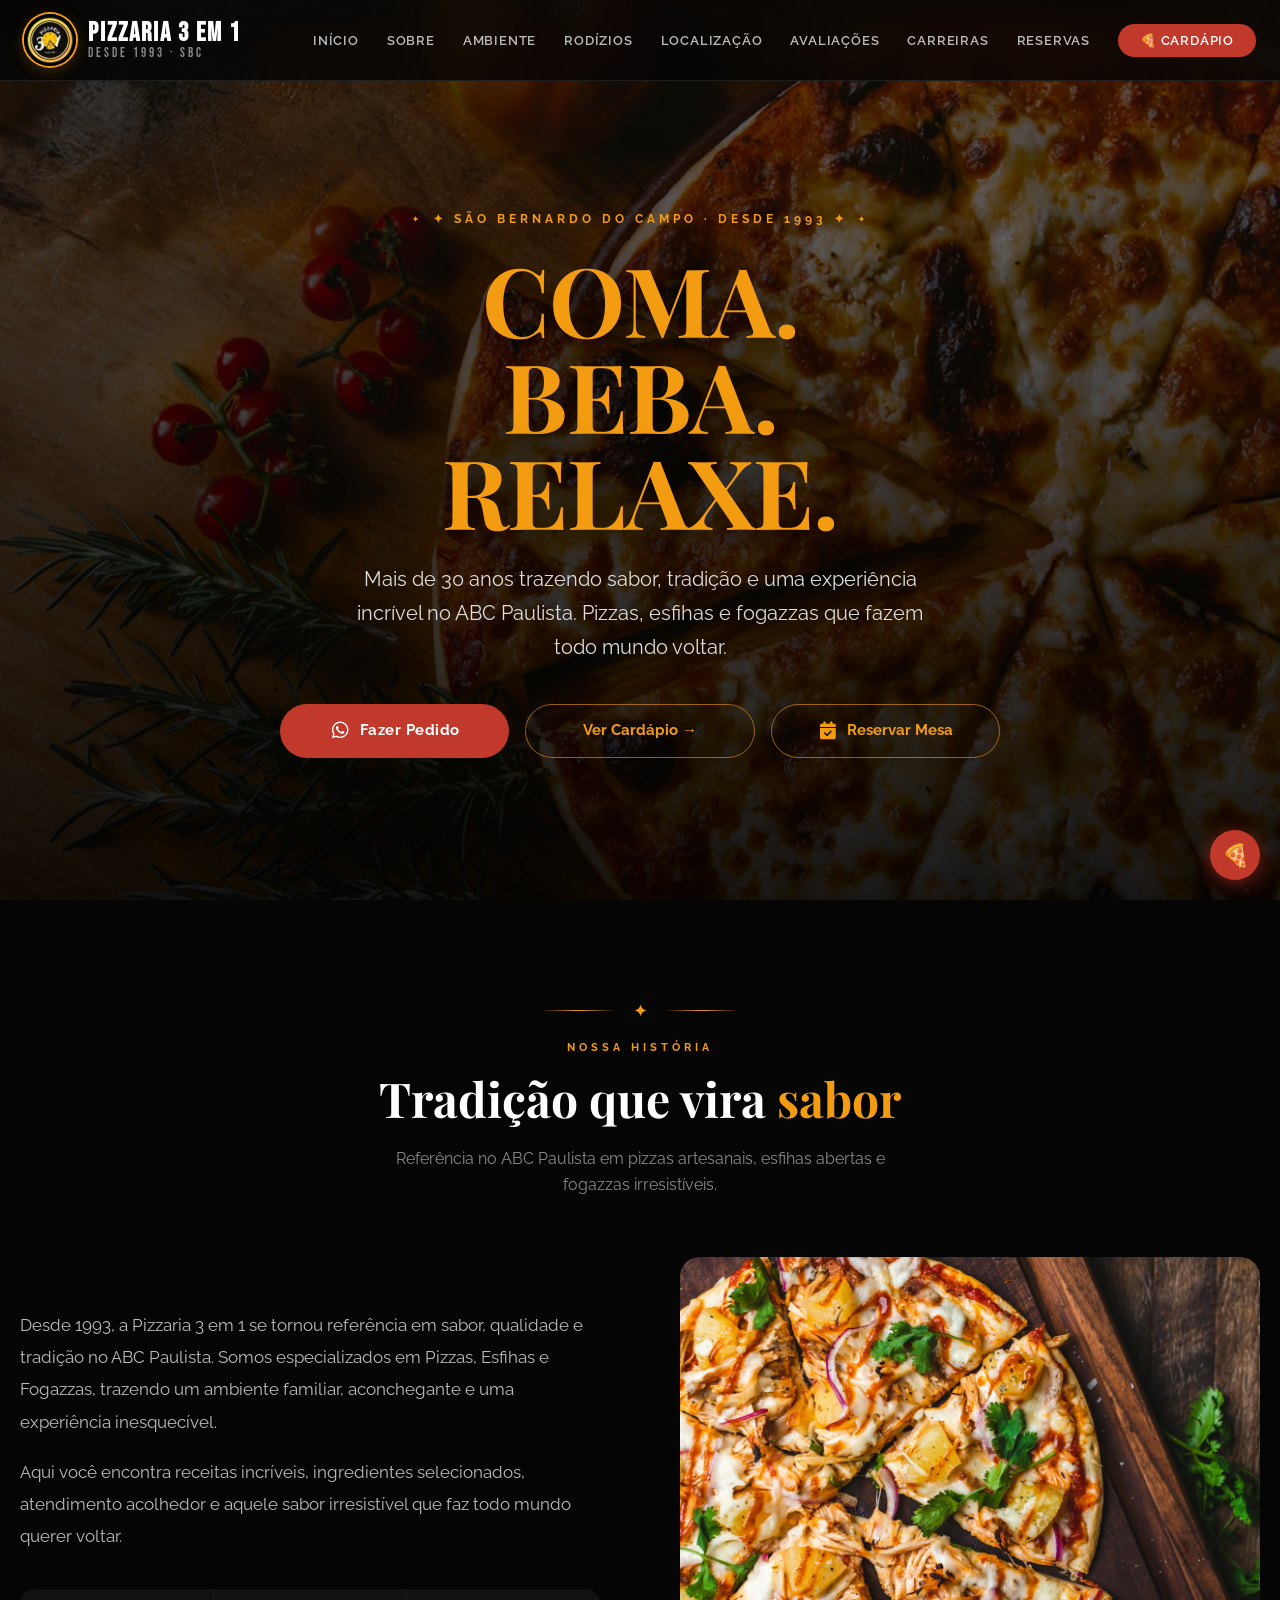
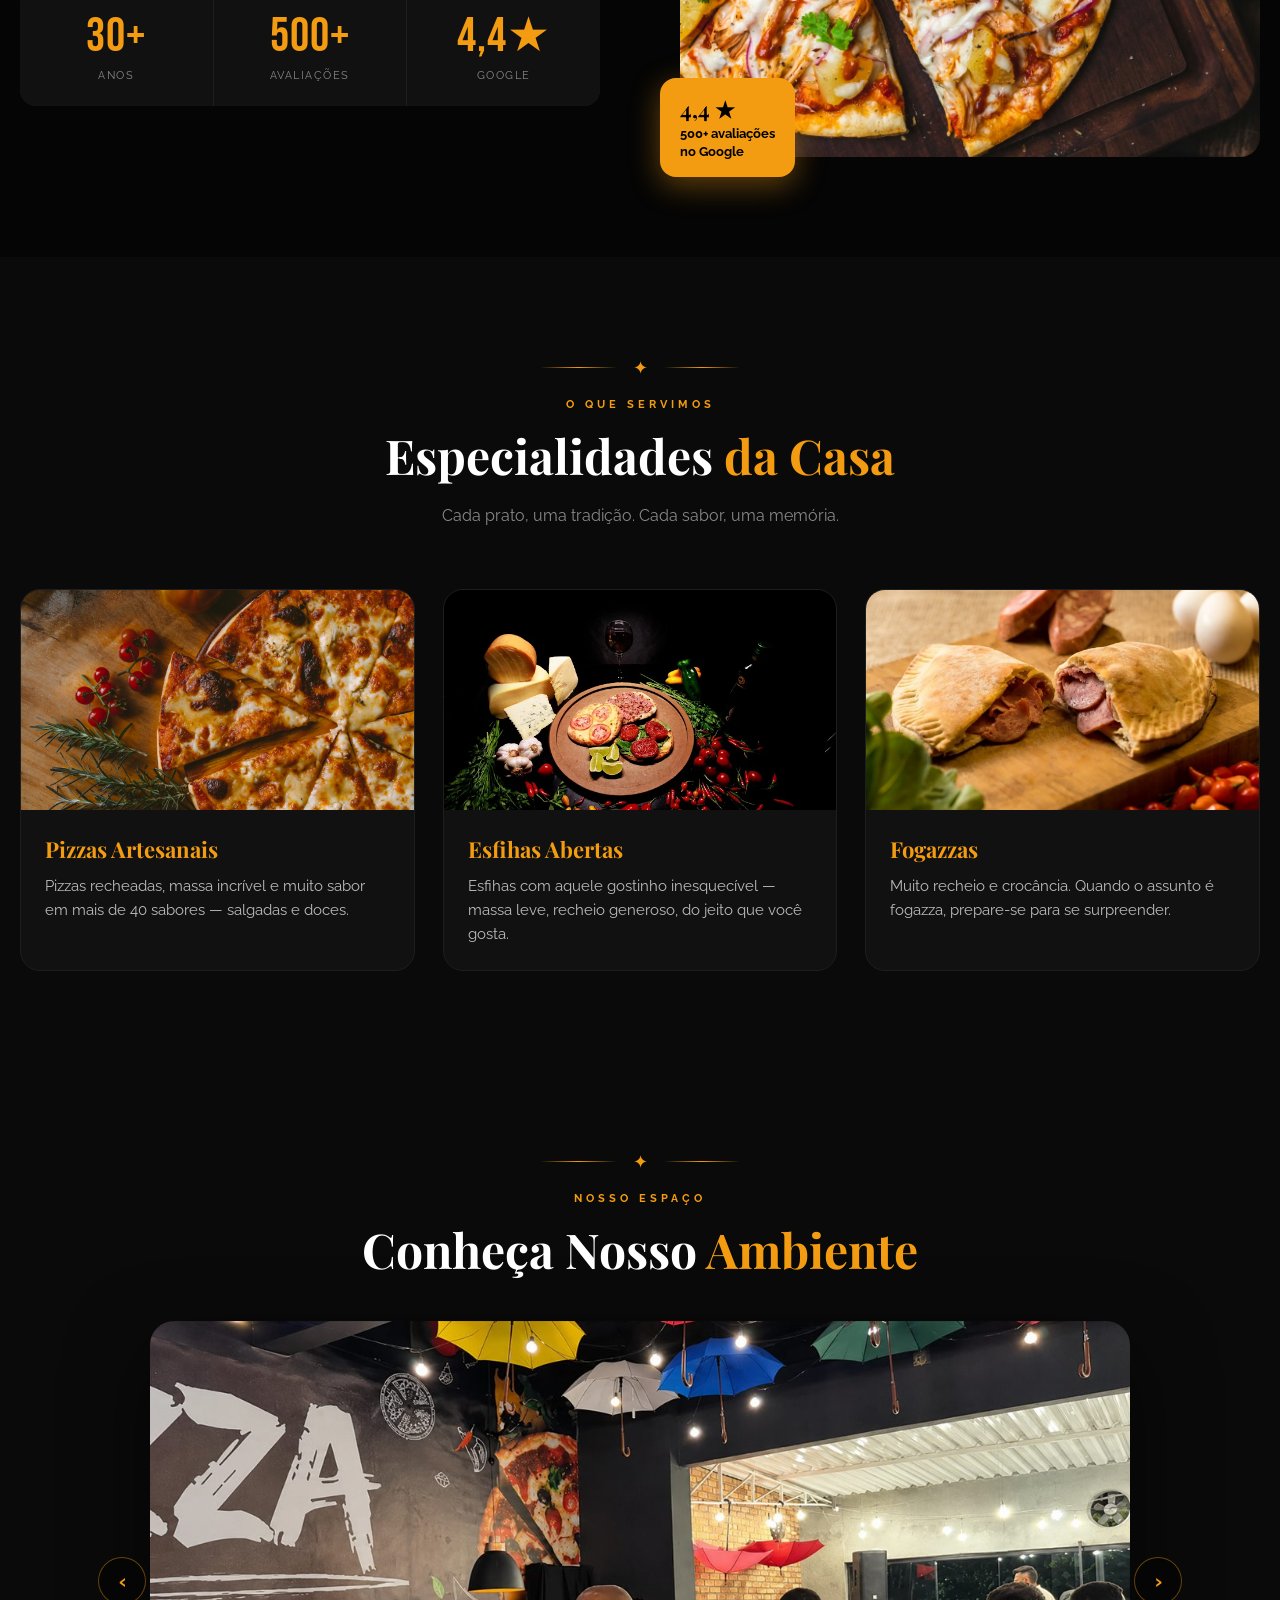
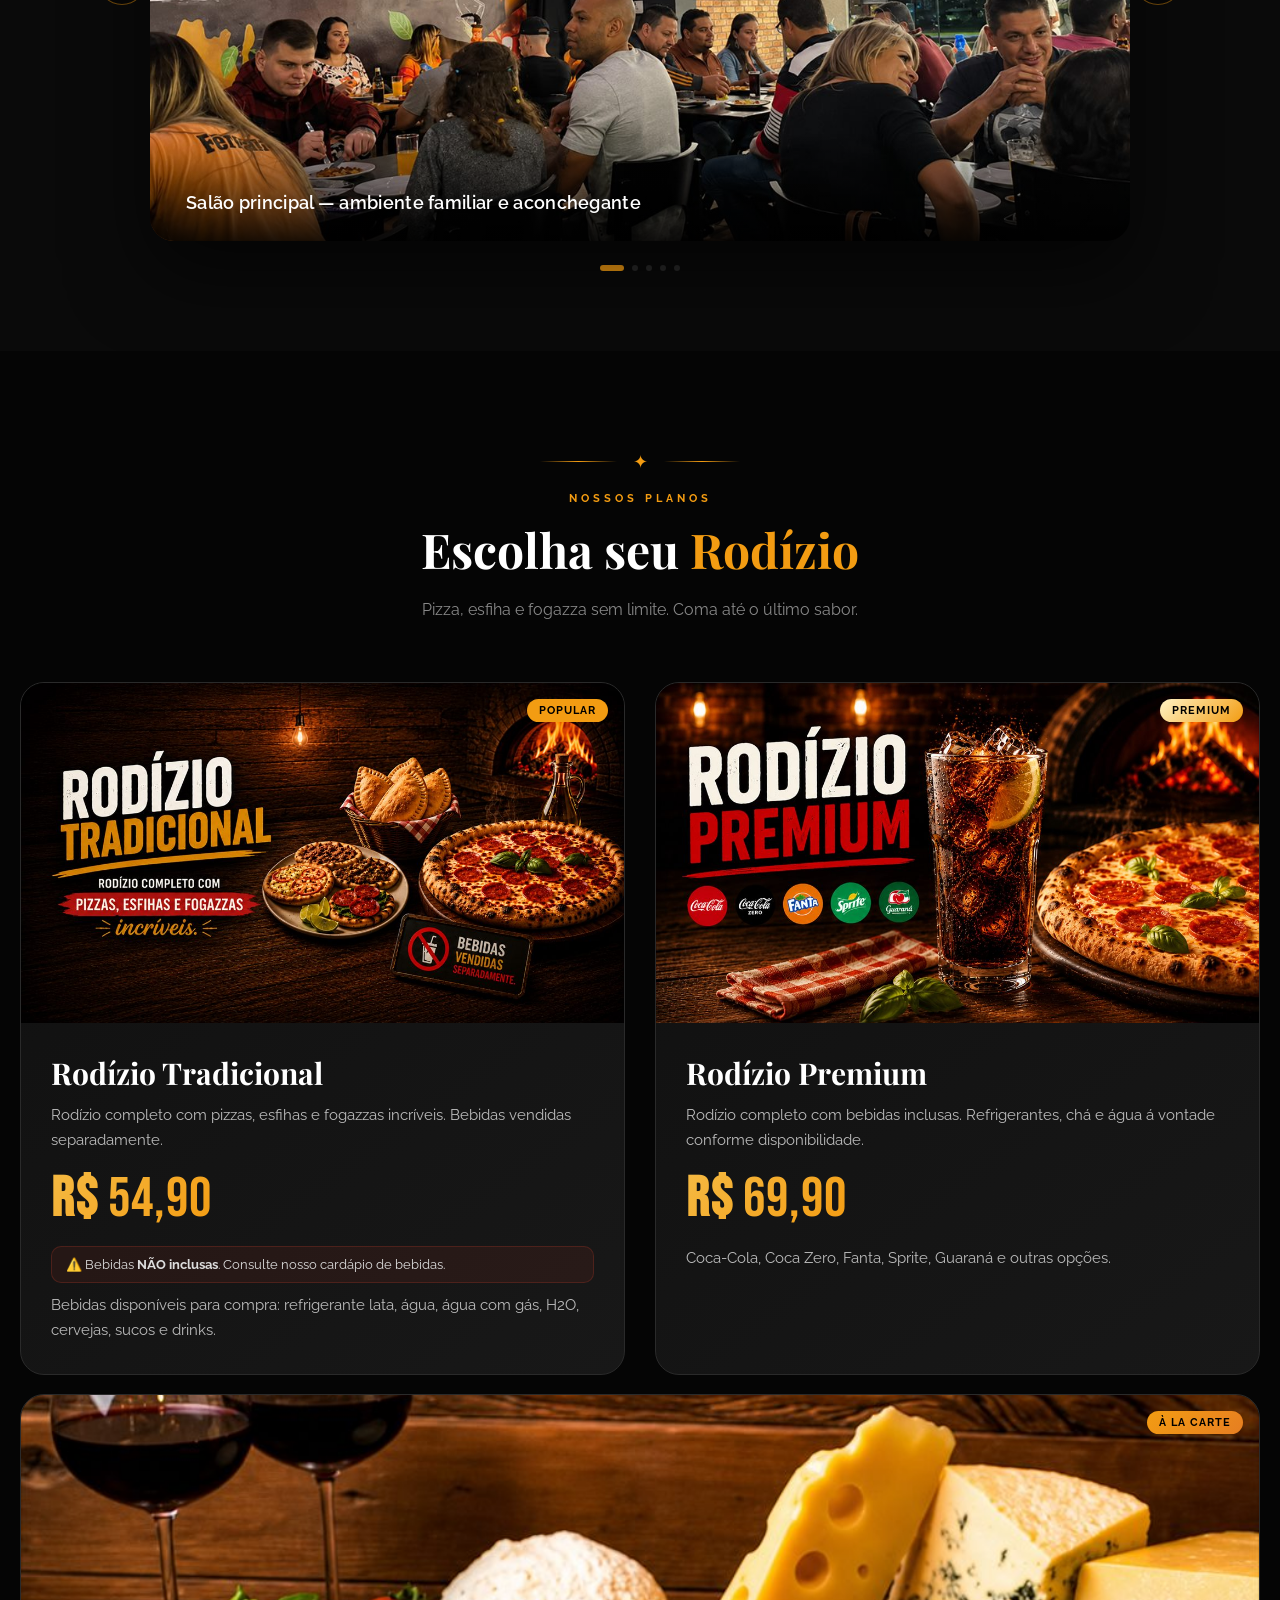
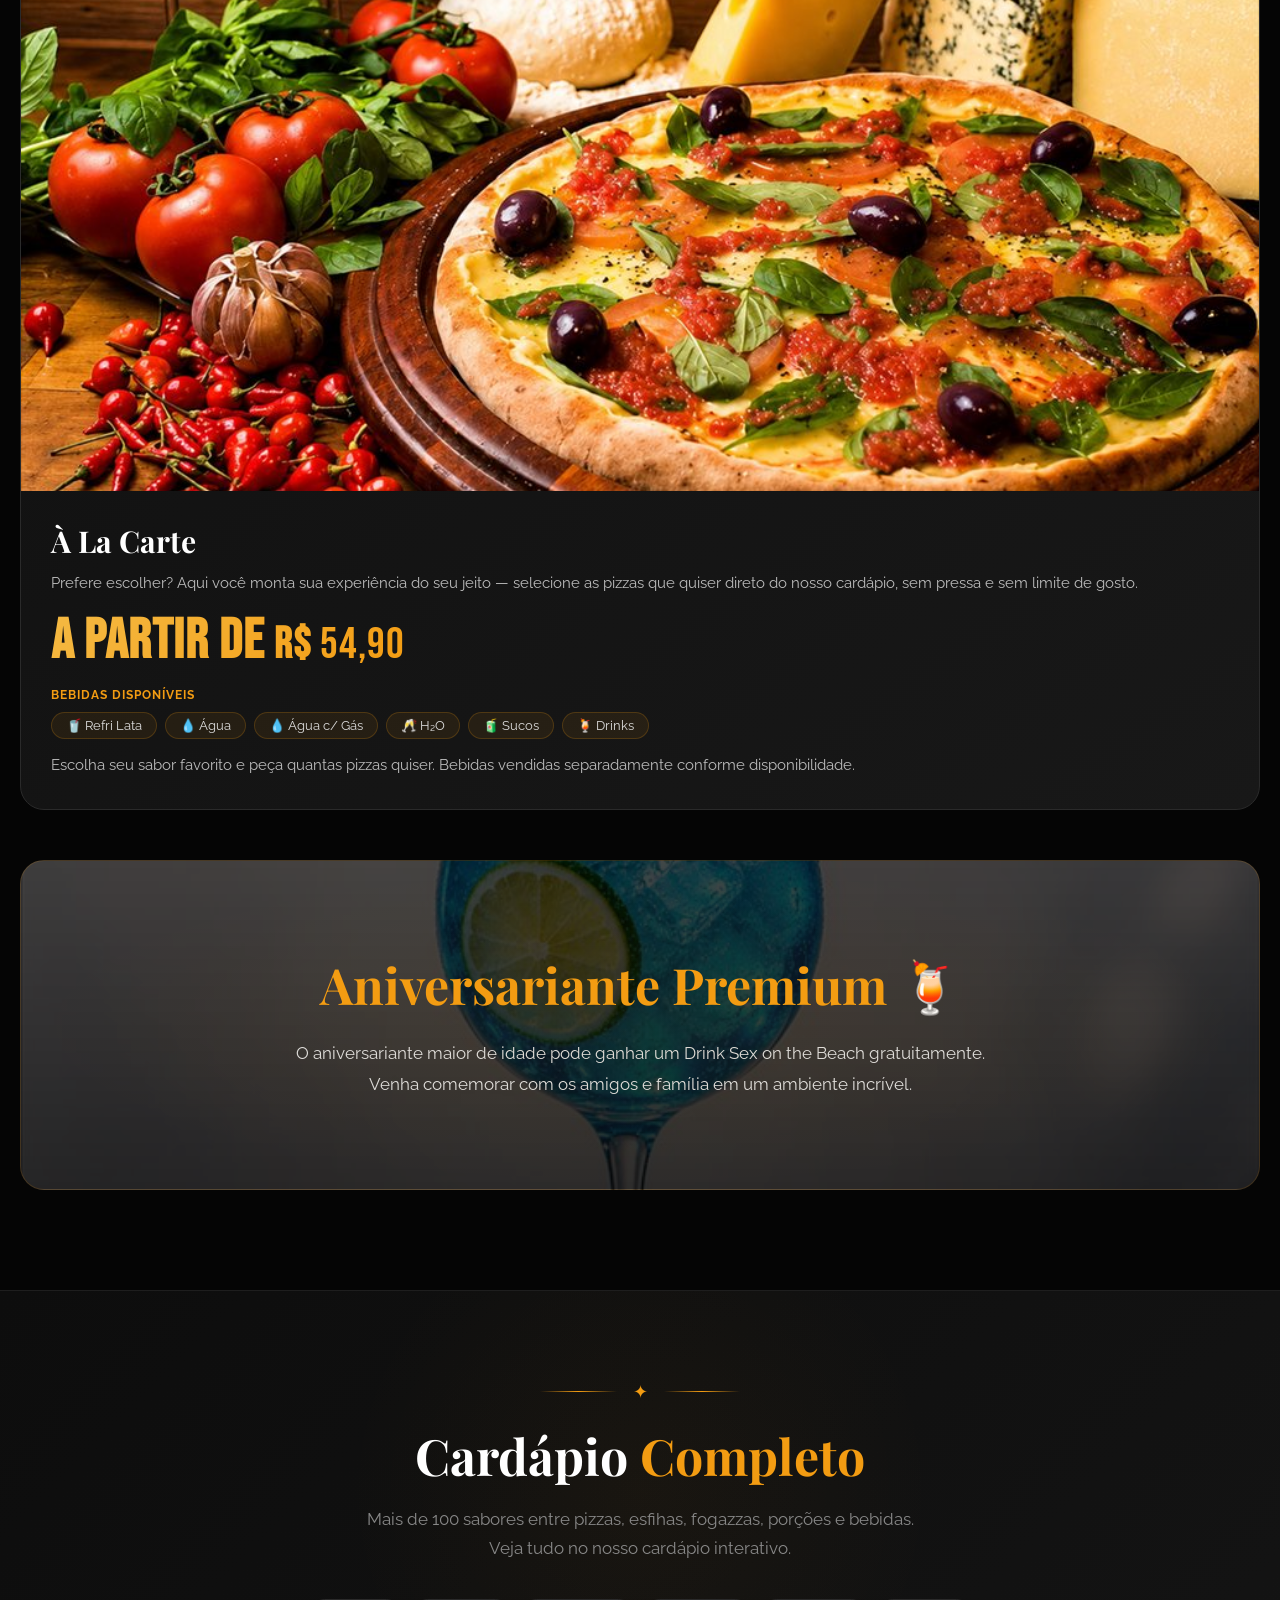
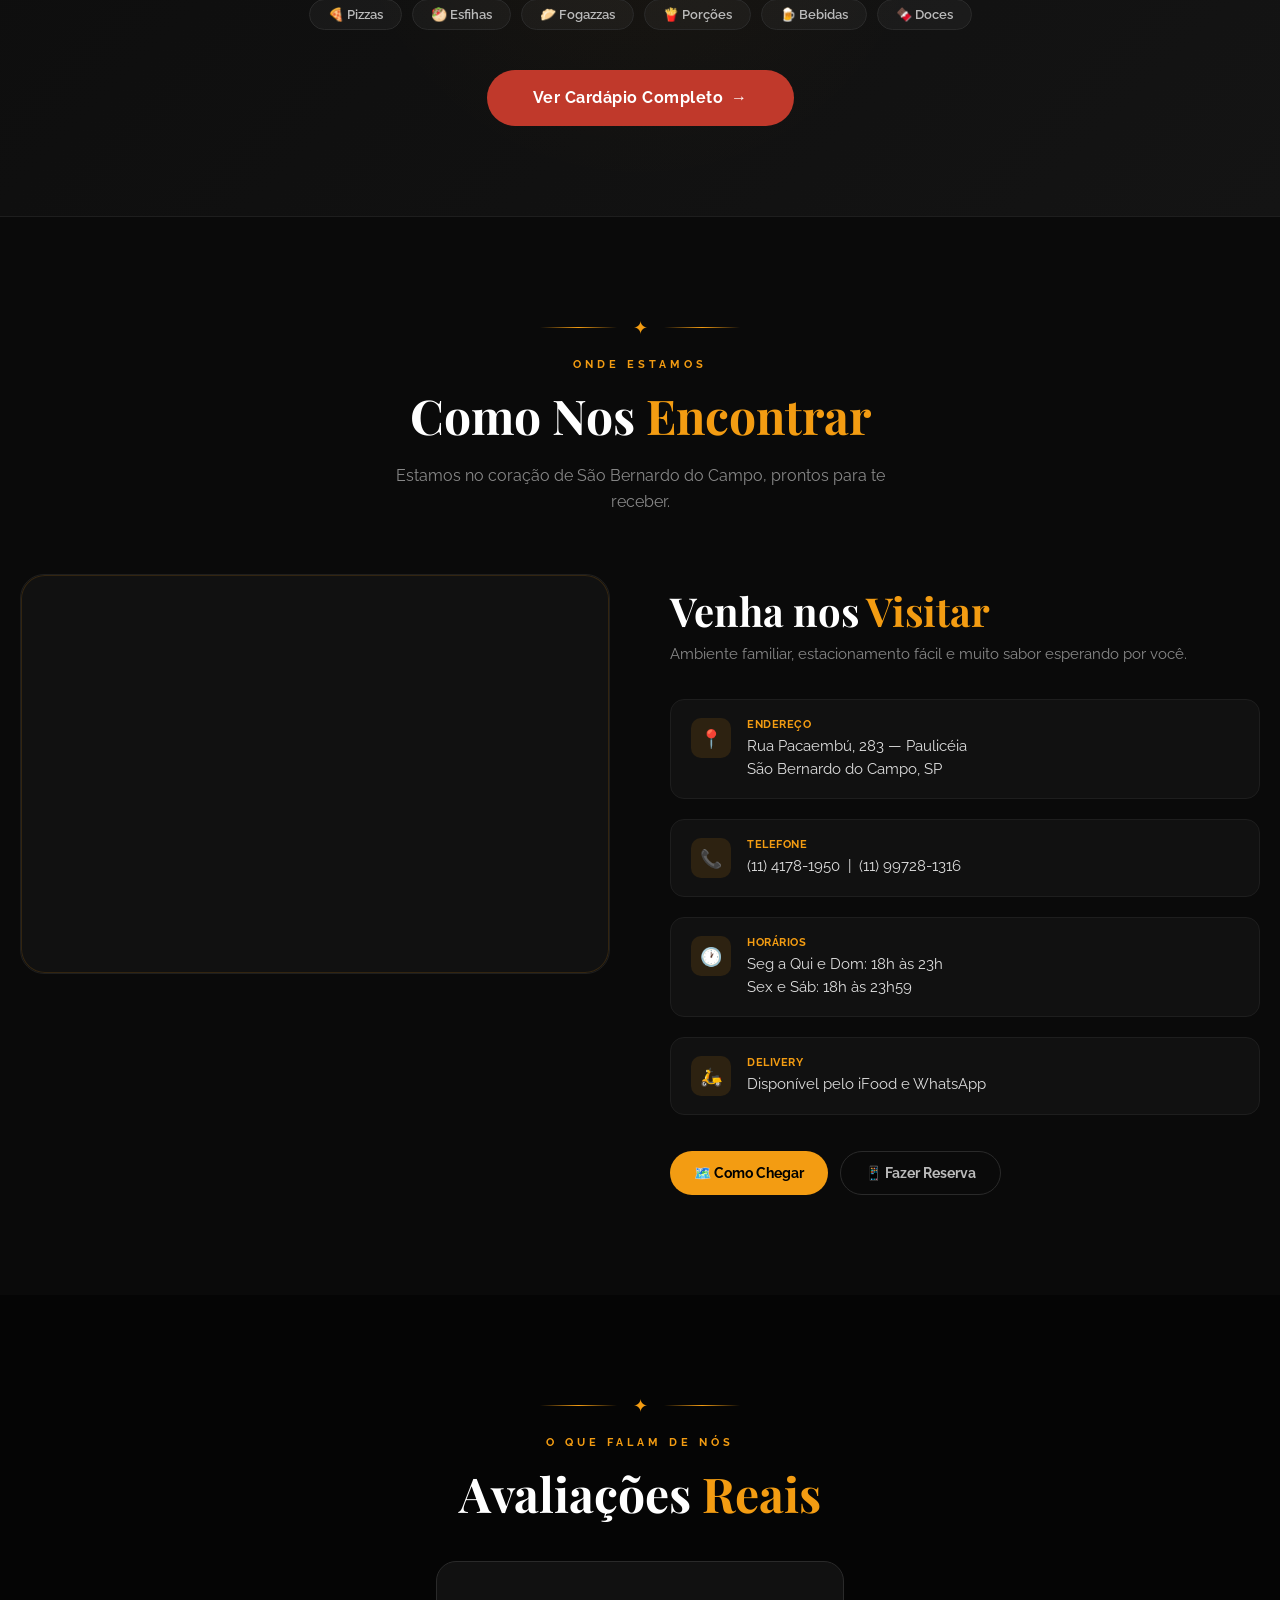
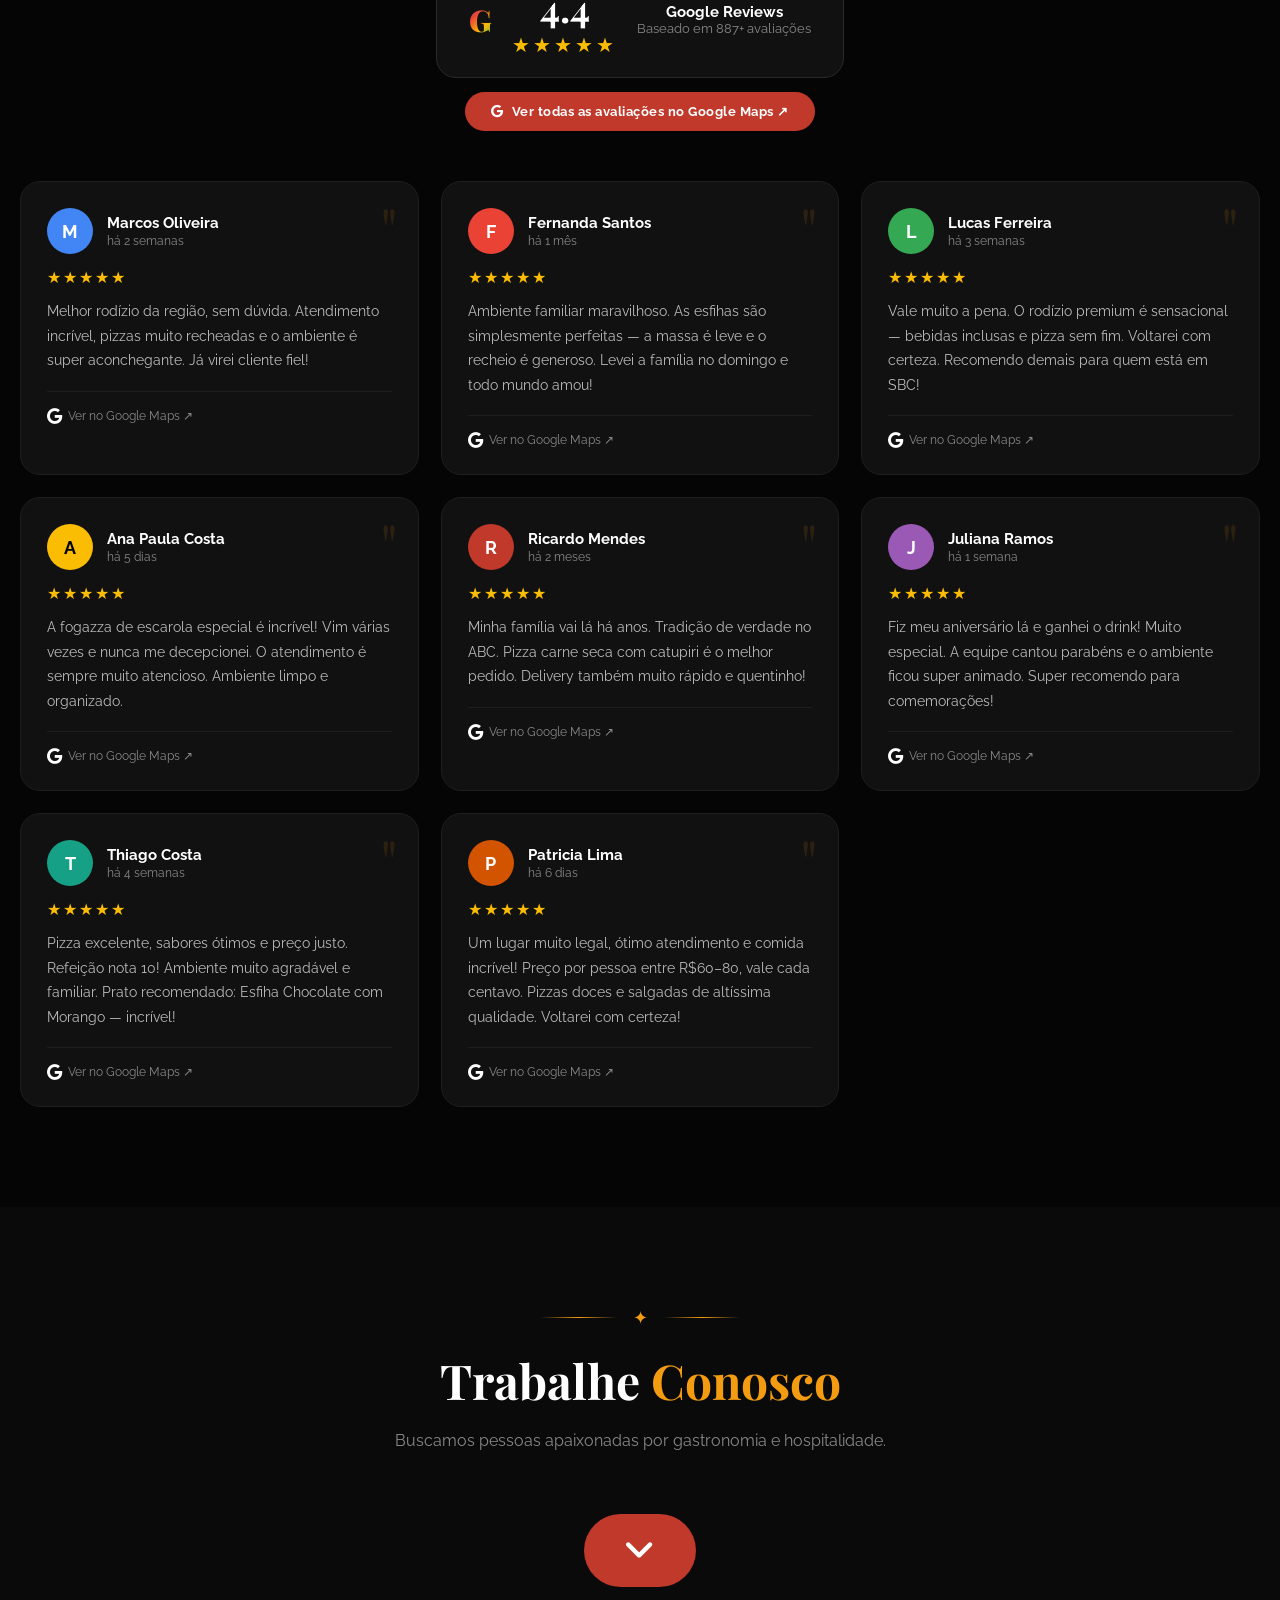
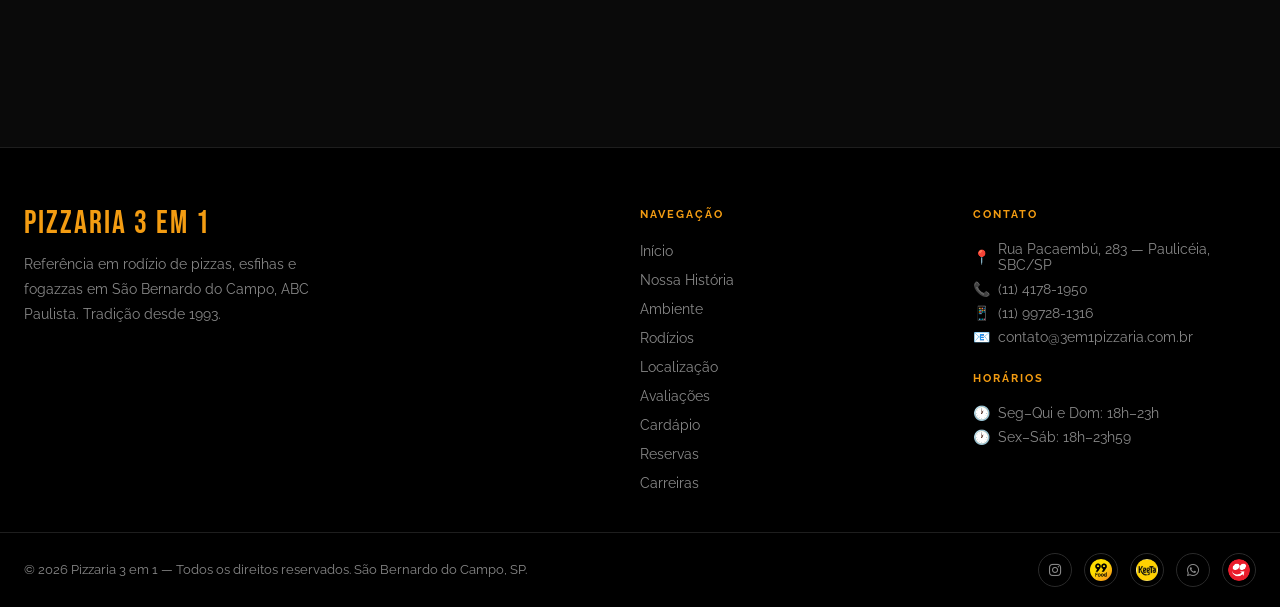
<file: index.html>
<!DOCTYPE html>
<html lang="pt-BR">
<head>
  <meta charset="UTF-8" />
  <meta name="viewport" content="width=device-width, initial-scale=1.0" />
  <!-- Feito por:  -->
  <!-- Ajustes iniciais de informações do site-->
  <title>Pizzaria 3 em 1 | Melhor Rodízio de Pizza em São Bernardo do Campo — ABC Paulista</title>
  <meta name="description" content="A Pizzaria 3 em 1 é referência em rodízio de pizzas, esfihas e fogazzas em São Bernardo do Campo. Mais de 30 anos de tradição no ABC Paulista. Delivery, rodízio e ambiente familiar. (11) 99728-1316.">
  <meta name="keywords" content="pizzaria são bernardo do campo, rodízio pizza ABC paulista, delivery pizza SBC, pizzaria 3 em 1, esfiha são bernardo, fogazza SBC, melhor pizzaria ABC, rodízio pizza paulicéia, pizza delivery são bernardo">
  <meta name="robots" content="index, follow">
  <meta name="author" content="Pizzaria 3 em 1">
  <link rel="canonical" href="https://vinibr07gomes-alt.github.io/Pizzaria31/">

  <!--  OPEN GRAPH  - Prévia do site em compartilhamento -->
  <meta property="og:type" content="restaurant">
  <meta property="og:title" content="Pizzaria 3 em 1 — Coma. Beba. Relaxe. | São Bernardo do Campo">
  <meta property="og:description" content="O melhor rodízio de pizzas, esfihas e fogazzas do ABC Paulista. Mais de 30 anos de tradição em São Bernardo do Campo. Reserve sua mesa!">
  <meta property="og:image" content="https://vinibr07gomes-alt.github.io/Pizzaria31/imagens/heroback.avif">
  <meta property="og:url" content="https://vinibr07gomes-alt.github.io/Pizzaria31/">
  <meta property="og:site_name" content="Pizzaria 3 em 1">
  <meta property="og:locale" content="pt_BR">

  <!--  TWITTER CARD - Prévia do site em compartilhamento  -->
  <meta name="twitter:card" content="summary_large_image">
  <meta name="twitter:title" content="Pizzaria 3 em 1 — São Bernardo do Campo">
  <meta name="twitter:description" content="O melhor rodízio de pizzas, esfihas e fogazzas do ABC Paulista. Tradição desde 1993.">
  <meta name="twitter:image" content="https://vinibr07gomes-alt.github.io/Pizzaria31/imagens/heroback.avif">

  <!-- FONTS - Fontes do site  -->
  <link rel="preconnect" href="https://fonts.googleapis.com">
  <link rel="preconnect" href="https://fonts.gstatic.com" crossorigin>
  <link href="https://fonts.googleapis.com/css2?family=Playfair+Display:wght@700;900&family=Raleway:wght@400;600;700&family=Bebas+Neue&family=Barlow+Condensed:wght@700;800&display=swap" rel="stylesheet">

  <!-- LOCAL BUSINESS SCHEMA - Passando dados para o Google melhorar a pesquisa -->
  <script type="application/ld+json">
  {
    "@context": "https://schema.org",
    "@type": "Restaurant",
    "name": "Pizzaria 3 em 1",
    "image": "https://vinibr07gomes-alt.github.io/Pizzaria31/imagens/heroback.avif",
    "description": "Pizzaria especializada em rodízio de pizzas, esfihas e fogazzas em São Bernardo do Campo, ABC Paulista.",
    "url": "https://vinibr07gomes-alt.github.io/Pizzaria31/",
    "telephone": ["+55-11-4178-1950", "+55-11-99728-1316"],
    "email": "contato@3em1pizzaria.com.br",
    "address": {
      "@type": "PostalAddress",
      "streetAddress": "Rua Pacaembú, 283",
      "addressLocality": "São Bernardo do Campo",
      "addressRegion": "SP",
      "postalCode": "09778-000",
      "addressCountry": "BR"
    },
    "geo": {
      "@type": "GeoCoordinates",
      "latitude": -23.6939,
      "longitude": -46.5649
    },
    "openingHoursSpecification": [
      { "@type": "OpeningHoursSpecification", "dayOfWeek": ["Monday","Tuesday","Wednesday","Thursday","Sunday"], "opens": "18:00", "closes": "23:00" },
      { "@type": "OpeningHoursSpecification", "dayOfWeek": ["Friday","Saturday"], "opens": "18:00", "closes": "23:59" }
    ],
    "servesCuisine": ["Pizza", "Esfiha", "Fogazza", "Comida Brasileira"],
    "priceRange": "$$",
    "aggregateRating": { "@type": "AggregateRating", "ratingValue": "4.4", "reviewCount": "500" },
    "hasMenu": "https://vinibr07gomes-alt.github.io/Pizzaria31/cardapio.html"
  }
  </script>
  <!-- fontawasome - Framework -->
  <link rel="stylesheet" href="https://cdnjs.cloudflare.com/ajax/libs/font-awesome/6.7.2/css/all.min.css" crossorigin="anonymous" referrerpolicy="no-referrer" />
  <!-- Style.css -->
   <link rel="stylesheet" href="CSS/style.css">
<style>
    *,
*::before,
*::after {
    cursor: url("imagens/cursor2.cur"), auto !important;
}
  </style>
</head>
<body>

<!--  HEADER PREMIUM  -->
<header id="mainHeader" role="banner">
  <nav aria-label="Navegação principal">
    <div class="logo-wrap">
      <a href="#home" aria-label="Voltar ao início">
        <img class="logo-icon" src="imagens/logo.jpg" alt="Logo da Pizzaria 3 em 1">     </a>
      <div class="logo-text" aria-label="Pizzaria 3 em 1">
        <strong class="logo-title">Pizzaria 3 em 1</strong>
        <span class="logo-sub">Desde 1993 · SBC</span>
      </div>
    </div>
<!-- Navegação - Navbar -->
    <div class="nav-links" role="navigation">
      <a href="#home">Início</a>
      <a href="#sobre">Sobre</a>
      <a href="#ambiente">Ambiente</a>
      <a href="#rodizio">Rodízios</a>
      <a href="#localizacao">Localização</a>
      <a href="#avaliacoes">Avaliações</a>
      <a href="#carreiras">Carreiras</a>
      <a href="reserva.html">Reservas</a>
      <a href="cardapio.html" class="nav-cta" aria-label="Ver cardápio completo"><span>🍕 Cardápio</span></a>
      
    </div>
    <!-- Menu Mobile -->
    <button class="pizza-menu-btn" id="pizzaMenuBtn" aria-label="Abrir menu de navegação" aria-expanded="false">
      <span class="pizza-slice" id="pizzaSlice" aria-hidden="true">🍕</span>
    </button>
  </nav>
</header>

<!-- NAV MOBILE -->
<nav class="mobile-nav" id="mobileNav" aria-label="Menu mobile" aria-hidden="true">
  <button class="mobile-nav-close" id="mobileNavClose" aria-label="Fechar menu">✕</button>
  <img class="mobile-nav-logo" src="imagens/logo.jpg" alt="Logo da Pizzaria 3 em 1">
  <a href="#home" class="mobile-link">Início</a>
  <a href="#sobre" class="mobile-link">Sobre</a>
  <a href="#ambiente" class="mobile-link">Ambiente</a>
  <a href="#rodizio" class="mobile-link">Rodízios</a>
  <a href="#localizacao" class="mobile-link">Localização</a>
  <a href="#avaliacoes" class="mobile-link">Avaliações</a>
  <a href="#carreiras" class="mobile-link">Carreiras</a>
  <a href="reserva.html" class="mobile-link">Reservas</a>
  <a href="cardapio.html" class="mobile-link mobile-link-highlight">🍕 Cardápio</a>
</nav>

<!-- ══════════════════════════════════════════
     HERO PREMIUM
══════════════════════════════════════════ -->
<section class="hero" id="home" aria-label="Banner principal">
  <div class="hero-bg" id="heroBg"></div>
  <div class="hero-overlay"></div>
  <div class="hero-content">
    <div class="hero-eyebrow" aria-hidden="true">✦ São Bernardo do Campo · Desde 1993 ✦</div>
    <h1>COMA.<br>BEBA.<br>RELAXE.</h1>
    <p>Mais de 30 anos trazendo sabor, tradição e uma experiência incrível no ABC Paulista. Pizzas, esfihas e fogazzas que fazem todo mundo voltar.</p>
    <div class="hero-btns">
      <a href="https://wa.me/5511997281316?text=Olá! Gostaria de fazer um pedido" class="btn" target="_blank" rel="noopener" aria-label="Fazer pedido via WhatsApp">
       <i class="fa-brands fa-whatsapp btn-icon" aria-hidden="true"></i>
        <span>Fazer Pedido</span>
      </a>
      <a href="cardapio.html" class="btn-outline" aria-label="Ver cardápio completo">Ver Cardápio →</a>
      <a href="reserva.html" class="btn-outline" aria-label="Fazer reserva">
        <i class="fa-solid fa-calendar-check btn-icon" aria-hidden="true"></i>
        <span>Reservar Mesa</span>
      </a>
    </div>
  </div>

</section>

<!-- ══════════════════════════════════════════
     SOBRE / HISTÓRIA
══════════════════════════════════════════ -->
<section id="sobre" aria-labelledby="sobre-title">
  <div class="container">
    <div class="gold-divider reveal"><span>✦</span></div>
    <p class="section-label reveal">Nossa história</p>
    <h2 class="title reveal" id="sobre-title">Tradição que vira <em>sabor</em></h2>
    <p class="title-sub reveal">Referência no ABC Paulista em pizzas artesanais, esfihas abertas e fogazzas irresistíveis.</p>

    <div class="about-grid">
      <div class="about-text reveal">
        <p>Desde 1993, a Pizzaria 3 em 1 se tornou referência em sabor, qualidade e tradição no ABC Paulista. Somos especializados em Pizzas, Esfihas e Fogazzas, trazendo um ambiente familiar, aconchegante e uma experiência inesquecível.</p>
        <p>Aqui você encontra receitas incríveis, ingredientes selecionados, atendimento acolhedor e aquele sabor irresistível que faz todo mundo querer voltar.</p>
        <div class="about-stats" role="list">
          <div class="stat" role="listitem">
            <span class="stat-num">30+</span>
            <span class="stat-label">Anos</span>
          </div>
          <div class="stat" role="listitem">
            <span class="stat-num">500+</span>
            <span class="stat-label">Avaliações</span>
          </div>
          <div class="stat" role="listitem">
            <span class="stat-num">4,4★</span>
            <span class="stat-label">Google</span>
          </div>
        </div>
      </div>
      <div class="about-img-wrap reveal reveal-delay-2">
        <img
          class="about-img"
          src="imagens/aboutimage.avif"
          alt="Pizza artesanal suculenta da Pizzaria 3 em 1"
          loading="lazy"
          width="600" height="500"
        >
        <div class="about-img-badge" aria-label="Nota 4,4 no Google">
          <strong>4,4 ★</strong>
          500+ avaliações<br>no Google
        </div>
      </div>
    </div>
  </div>
</section>

<!-- ══════════════════════════════════════════
     ESPECIALIDADES
══════════════════════════════════════════ -->
<section aria-labelledby="esp-title" class="section-alt">
  <div class="container">
    <div class="gold-divider reveal"><span>✦</span></div>
    <p class="section-label reveal">O que servimos</p>
    <h2 class="title reveal" id="esp-title">Especialidades <em>da Casa</em></h2>
    <p class="title-sub reveal">Cada prato, uma tradição. Cada sabor, uma memória.</p>
    <div class="cards">
      <div class="card reveal reveal-delay-1">
        <div class="card-img-wrap">
          <img
            src="imagens/heroback.avif" alt="Pizzas Artesanais da Pizzaria 3 em 1"
            loading="lazy" width="900" height="220"
          >
        </div>
        <div class="card-content">
          <h3>Pizzas Artesanais</h3>
          <p>Pizzas recheadas, massa incrível e muito sabor em mais de 40 sabores — salgadas e doces.</p>
        </div>
      </div>
      <div class="card reveal reveal-delay-2">
        <div class="card-img-wrap">
          <img
            src="imagens/esfihas.webp"
            alt="Esfihas Abertas da Pizzaria 3 em 1"
            loading="lazy" width="400" height="220"
          >
        </div>
        <div class="card-content">
          <h3>Esfihas Abertas</h3>
          <p>Esfihas com aquele gostinho inesquecível — massa leve, recheio generoso, do jeito que você gosta.</p>
        </div>
      </div>
      <div class="card reveal reveal-delay-3">
        <div class="card-img-wrap">
          <img
            src="imagens/fog.webp"
            alt="Fogazzas crocantes da Pizzaria 3 em 1"
            loading="lazy" width="400" height="220"
          >
        </div>
        <div class="card-content">
          <h3>Fogazzas</h3>
          <p>Muito recheio e crocância. Quando o assunto é fogazza, prepare-se para se surpreender.</p>
        </div>
      </div>
    </div>
  </div>
</section>

<!-- ══════════════════════════════════════════
     CARROSSEL DE AMBIENTE
══════════════════════════════════════════ -->
<section class="carousel-section" id="ambiente" aria-labelledby="amb-title">
  <div class="gold-divider reveal"><span>✦</span></div>
  <p class="section-label reveal">Nosso espaço</p>
  <h2 class="title reveal" id="amb-title">Conheça Nosso <em>Ambiente</em></h2>
  <div class="carousel-wrapper">
    <div class="carousel-track-outer">
      <div class="carousel-track" id="carouselTrack" role="list">
        <div class="carousel-slide" role="listitem">
          <img src="imagens/ambiente1.jpg" alt="Salão principal — ambiente familiar e aconchegante" loading="lazy" width="1100" height="520">
          <div class="carousel-caption">Salão principal — ambiente familiar e aconchegante</div>
        </div>
        <div class="carousel-slide" role="listitem">
          <img src="imagens/ambiente2.jpg" alt="Mesas e decoração pensadas para o seu conforto" loading="lazy" width="1100" height="520">
          <div class="carousel-caption">Decoração pensada para o seu conforto</div>
        </div>
        <div class="carousel-slide" role="listitem">
          <img src="imagens/ambiente3.avif" alt="Pizzas artesanais saindo do forno" loading="lazy" width="1100" height="520">
          <div class="carousel-caption">Nossas pizzas artesanais saindo do forno</div>
        </div>
        <div class="carousel-slide" role="listitem">
          <img src="imagens/ambiente4.jpg" alt="Nossa equipe pronta para te receber" loading="lazy" width="1100" height="520">
          <div class="carousel-caption">Nossa equipe pronta para te receber</div>
        </div>
        <div class="carousel-slide" role="listitem">
          <img src="imagens/ambiente5.avif" alt="Esfihas abertas com sabores irresistíveis" loading="lazy" width="1100" height="520">
          <div class="carousel-caption">Esfihas abertas com sabores irresistíveis</div>
        </div>
      </div>
    </div>
    <button class="carousel-btn prev" id="carouselPrev" aria-label="Slide anterior">‹</button>
    <button class="carousel-btn next" id="carouselNext" aria-label="Próximo slide">›</button>
  </div>
  <div class="carousel-dots" id="carouselDots" role="tablist" aria-label="Slides do carrossel"></div>
</section>

<!-- ══════════════════════════════════════════
     RODÍZIOS
══════════════════════════════════════════ -->
<section id="rodizio" aria-labelledby="rod-title">
  <div class="container">
    <div class="gold-divider reveal"><span>✦</span></div>
    <p class="section-label reveal">Nossos planos</p>
    <h2 class="title reveal" id="rod-title">Escolha seu <em>Rodízio</em></h2>
    <p class="title-sub reveal">Pizza, esfiha e fogazza sem limite. Coma até o último sabor.</p>

    <div class="rodizios">
      <div class="rodizio-box reveal reveal-delay-1">
        <div class="rodizio-box-img-wrap">
          <img src="imagens/tradicional.jpg" alt="Rodízio Tradicional da Pizzaria 3 em 1" loading="lazy" width="600" height="280">
          <span class="rodizio-badge">Popular</span>
        </div>
        <div class="rodizio-content">
          <h3>Rodízio Tradicional</h3>
          <p>Rodízio completo com pizzas, esfihas e fogazzas incríveis. Bebidas vendidas separadamente.</p>
          <div class="price" aria-label="Preço: R$ 54,90">R$ <span class="price-strong">54,90</span></div>
          <div class="rodizio-alert">⚠️ Bebidas <strong>NÃO inclusas</strong>. Consulte nosso cardápio de bebidas.</div>
          <p class="rodizio-drinks">Bebidas disponíveis para compra: refrigerante lata, água, água com gás, H2O, cervejas, sucos e drinks.</p>
        </div>
      </div>
      <div class="rodizio-box reveal reveal-delay-2">
        <div class="rodizio-box-img-wrap">
          <img src="imagens/premium.jpg" alt="Rodízio Premium da Pizzaria 3 em 1" loading="lazy" width="600" height="280">
          <span class="rodizio-badge rodizio-badge-premium">Premium</span>
        </div>
        <div class="rodizio-content">
          <h3>Rodízio Premium</h3>
          <p>Rodízio completo com bebidas inclusas. Refrigerantes, chá e água á vontade conforme disponibilidade.</p>
          <div class="price" aria-label="Preço: R$ 69,90">R$ <span class="price-strong">69,90</span></div>
          <p class="rodizio-note">Coca-Cola, Coca Zero, Fanta, Sprite, Guaraná e outras opções.</p>
        </div>
      </div>
    </div>

    <br>
    
<div class="rodizio-box reveal reveal-delay-3">
  <div class="rodizio-box-img-wrap">
    <img src="imagens/pizza.jpg" alt="Pizza à la carte Pizzaria 3 em 1" loading="lazy" width="600" height="280">
    <span class="rodizio-badge rodizio-badge-la-carte">À La Carte</span>
  </div>
  <div class="rodizio-content">
    <h3>À La Carte</h3>
    <p>Prefere escolher? Aqui você monta sua experiência do seu jeito — selecione as pizzas que quiser direto do nosso cardápio, sem pressa e sem limite de gosto.</p>
    <div class="price" aria-label="Pizzas a partir de R$ 54,90">A partir de <span class="price-large">R$&nbsp;<span class="price-strong">54,90</span></span></div>
    <div class="beverage-block">
      <div class="beverage-label">Bebidas disponíveis</div>
      <div class="beverage-chips">
        <span class="beverage-chip">🥤 Refri Lata</span>
        <span class="beverage-chip">💧 Água</span>
        <span class="beverage-chip">💧 Água c/ Gás</span>
        <span class="beverage-chip">🥂 H₂O</span>
        <span class="beverage-chip">🧃 Sucos</span>
        <span class="beverage-chip">🍹 Drinks</span>
      </div>
    </div>
    <p class="menu-card-note">Escolha seu sabor favorito e peça quantas pizzas quiser. Bebidas vendidas separadamente conforme disponibilidade.</p>
  </div>
</div>

    <div class="birthday reveal">
      <h2>Aniversariante Premium 🍹</h2>
      <p>O aniversariante maior de idade pode ganhar um Drink Sex on the Beach gratuitamente. Venha comemorar com os amigos e família em um ambiente incrível.</p>
    </div>
  </div>
</section>

<!-- ══════════════════════════════════════════
     CTA CARDÁPIO
══════════════════════════════════════════ -->
<section class="menu-cta-section" aria-labelledby="cta-title">
  <div class="container reveal">
    <div class="gold-divider"><span>✦</span></div>
    <h2 id="cta-title">Cardápio <em>Completo</em></h2>
    <p>Mais de 100 sabores entre pizzas, esfihas, fogazzas, porções e bebidas. Veja tudo no nosso cardápio interativo.</p>
    <div class="menu-cta-tags">
      <span class="tag">🍕 Pizzas</span>
      <span class="tag">🥙 Esfihas</span>
      <span class="tag">🥟 Fogazzas</span>
      <span class="tag">🍟 Porções</span>
      <span class="tag">🍺 Bebidas</span>
      <span class="tag">🍫 Doces</span>
    </div>
    <a href="cardapio.html" class="btn btn-wide" aria-label="Ver cardápio completo">
      <span>Ver Cardápio Completo</span> →
    </a>
  </div>
</section>

<!-- ══════════════════════════════════════════
     LOCALIZAÇÃO
══════════════════════════════════════════ -->
<section class="location-section" id="localizacao" aria-labelledby="loc-title">
  <div class="container">
    <div class="gold-divider reveal"><span>✦</span></div>
    <p class="section-label reveal text-center">Onde estamos</p>
    <h2 class="title reveal" id="loc-title">Como Nos <em>Encontrar</em></h2>
    <p class="title-sub reveal">Estamos no coração de São Bernardo do Campo, prontos para te receber.</p>
  </div>
  <div class="location-grid">
    <div class="location-map reveal">
      <!-- MAPA COM COORDENADAS REAIS DA RUA PACAEMBÚ, 283 -->
      <iframe
        src="https://www.google.com/maps/embed?pb=!1m18!1m12!1m3!1d3654.2!2d-46.549071!3d-23.682511!2m3!1f0!2f0!3f0!3m2!1i1024!2i768!4f13.1!3m3!1m2!1s0x94ce4486c3acd0c5%3A0x5b7b5e5e5e5e5e5e!2sR.%20Pacaemb%C3%BA%2C%20283%20-%20Pauliceia%2C%20S%C3%A3o%20Bernardo%20do%20Campo%20-%20SP%2C%2009692-040!5e0!3m2!1spt-BR!2sbr!4v1700000000000!5m2!1spt-BR!2sbr"
        title="Localização da Pizzaria 3 em 1 — Rua Pacaembú, 283, São Bernardo do Campo"
        loading="lazy"
        referrerpolicy="no-referrer-when-downgrade"
        allowfullscreen
      ></iframe>
      <div class="location-map-overlay" aria-hidden="true"></div>
    </div>
    <div class="location-info reveal reveal-delay-2">
      <h2>Venha nos <em>Visitar</em></h2>
      <p class="loc-sub">Ambiente familiar, estacionamento fácil e muito sabor esperando por você.</p>
      <div class="loc-items">
        <div class="loc-item">
          <div class="loc-icon" aria-hidden="true">📍</div>
          <div class="loc-text">
            <strong>Endereço</strong>
            <p>Rua Pacaembú, 283 — Paulicéia<br>São Bernardo do Campo, SP</p>
          </div>
        </div>
        <div class="loc-item">
          <div class="loc-icon" aria-hidden="true">📞</div>
          <div class="loc-text">
            <strong>Telefone</strong>
            <p><a href="tel:+551141781950">(11) 4178-1950</a> &nbsp;|&nbsp; <a href="tel:+5511997281316">(11) 99728-1316</a></p>
          </div>
        </div>
        <div class="loc-item">
          <div class="loc-icon" aria-hidden="true">🕐</div>
          <div class="loc-text">
            <strong>Horários</strong>
            <p>Seg a Qui e Dom: 18h às 23h<br>Sex e Sáb: 18h às 23h59</p>
          </div>
        </div>
        <div class="loc-item">
          <div class="loc-icon" aria-hidden="true">🛵</div>
          <div class="loc-text">
            <strong>Delivery</strong>
            <p>Disponível pelo iFood e WhatsApp</p>
          </div>
        </div>
      </div>
      <div class="loc-btns">
        <a href="https://maps.google.com/?q=Rua+Pacaembú+283+São+Bernardo+do+Campo" target="_blank" rel="noopener" class="loc-btn loc-btn-primary" aria-label="Abrir rota no Google Maps">
          🗺️ Como Chegar
        </a>
        <a href="reserva.html" class="loc-btn loc-btn-secondary" aria-label="Fazer reserva">
  📱 Fazer Reserva
</a>
        </a>
      </div>
    </div>
  </div>
</section>

<!-- ══════════════════════════════════════════
     AVALIAÇÕES GOOGLE
══════════════════════════════════════════ -->
<section id="avaliacoes" aria-labelledby="av-title">
  <div class="container">
    <div class="reviews-header reveal">
      <div class="gold-divider"><span>✦</span></div>
      <p class="section-label">O que falam de nós</p>
      <h2 class="title" id="av-title">Avaliações <em>Reais</em></h2>
      <div class="google-rating" role="img" aria-label="Nota 4.4 de 5 no Google, baseado em mais de 887 avaliações">
        <span class="google-logo" aria-hidden="true">G</span>
        <div>
          <div class="g-score" aria-hidden="true">4.4</div>
          <div class="g-stars" aria-hidden="true">★★★★★</div>
        </div>
        <div>
          <div class="review-source-title">Google Reviews</div>
          <div class="g-count">Baseado em 887+ avaliações</div>
        </div>
      </div>
      <div class="review-action">
        <a href="https://www.google.com/maps/search/Pizzaria+3+em+1+Rua+Pacaemb%C3%BA+283+S%C3%A3o+Bernardo+do+Campo/@-23.6939,-46.5649,17z" target="_blank" rel="noopener" class="btn btn-review" aria-label="Ver todas as avaliações no Google Maps">
          <i class="fa-brands fa-google"></i>
          Ver todas as avaliações no Google Maps ↗
        </a>
      </div>
    </div>

    <div class="reviews-grid">
      <a href="https://www.google.com/maps/search/Pizzaria+3+em+1+Rua+Pacaemb%C3%BA+283+S%C3%A3o+Bernardo+do+Campo/@-23.6939,-46.5649,17z" target="_blank" rel="noopener" class="review-card review-link-card reveal reveal-delay-1" aria-label="Ver avaliação de Marcos Oliveira no Google">
        <div class="review-top">
          <div class="review-avatar avatar-blue" aria-hidden="true">M</div>
          <div>
            <div class="review-name">Marcos Oliveira</div>
            <div class="review-date">há 2 semanas</div>
          </div>
        </div>
        <div class="review-stars" aria-label="5 de 5 estrelas">★★★★★</div>
        <p class="review-text">Melhor rodízio da região, sem dúvida. Atendimento incrível, pizzas muito recheadas e o ambiente é super aconchegante. Já virei cliente fiel!</p>
        <div class="review-google-badge">
          <i class="fa-brands fa-google"></i>
          <span>Ver no Google Maps ↗</span>
        </div>
      </a>

      <a href="https://www.google.com/maps/search/Pizzaria+3+em+1+Rua+Pacaemb%C3%BA+283+S%C3%A3o+Bernardo+do+Campo/@-23.6939,-46.5649,17z" target="_blank" rel="noopener" class="review-card review-link-card reveal reveal-delay-2" aria-label="Ver avaliação de Fernanda Santos no Google">
        <div class="review-top">
          <div class="review-avatar avatar-red" aria-hidden="true">F</div>
          <div>
            <div class="review-name">Fernanda Santos</div>
            <div class="review-date">há 1 mês</div>
          </div>
        </div>
        <div class="review-stars" aria-label="5 de 5 estrelas">★★★★★</div>
        <p class="review-text">Ambiente familiar maravilhoso. As esfihas são simplesmente perfeitas — a massa é leve e o recheio é generoso. Levei a família no domingo e todo mundo amou!</p>
        <div class="review-google-badge">
          <i class="fa-brands fa-google"></i>
          <span>Ver no Google Maps ↗</span>
        </div>
      </a>

      <a href="https://www.google.com/maps/search/Pizzaria+3+em+1+Rua+Pacaemb%C3%BA+283+S%C3%A3o+Bernardo+do+Campo/@-23.6939,-46.5649,17z" target="_blank" rel="noopener" class="review-card review-link-card reveal reveal-delay-3" aria-label="Ver avaliação de Lucas Ferreira no Google">
        <div class="review-top">
          <div class="review-avatar avatar-green" aria-hidden="true">L</div>
          <div>
            <div class="review-name">Lucas Ferreira</div>
            <div class="review-date">há 3 semanas</div>
          </div>
        </div>
        <div class="review-stars" aria-label="5 de 5 estrelas">★★★★★</div>
        <p class="review-text">Vale muito a pena. O rodízio premium é sensacional — bebidas inclusas e pizza sem fim. Voltarei com certeza. Recomendo demais para quem está em SBC!</p>
        <div class="review-google-badge">
         <i class="fa-brands fa-google"></i>
          <span>Ver no Google Maps ↗</span>
        </div>
      </a>

      <a href="https://www.google.com/maps/search/Pizzaria+3+em+1+Rua+Pacaemb%C3%BA+283+S%C3%A3o+Bernardo+do+Campo/@-23.6939,-46.5649,17z" target="_blank" rel="noopener" class="review-card review-link-card reveal reveal-delay-1" aria-label="Ver avaliação de Ana Paula Costa no Google">
        <div class="review-top">
          <div class="review-avatar avatar-yellow" aria-hidden="true">A</div>
          <div>
            <div class="review-name">Ana Paula Costa</div>
            <div class="review-date">há 5 dias</div>
          </div>
        </div>
        <div class="review-stars" aria-label="5 de 5 estrelas">★★★★★</div>
        <p class="review-text">A fogazza de escarola especial é incrível! Vim várias vezes e nunca me decepcionei. O atendimento é sempre muito atencioso. Ambiente limpo e organizado.</p>
        <div class="review-google-badge">
        <i class="fa-brands fa-google"></i>
           <span>Ver no Google Maps ↗</span>
        </div>
      </a>

      <a href="https://www.google.com/maps/search/Pizzaria+3+em+1+Rua+Pacaemb%C3%BA+283+S%C3%A3o+Bernardo+do+Campo/@-23.6939,-46.5649,17z" target="_blank" rel="noopener" class="review-card review-link-card reveal reveal-delay-2" aria-label="Ver avaliação de Ricardo Mendes no Google">
        <div class="review-top">
          <div class="review-avatar avatar-dark-red" aria-hidden="true">R</div>
          <div>
            <div class="review-name">Ricardo Mendes</div>
            <div class="review-date">há 2 meses</div>
          </div>
        </div>
        <div class="review-stars" aria-label="5 de 5 estrelas">★★★★★</div>
        <p class="review-text">Minha família vai lá há anos. Tradição de verdade no ABC. Pizza carne seca com catupiri é o melhor pedido. Delivery também muito rápido e quentinho!</p>
        <div class="review-google-badge">
        <i class="fa-brands fa-google"></i>
          <span>Ver no Google Maps ↗</span>
        </div>
      </a>

      <a href="https://www.google.com/maps/search/Pizzaria+3+em+1+Rua+Pacaemb%C3%BA+283+S%C3%A3o+Bernardo+do+Campo/@-23.6939,-46.5649,17z" target="_blank" rel="noopener" class="review-card review-link-card reveal reveal-delay-3" aria-label="Ver avaliação de Juliana Ramos no Google">
        <div class="review-top">
          <div class="review-avatar avatar-purple" aria-hidden="true">J</div>
          <div>
            <div class="review-name">Juliana Ramos</div>
            <div class="review-date">há 1 semana</div>
          </div>
        </div>
        <div class="review-stars" aria-label="5 de 5 estrelas">★★★★★</div>
        <p class="review-text">Fiz meu aniversário lá e ganhei o drink! Muito especial. A equipe cantou parabéns e o ambiente ficou super animado. Super recomendo para comemorações!</p>
        <div class="review-google-badge">
           <i class="fa-brands fa-google"></i>
          <span>Ver no Google Maps ↗</span>
        </div>
      </a>

      <a href="https://www.google.com/maps/search/Pizzaria+3+em+1+Rua+Pacaemb%C3%BA+283+S%C3%A3o+Bernardo+do+Campo/@-23.6939,-46.5649,17z" target="_blank" rel="noopener" class="review-card review-link-card reveal reveal-delay-1" aria-label="Ver avaliação de Thiago Costa no Google">
        <div class="review-top">
          <div class="review-avatar avatar-teal" aria-hidden="true">T</div>
          <div>
            <div class="review-name">Thiago Costa</div>
            <div class="review-date">há 4 semanas</div>
          </div>
        </div>
        <div class="review-stars" aria-label="5 de 5 estrelas">★★★★★</div>
        <p class="review-text">Pizza excelente, sabores ótimos e preço justo. Refeição nota 10! Ambiente muito agradável e familiar. Prato recomendado: Esfiha Chocolate com Morango — incrível!</p>
        <div class="review-google-badge">
           <i class="fa-brands fa-google"></i>
          <span>Ver no Google Maps ↗</span>
        </div>
      </a>

      <a href="https://www.google.com/maps/search/Pizzaria+3+em+1+Rua+Pacaemb%C3%BA+283+S%C3%A3o+Bernardo+do+Campo/@-23.6939,-46.5649,17z" target="_blank" rel="noopener" class="review-card review-link-card reveal reveal-delay-2" aria-label="Ver avaliação de Patricia Lima no Google">
        <div class="review-top">
          <div class="review-avatar avatar-orange" aria-hidden="true">P</div>
          <div>
            <div class="review-name">Patricia Lima</div>
            <div class="review-date">há 6 dias</div>
          </div>
        </div>
        <div class="review-stars" aria-label="5 de 5 estrelas">★★★★★</div>
        <p class="review-text">Um lugar muito legal, ótimo atendimento e comida incrível! Preço por pessoa entre R$60–80, vale cada centavo. Pizzas doces e salgadas de altíssima qualidade. Voltarei com certeza!</p>
        <div class="review-google-badge">
           <i class="fa-brands fa-google"></i>
          <span>Ver no Google Maps ↗</span>
        </div>
      </a>

    </div>
  </div>
</section>

<!-- ══════════════════════════════════════════
     CARREIRAS 
══════════════════════════════════════════ -->
<section id="carreiras" class="section-alt" aria-labelledby="carr-title">
  <div class="container">
    <div class="gold-divider reveal"><span>✦</span></div>
   
    <h2 class="title reveal" id="carr-title">Trabalhe <em>Conosco</em></h2>
    <p class="title-sub reveal">Buscamos pessoas apaixonadas por gastronomia e hospitalidade.</p>
    
    
  <button class="btn-arrow reveal" id="btn-arrow">
  <i class="fa-solid fa-angle-down reveal career-arrow"></i>
</button>

   <div id="content-extra" class="career-extra">
    <p class="section-label reveal">Faça parte do time</p>
     <p class="title-sub reveal">Entre em contato com a nossa equipe pelos seguintes canais.</p>
    <ul class="career-list reveal">
  <li>Currículo em PDF (máx. 5MB)</li>
  <li>Vaga requerida</li>
  <li>Pequeno texto se apresentando</li>
</ul>
     <!-- Botões contato -->
     <div class="contact-btns-wrap" id="email">

       <!-- Email -->
       <button class="contact-btn" aria-label="Enviar e-mail">
         <span class="contact-btn-waves"></span>
         <span class="contact-btn-icon">
           <svg width="18" height="18" viewBox="0 0 24 24" fill="none" stroke="currentColor" stroke-width="2.4" stroke-linecap="round" stroke-linejoin="round"><rect x="2" y="4" width="20" height="16" rx="2"/><path d="m22 7-8.97 5.7a1.94 1.94 0 0 1-2.06 0L2 7"/></svg>
         </span>
         <span class="contact-btn-text">contato@3em1pizzaria.com.br</span>
       </button>

      

     </div>

     <!-- Seletor de vagas -->
     <p class="vagas-titulo">Selecione o(s) serviço(s) que deseja oferecer</p>
     <div class="vagas-grid" id="vagasGrid">
       <span class="vaga-chip"><input type="checkbox" id="v1" value="Recepcionista"><label for="v1">Recepcionista</label></span>
       <span class="vaga-chip"><input type="checkbox" id="v2" value="Garçom"><label for="v2">Garçom</label></span>
       <span class="vaga-chip"><input type="checkbox" id="v3" value="Pizzaiolo"><label for="v3">Pizzaiolo</label></span>
       <span class="vaga-chip"><input type="checkbox" id="v4" value="Ajudante de Cozinha"><label for="v4">Ajudante de Cozinha</label></span>
       <span class="vaga-chip"><input type="checkbox" id="v5" value="Auxiliar de Limpeza"><label for="v5">Auxiliar de Limpeza</label></span>
     </div>

     <!-- Botão WhatsApp dinâmico -->
     <div class="contact-narrow">
       <a class="contact-btn wpp-btn-disabled" id="wppVagaBtn" href="#" target="_blank" rel="noopener" aria-label="Enviar candidatura pelo WhatsApp">
         <span class="contact-btn-waves"></span>
         <span class="contact-btn-icon">
          <i class="fa-brands fa-whatsapp" width="18" height="18" viewBox="0 0 24 24" fill="currentColor"></i>
          </span>
         <span class="contact-btn-text" id="wppVagaTexto">Selecione uma vaga acima</span>
       </a>
     </div>
   </div>
  </div>
</section>
<!-- ══ Script da setinha sectionsets.js ══ -->
 <script src="JS/sectionsets.js"></script>
<!-- ══════════════════════════════════════════
     FOOTER PREMIUM
══════════════════════════════════════════ -->
<footer role="contentinfo">
  <div class="footer-inner">
    <div class="footer-brand">
      <div class="footer-logo">Pizzaria 3 em 1</div>
      <p class="footer-muted">Referência em rodízio de pizzas, esfihas e fogazzas em São Bernardo do Campo, ABC Paulista. Tradição desde 1993.</p>
    </div>
    <div class="footer-col">
      <h4>Navegação</h4>
      <ul>
        <li><a href="#home">Início</a></li>
        <li><a href="#sobre">Nossa História</a></li>
        <li><a href="#ambiente">Ambiente</a></li>
        <li><a href="#rodizio">Rodízios</a></li>
        <li><a href="#localizacao">Localização</a></li>
        <li><a href="#avaliacoes">Avaliações</a></li>
        <li><a href="cardapio.html">Cardápio</a></li>
        <li><a href="reserva.html">Reservas</a></li>
        <li><a href="#carreiras">Carreiras</a></li>
      </ul>
    </div>
    <div class="footer-col">
      <h4>Contato</h4>
      <div class="contact-line">📍 <span>Rua Pacaembú, 283 — Paulicéia, SBC/SP</span></div>
      <div class="contact-line">📞 <a href="tel:+551141781950">(11) 4178-1950</a></div>
      <div class="contact-line">📱 <a href="tel:+5511997281316">(11) 99728-1316</a></div>
      <div class="contact-line">📧 <a href="mailto:contato@3em1pizzaria.com.br">contato@3em1pizzaria.com.br</a></div>
      <br>
      <h4>Horários</h4>
      <div class="contact-line">🕐 <span>Seg–Qui e Dom: 18h–23h</span></div>
      <div class="contact-line">🕐 <span>Sex–Sáb: 18h–23h59</span></div>
    </div>
  </div>
  <div class="footer-bottom">
    <p>© 2026 Pizzaria 3 em 1 — Todos os direitos reservados. São Bernardo do Campo, SP.</p>
    <div class="footer-social-links">
      <a href="https://www.instagram.com/3em1pizzaria/" target="_blank" rel="noopener" aria-label="Instagram da Pizzaria 3 em 1">
      <i class="fa-brands fa-instagram"></i>
      </a>
      <a href="https://oia.99app.com/dlp9/ZMmYIz?share_media=WHATSAPP" target="_blank" rel="noopener" aria-label="99 Food">
      <img class="footer-brand-logo" src="imagens/99food.jpg" alt="99 Food">
      </a>
      <a href="https://url-eu.mykeeta.com/NKNFW4oz" target="_blank" rel="noopener" aria-label="Keeta">
      <img class="footer-brand-logo" src="imagens/keeta.jfif" alt="Keeta">
      </a>
      <a href="https://wa.me/5511997281316" target="_blank" rel="noopener" aria-label="WhatsApp da Pizzaria 3 em 1">
      <i class="fa-brands fa-whatsapp"></i>
      </a>
        <a href="https://www.ifood.com.br/delivery/sao-bernardo-do-campo-sp/pizzaria-3-em-1--pizzas---esfihas-e-fogazzas--pauliceia/15c0d2d4-c24c-49c1-bb92-0055442c9f05?openCart=true"
         target="_blank" rel="noopener" aria-label="Ifood da Pizarria 31">
       <img class="footer-brand-logo" src="imagens/ifoodlogo2.png" alt="Keeta">
      </a>
    </div>
  </div>
</footer>

<!-- ══ FAB MENU ══ -->
<div class="fab-wrap" role="complementary" aria-label="Ações rápidas">
  <button class="fab-top" id="fabTop" title="Voltar ao topo" aria-label="Voltar ao topo da página">↑</button>
  <div class="fab-socials" id="fabSocials">
    <a class="fab-social-btn fab-99food" href="https://oia.99app.com/dlp9/ZMmYIz?share_media=WHATSAPP" target="_blank" rel="noopener" title="99 Food" aria-label="Pedir pelo 99 Food">
      <img src="imagens/99food.jpg" alt="99 Food">
    </a>
    <a class="fab-social-btn fab-keeta" href="https://url-eu.mykeeta.com/NKNFW4oz" target="_blank" rel="noopener" title="Keeta" aria-label="Pedir pelo Keeta">
      <img src="imagens/keeta.jfif" alt="Keeta">
    </a>
    <a class="fab-social-btn fab-insta" href="https://www.instagram.com/3em1pizzaria/" target="_blank" rel="noopener" title="Instagram" aria-label="Instagram da Pizzaria 3 em 1">
      <svg viewBox="0 0 24 24" fill="white" aria-hidden="true"><path d="M12 2.163c3.204 0 3.584.012 4.85.07 3.252.148 4.771 1.691 4.919 4.919.058 1.265.069 1.645.069 4.849 0 3.205-.012 3.584-.069 4.849-.149 3.225-1.664 4.771-4.919 4.919-1.266.058-1.644.07-4.85.07-3.204 0-3.584-.012-4.849-.07-3.26-.149-4.771-1.699-4.919-4.92-.058-1.265-.07-1.644-.07-4.849 0-3.204.013-3.583.07-4.849.149-3.227 1.664-4.771 4.919-4.919 1.266-.057 1.645-.069 4.849-.069zM12 0C8.741 0 8.333.014 7.053.072 2.695.272.273 2.69.073 7.052.014 8.333 0 8.741 0 12c0 3.259.014 3.668.072 4.948.2 4.358 2.618 6.78 6.98 6.98C8.333 23.986 8.741 24 12 24c3.259 0 3.668-.014 4.948-.072 4.354-.2 6.782-2.618 6.979-6.98.059-1.28.073-1.689.073-4.948 0-3.259-.014-3.667-.072-4.947-.196-4.354-2.617-6.78-6.979-6.98C15.668.014 15.259 0 12 0zm0 5.838a6.162 6.162 0 100 12.324 6.162 6.162 0 000-12.324zM12 16a4 4 0 110-8 4 4 0 010 8zm6.406-11.845a1.44 1.44 0 100 2.881 1.44 1.44 0 000-2.881z"/></svg>
    </a>
    <a class="fab-social-btn fab-ifood" href="https://www.ifood.com.br/delivery/sao-bernardo-do-campo-sp/pizzaria-3-em-1--pizzas---esfihas-e-fogazzas--pauliceia/15c0d2d4-c24c-49c1-bb92-0055442c9f05?openCart=true" target="_blank" rel="noopener" title="iFood" aria-label="Pedir pelo iFood">
      <span class="ifood-wordmark" aria-hidden="true">iFood</span>
    </a>
    <a class="fab-social-btn fab-wpp" href="https://wa.me/5511997281316?text=Ol%C3%A1!%20Gostaria%20de%20fazer%20um%20pedido" target="_blank" rel="noopener" title="WhatsApp" aria-label="Pedir pelo WhatsApp">
      <svg viewBox="0 0 24 24" fill="white" aria-hidden="true"><path d="M17.472 14.382c-.297-.149-1.758-.867-2.03-.967-.273-.099-.471-.148-.67.15-.197.297-.767.966-.94 1.164-.173.199-.347.223-.644.075-.297-.15-1.255-.463-2.39-1.475-.883-.788-1.48-1.761-1.653-2.059-.173-.297-.018-.458.13-.606.134-.133.298-.347.446-.52.149-.174.198-.298.298-.497.099-.198.05-.371-.025-.52-.075-.149-.669-1.612-.916-2.207-.242-.579-.487-.5-.669-.51-.173-.008-.371-.01-.57-.01-.198 0-.52.074-.792.372-.272.297-1.04 1.016-1.04 2.479 0 1.462 1.065 2.875 1.213 3.074.149.198 2.096 3.2 5.077 4.487.709.306 1.262.489 1.694.625.712.227 1.36.195 1.871.118.571-.085 1.758-.719 2.006-1.413.248-.694.248-1.289.173-1.413-.074-.124-.272-.198-.57-.347m-5.421 7.403h-.004a9.87 9.87 0 01-5.031-1.378l-.361-.214-3.741.982.998-3.648-.235-.374a9.86 9.86 0 01-1.51-5.26c.001-5.45 4.436-9.884 9.888-9.884 2.64 0 5.122 1.03 6.988 2.898a9.825 9.825 0 012.893 6.994c-.003 5.45-4.437 9.884-9.885 9.884m8.413-18.297A11.815 11.815 0 0012.05 0C5.495 0 .16 5.335.157 11.892c0 2.096.547 4.142 1.588 5.945L.057 24l6.305-1.654a11.882 11.882 0 005.683 1.448h.005c6.554 0 11.89-5.335 11.893-11.893a11.821 11.821 0 00-3.48-8.413Z"/></svg>
    </a>
  </div>
  <button class="fab-main" id="fabMain" title="Contatos e redes sociais" aria-label="Abrir menu de contatos" aria-expanded="false">🍕</button>
</div>

<!-- ══════════════════════════════════════════
     Js Principal index.js
══════════════════════════════════════════ -->
<script src="JS/index.js"></script>
</body>
</html>
</file>
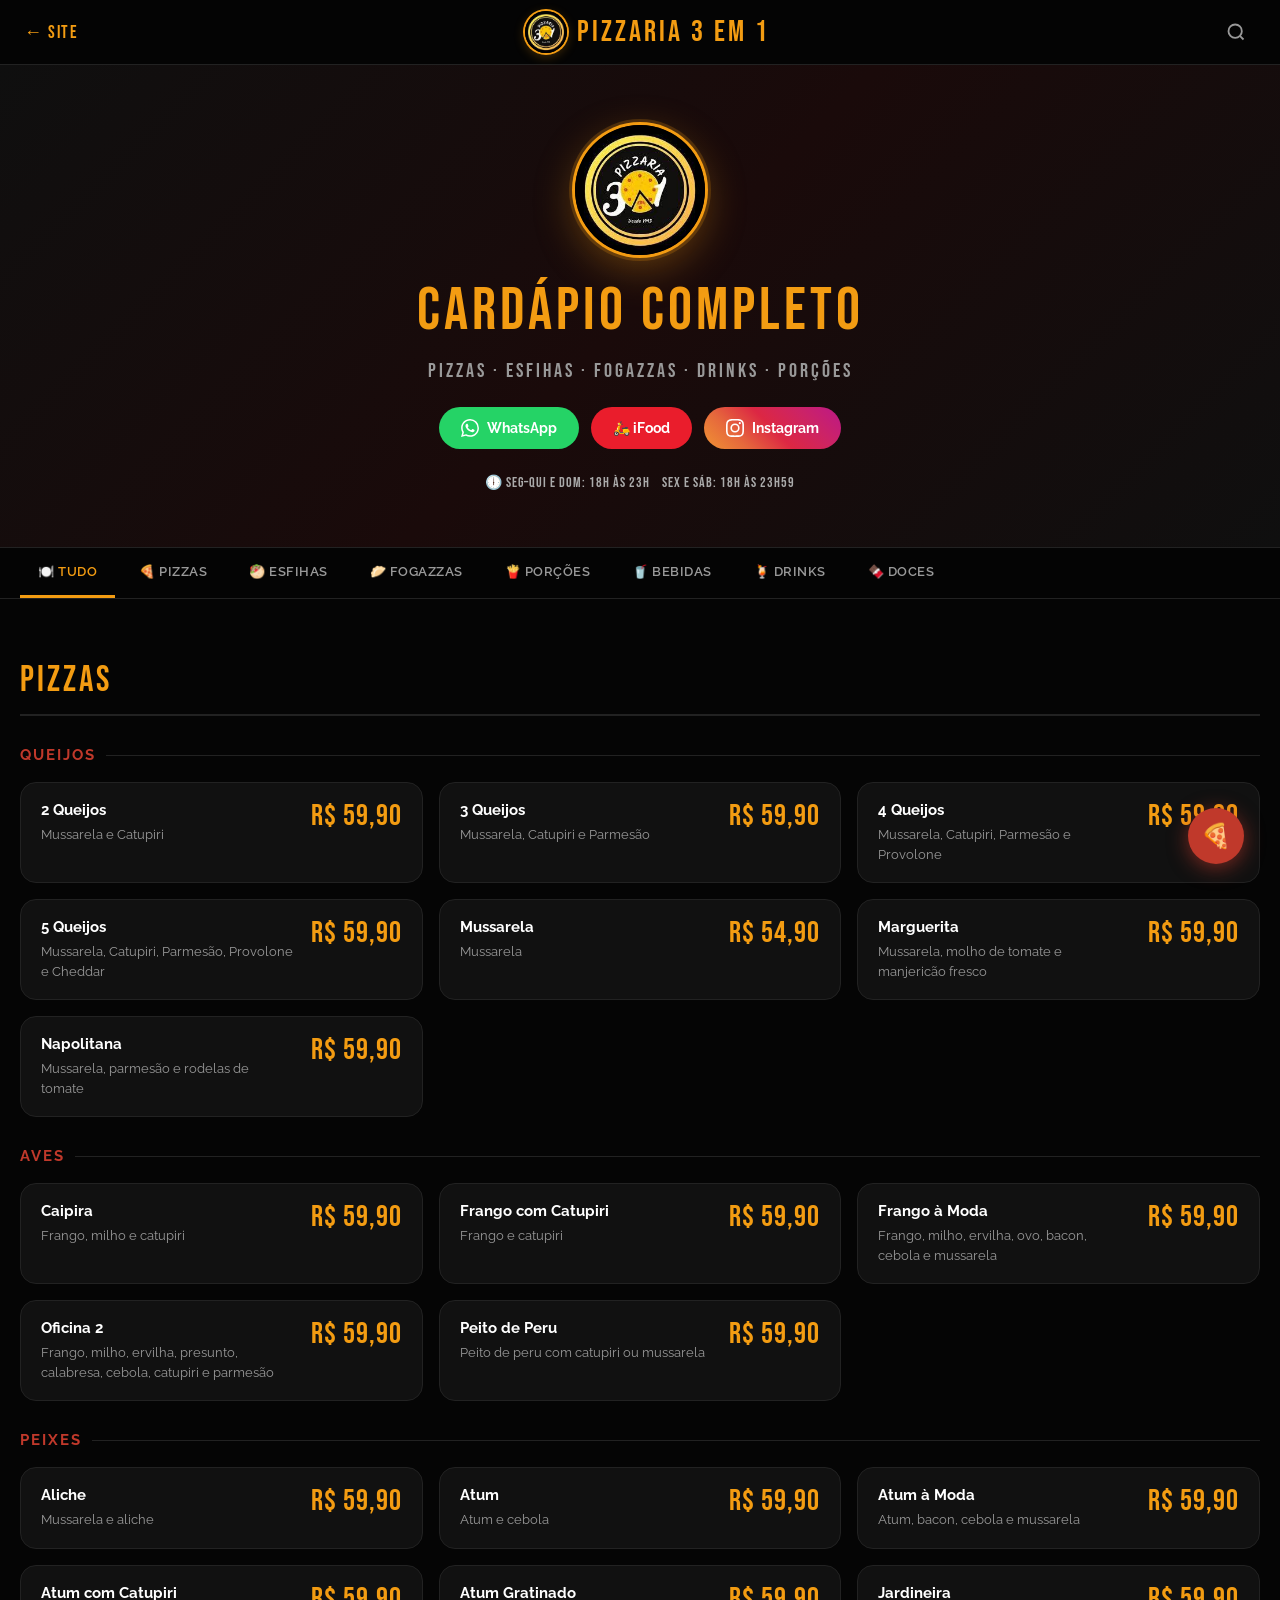
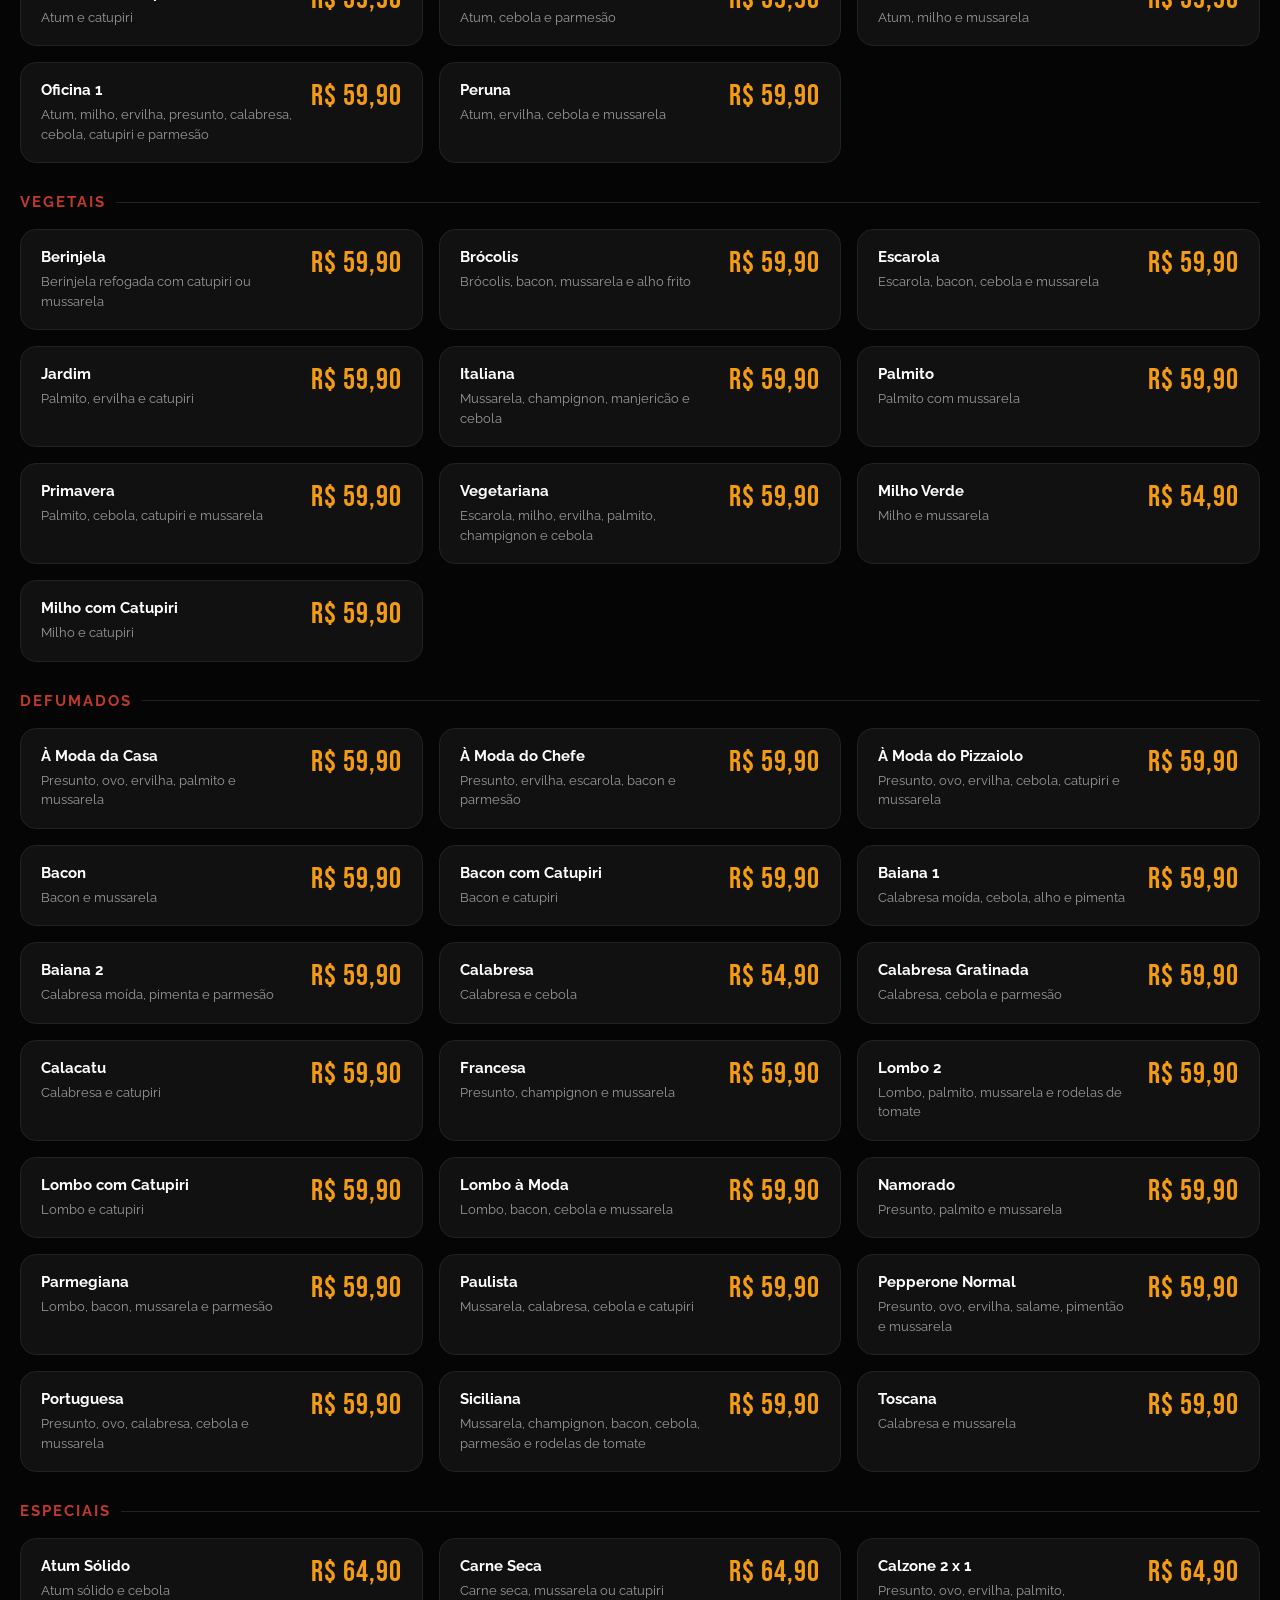
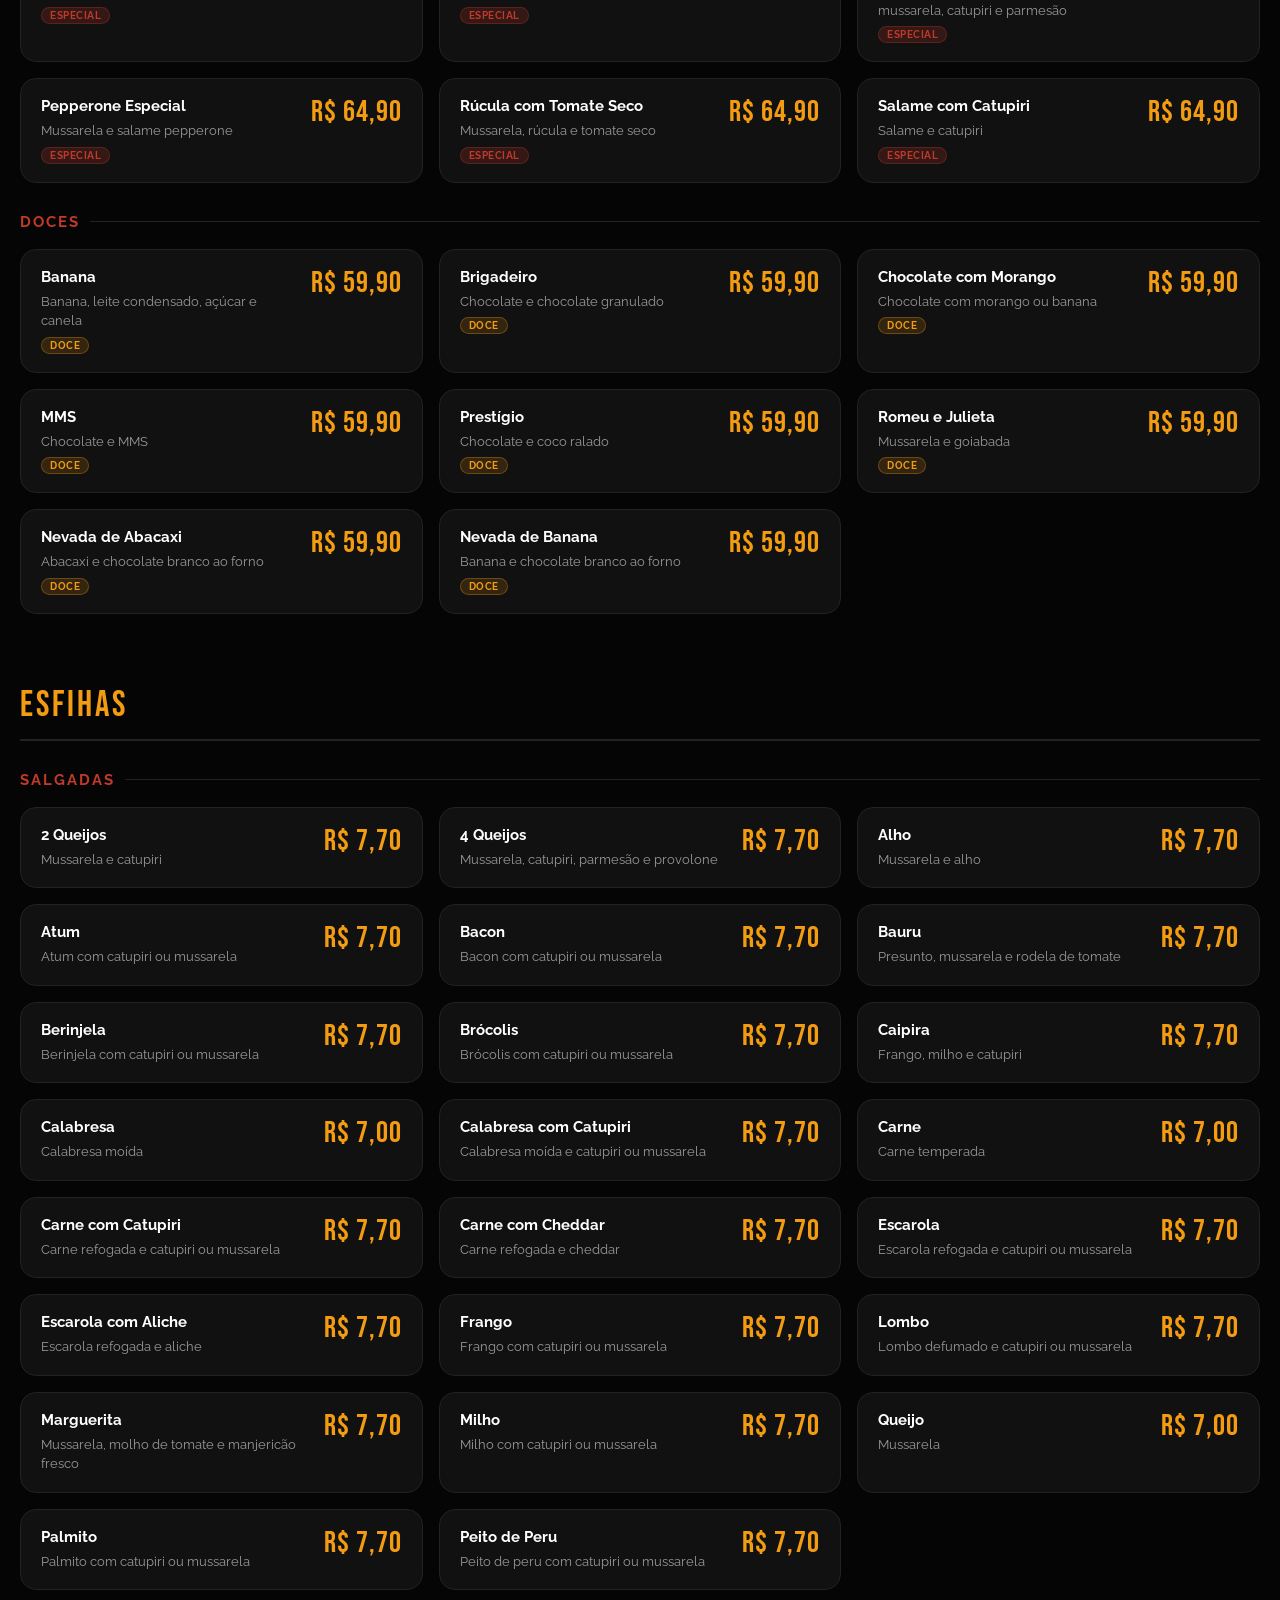
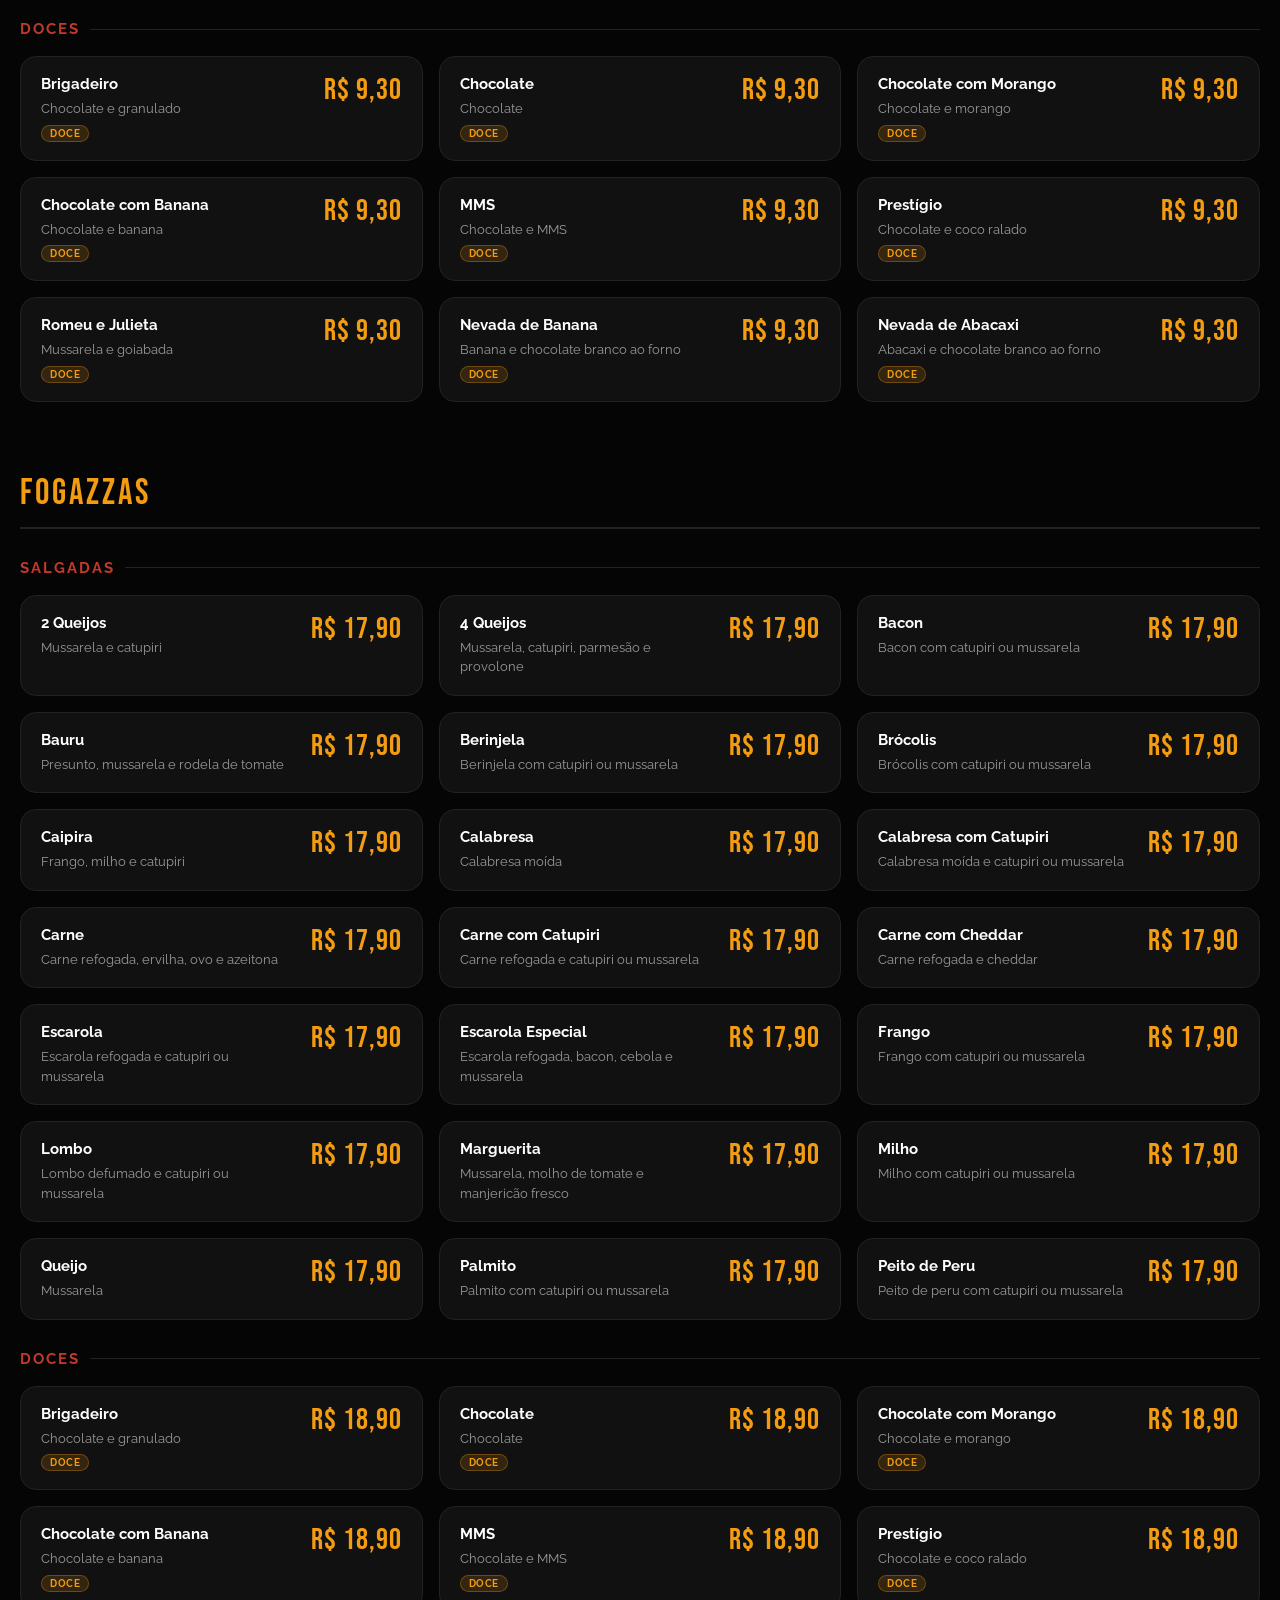
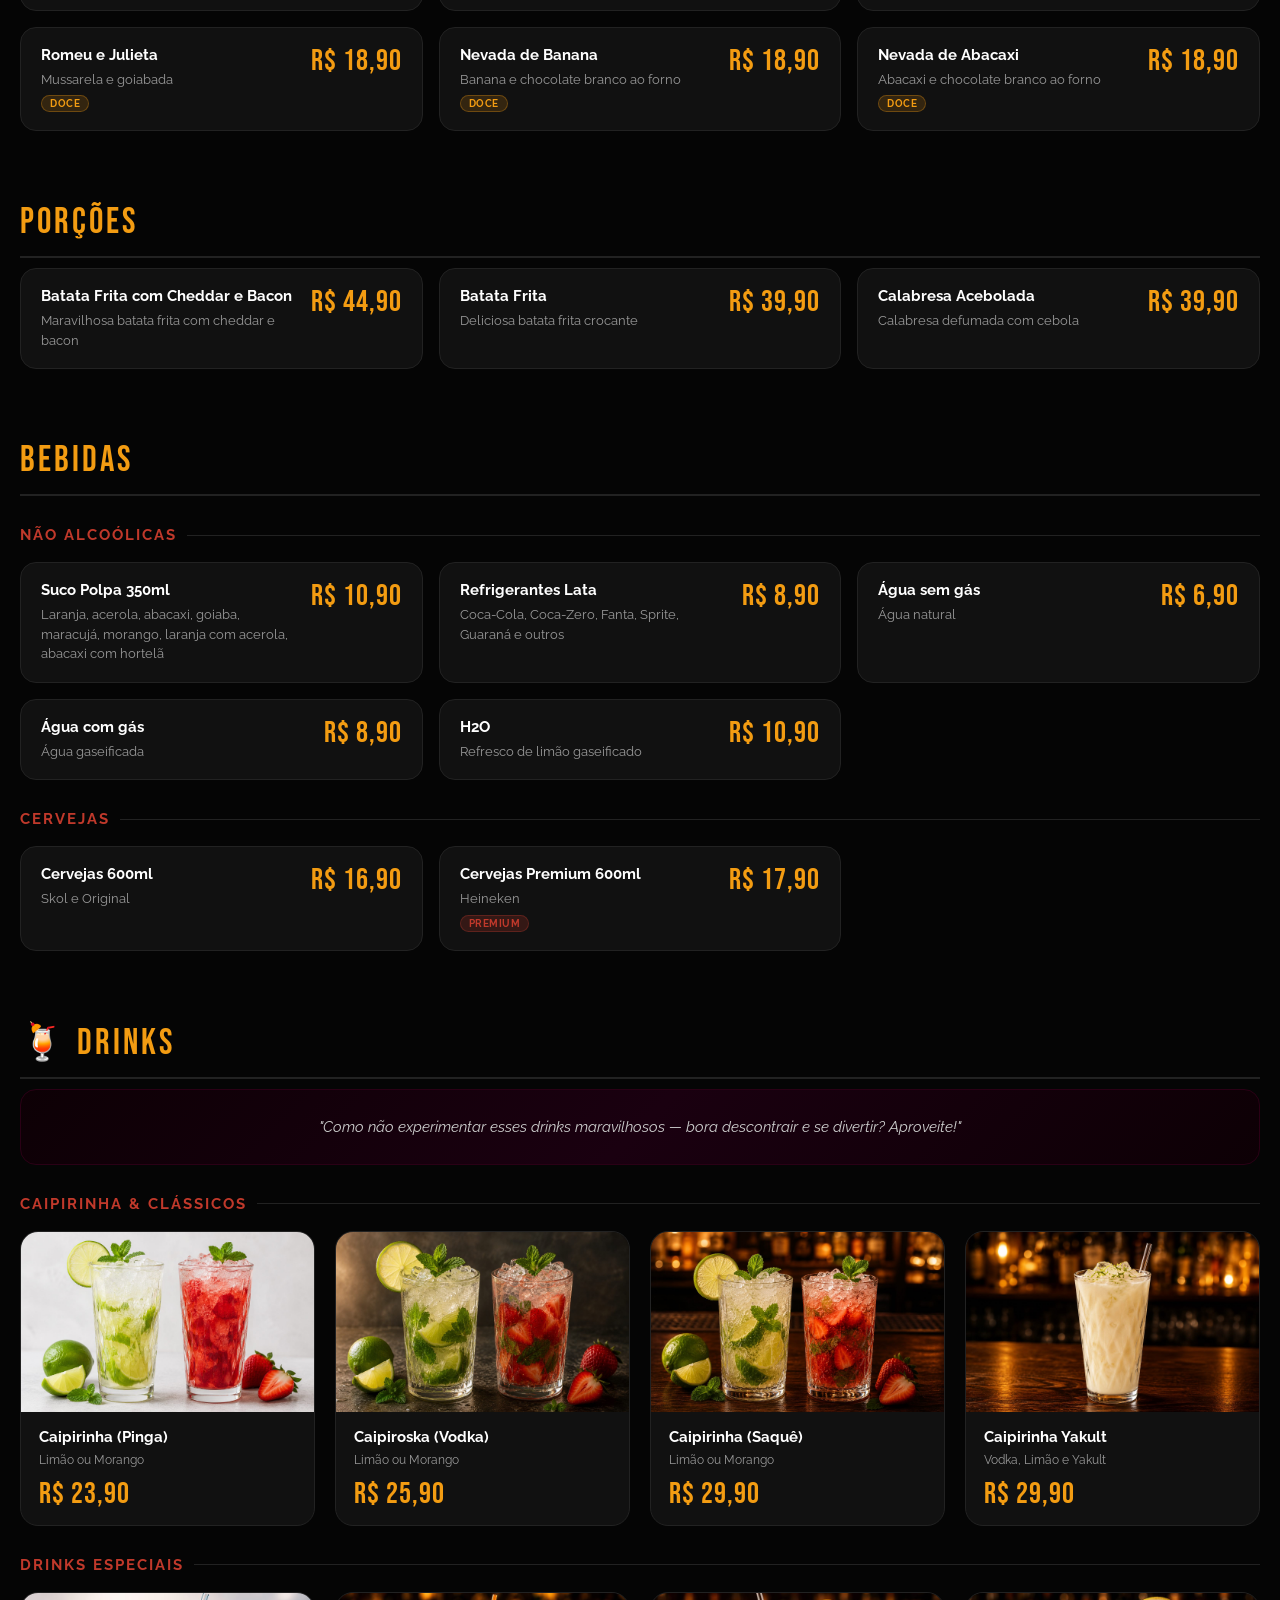
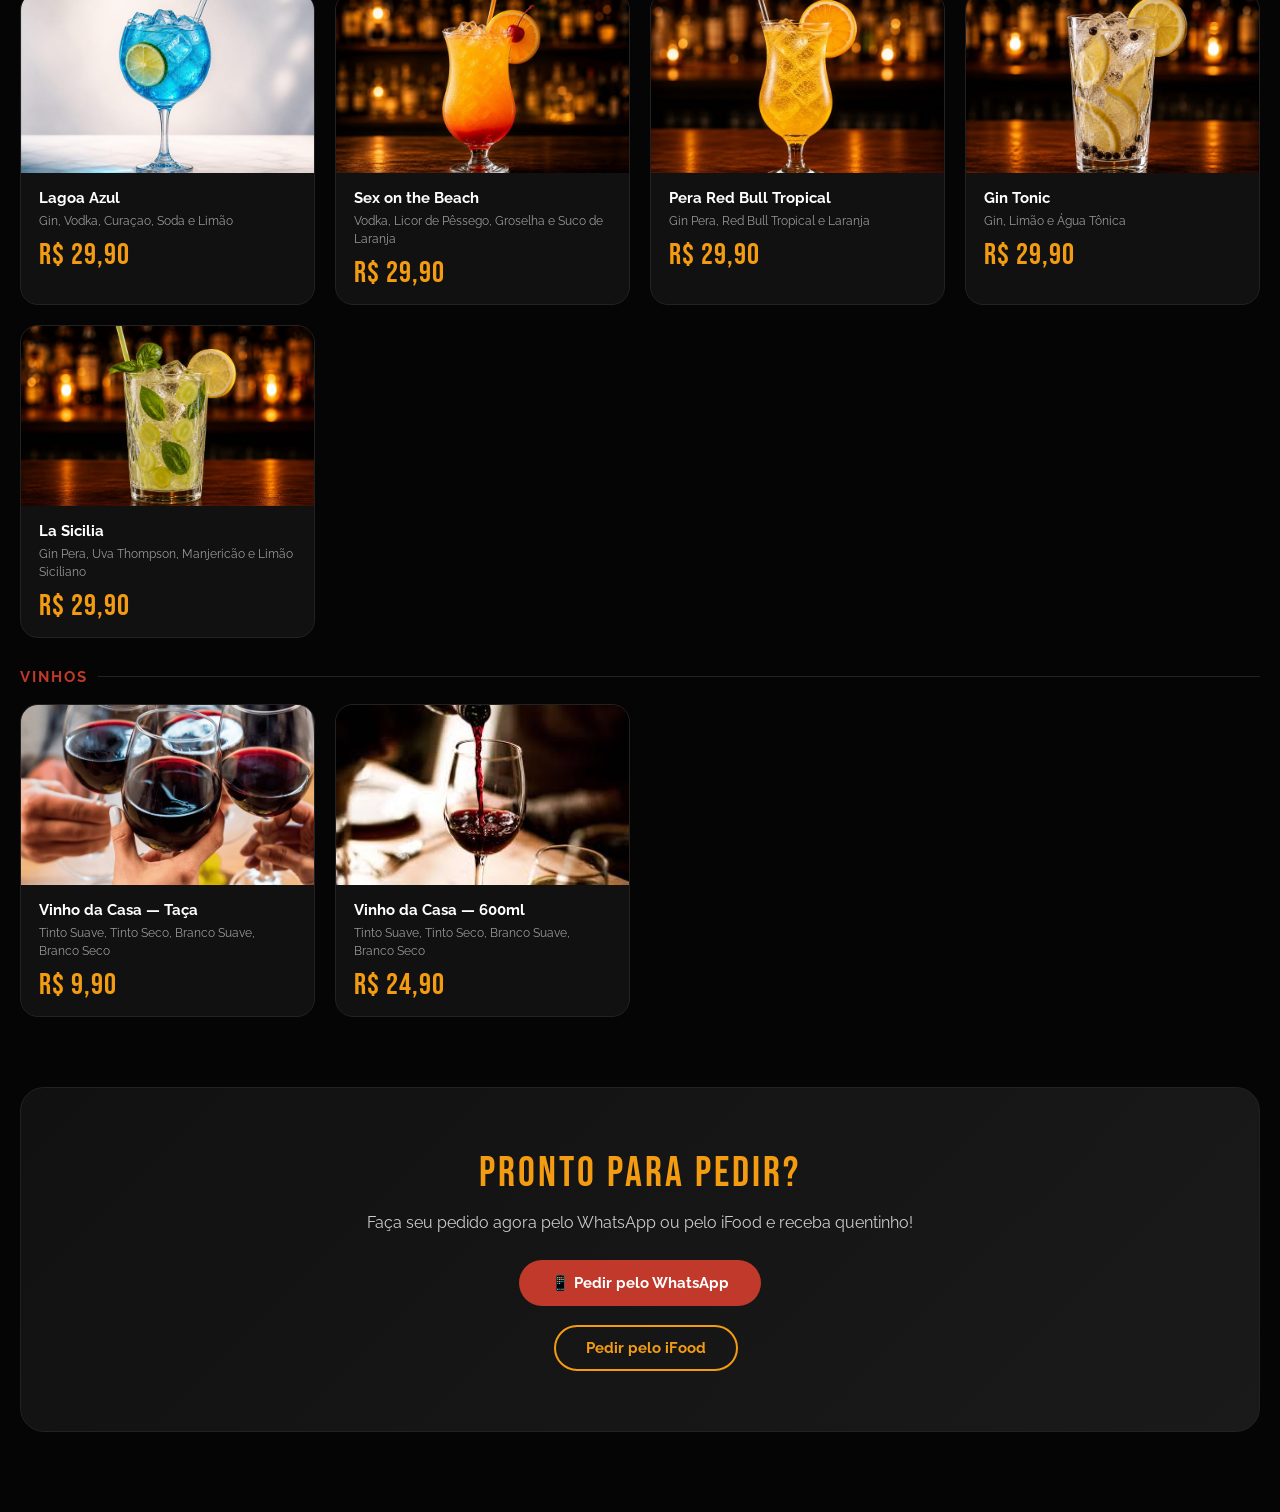
<file: cardapio.html>
<!DOCTYPE html>
<html lang="pt-BR">
<head>
  <meta charset="UTF-8" />
  <meta name="viewport" content="width=device-width, initial-scale=1.0" />
  <title>Cardápio Pizzaria 3 em 1 | Pizzas, Esfihas e Fogazzas</title>
  <meta name="description" content="Veja o cardápio completo da Pizzaria 3 em 1 em São Bernardo do Campo: pizzas, esfihas, fogazzas, porções, bebidas e drinks.">
  <link rel="canonical" href="https://vinibr07gomes-alt.github.io/Pizzaria31/cardapio.html">
  <meta property="og:title" content="Cardápio Pizzaria 3 em 1 - São Bernardo do Campo">
  <meta property="og:description" content="O melhor rodízio de pizzas, esfihas e fogazzas em São Bernardo do Campo. Ambiente familiar há mais de 30 anos.">
  <meta property="og:image" content="https://vinibr07gomes-alt.github.io/Pizzaria31/imagens/heroback.avif">
  <meta property="og:url" content="https://vinibr07gomes-alt.github.io/Pizzaria31/cardapio.html">
  <meta property="og:type" content="website">
  <meta name="twitter:card" content="summary_large_image">
  <meta name="twitter:title" content="Cardápio Pizzaria 3 em 1">
  <meta name="twitter:description" content="Pizzas, esfihas, fogazzas, bebidas e drinks da Pizzaria 3 em 1.">
  <meta name="twitter:image" content="https://vinibr07gomes-alt.github.io/Pizzaria31/imagens/heroback.avif">
  <link href="https://fonts.googleapis.com/css2?family=Playfair+Display:wght@700;900&family=Raleway:wght@400;600;700&family=Bebas+Neue&display=swap" rel="stylesheet">
  <style>
    *,
*::before,
*::after {
    cursor: url("imagens/cursor2.cur"), auto !important;
}
  </style>
  <link rel="stylesheet" href="CSS/cardapio.css">

</head>
<body>

<!-- ── HEADER ── -->
<header>
  <div class="header-inner">
    <a href="index.html" class="back-btn">← Site</a>
    <div class="header-logo-wrap">
      <img class="header-logo-img" src="imagens/logo.jpg" alt="Logo Pizzaria 3 em 1">
      <span class="header-logo-name">Pizzaria 3 em 1</span>
    </div>
    <!-- Search icon button -->
    <button class="search-toggle" id="searchToggle" aria-label="Buscar">
      <svg width="20" height="20" viewBox="0 0 24 24" fill="none" stroke="currentColor" stroke-width="2.2"><circle cx="11" cy="11" r="8"/><path d="m21 21-4.35-4.35"/></svg>
    </button>
  </div>

  

  <!-- Search overlay (desliza lateralmente da direita) -->
  <div class="header-search-wrap" id="headerSearchWrap">
    <div class="search-inner">
      <svg class="search-icon" width="18" height="18" viewBox="0 0 24 24" fill="none" stroke="currentColor" stroke-width="2.2"><circle cx="11" cy="11" r="8"/><path d="m21 21-4.35-4.35"/></svg>
      <input type="text" id="searchInput" placeholder="Buscar sabor..." autocomplete="off">
      <button class="search-close" id="searchClose" aria-label="Fechar busca">
        <svg width="16" height="16" viewBox="0 0 24 24" fill="none" stroke="currentColor" stroke-width="2.5" stroke-linecap="round"><path d="M18 6 6 18M6 6l12 12"/></svg>
      </button>
    </div>
  </div>
</header>

<!-- ── HERO BRANDED ── -->
<div class="cardapio-hero">
  <!-- Logo grande centralizada -->
  <img class="hero-logo-img" src="imagens/logo.jpg" alt="Logo Pizzaria 3 em 1">

  <h1>Cardápio Completo</h1>
  <p>Pizzas · Esfihas · Fogazzas · Drinks · Porções</p>

  <!-- Botões de pedido direto -->
  <div class="quick-links">
    <a href="https://wa.me/5511997281316?text=Olá! Gostaria de fazer um pedido"
       target="_blank"
       rel="noopener"
       class="quick-link quick-link-whatsapp">
      <svg viewBox="0 0 24 24" fill="white" width="18" height="18"><path d="M17.472 14.382c-.297-.149-1.758-.867-2.03-.967-.273-.099-.471-.148-.67.15-.197.297-.767.966-.94 1.164-.173.199-.347.223-.644.075-.297-.15-1.255-.463-2.39-1.475-.883-.788-1.48-1.761-1.653-2.059-.173-.297-.018-.458.13-.606.134-.133.298-.347.446-.52.149-.174.198-.298.298-.497.099-.198.05-.371-.025-.52-.075-.149-.669-1.612-.916-2.207-.242-.579-.487-.5-.669-.51-.173-.008-.371-.01-.57-.01-.198 0-.52.074-.792.372-.272.297-1.04 1.016-1.04 2.479 0 1.462 1.065 2.875 1.213 3.074.149.198 2.096 3.2 5.077 4.487.709.306 1.262.489 1.694.625.712.227 1.36.195 1.871.118.571-.085 1.758-.719 2.006-1.413.248-.694.248-1.289.173-1.413-.074-.124-.272-.198-.57-.347m-5.421 7.403h-.004a9.87 9.87 0 01-5.031-1.378l-.361-.214-3.741.982.998-3.648-.235-.374a9.86 9.86 0 01-1.51-5.26c.001-5.45 4.436-9.884 9.888-9.884 2.64 0 5.122 1.03 6.988 2.898a9.825 9.825 0 012.893 6.994c-.003 5.45-4.437 9.884-9.885 9.884m8.413-18.297A11.815 11.815 0 0012.05 0C5.495 0 .16 5.335.157 11.892c0 2.096.547 4.142 1.588 5.945L.057 24l6.305-1.654a11.882 11.882 0 005.683 1.448h.005c6.554 0 11.89-5.335 11.893-11.893a11.821 11.821 0 00-3.48-8.413Z"/></svg>
      WhatsApp
    </a>
    <a href="https://www.ifood.com.br/delivery/sao-bernardo-do-campo-sp/pizzaria-3-em-1--pizzas---esfihas-e-fogazzas--pauliceia/15c0d2d4-c24c-49c1-bb92-0055442c9f05?openCart=true"
       target="_blank"
       rel="noopener"
       class="quick-link quick-link-ifood">
      🛵 iFood
    </a>
    <a href="https://www.instagram.com/3em1pizzaria/"
       target="_blank"
       rel="noopener"
       class="quick-link quick-link-instagram">
      <svg viewBox="0 0 24 24" fill="white" width="18" height="18"><path d="M12 2.163c3.204 0 3.584.012 4.85.07 3.252.148 4.771 1.691 4.919 4.919.058 1.265.069 1.645.069 4.849 0 3.205-.012 3.584-.069 4.849-.149 3.225-1.664 4.771-4.919 4.919-1.266.058-1.644.07-4.85.07-3.204 0-3.584-.012-4.849-.07-3.26-.149-4.771-1.699-4.919-4.92-.058-1.265-.07-1.644-.07-4.849 0-3.204.013-3.583.07-4.849.149-3.227 1.664-4.771 4.919-4.919 1.266-.057 1.645-.069 4.849-.069zM12 0C8.741 0 8.333.014 7.053.072 2.695.272.273 2.69.073 7.052.014 8.333 0 8.741 0 12c0 3.259.014 3.668.072 4.948.2 4.358 2.618 6.78 6.98 6.98C8.333 23.986 8.741 24 12 24c3.259 0 3.668-.014 4.948-.072 4.354-.2 6.782-2.618 6.979-6.98.059-1.28.073-1.689.073-4.948 0-3.259-.014-3.667-.072-4.947-.196-4.354-2.617-6.78-6.979-6.98C15.668.014 15.259 0 12 0zm0 5.838a6.162 6.162 0 100 12.324 6.162 6.162 0 000-12.324zM12 16a4 4 0 110-8 4 4 0 010 8zm6.406-11.845a1.44 1.44 0 100 2.881 1.44 1.44 0 000-2.881z"/></svg>
      Instagram
    </a>
  </div>

  <!-- Horários rápidos -->
  <div class="quick-hours">
    <span class="quick-hour">🕕 Seg–Qui e Dom: 18h às 23h</span>
    <span class="quick-hour">Sex e Sáb: 18h às 23h59</span>
  </div>
</div>

<!-- ── FILTER TABS ── -->
<div class="filter-wrap">
  <div class="filter-tabs" id="filterTabs">
    <button class="tab-btn active" data-tab="all">🍽️ Tudo</button>
    <button class="tab-btn" data-tab="pizzas">🍕 Pizzas</button>
    <button class="tab-btn" data-tab="esfihas">🥙 Esfihas</button>
    <button class="tab-btn" data-tab="fogazzas">🥟 Fogazzas</button>
    <button class="tab-btn" data-tab="porcoes">🍟 Porções</button>
    <button class="tab-btn" data-tab="bebidas">🥤 Bebidas</button>
    <button class="tab-btn" data-tab="drinks">🍹 Drinks</button>
    <button class="tab-btn" data-tab="doces">🍫 Doces</button>
  </div>
</div>

<!-- ── SUBCATEGORY PILLS (pizzas) ── -->
<div class="content content-subcats">
  <div class="subcats" id="pizzaSubcats">
    <button class="subcat-pill active" data-subcat="all-pizza">Todas</button>
    <button class="subcat-pill" data-subcat="queijos">Queijos</button>
    <button class="subcat-pill" data-subcat="aves">Aves</button>
    <button class="subcat-pill" data-subcat="peixes">Peixes</button>
    <button class="subcat-pill" data-subcat="vegetais">Vegetais</button>
    <button class="subcat-pill" data-subcat="defumados">Defumados</button>
    <button class="subcat-pill" data-subcat="especiais">Especiais</button>
    <button class="subcat-pill" data-subcat="doces-pizza">Doces</button>
  </div>
</div>

<!-- ── CONTENT ── -->
<div class="content" id="mainContent">

  <!-- ════ PIZZAS ════ -->
  <div class="menu-block" data-section="pizzas">
    <h2 class="section-title">Pizzas</h2>

    <!-- Queijos -->
    <div data-subcat="queijos">
      <div class="subcat-title">Queijos</div>
      <div class="items-grid">
        <div class="item-card" data-cat="pizzas" data-sub="queijos"><div class="item-info"><div class="item-name">2 Queijos</div><div class="item-desc">Mussarela e Catupiri</div></div><div class="item-price">R$ 59,90</div></div>
        <div class="item-card" data-cat="pizzas" data-sub="queijos"><div class="item-info"><div class="item-name">3 Queijos</div><div class="item-desc">Mussarela, Catupiri e Parmesão</div></div><div class="item-price">R$ 59,90</div></div>
        <div class="item-card" data-cat="pizzas" data-sub="queijos"><div class="item-info"><div class="item-name">4 Queijos</div><div class="item-desc">Mussarela, Catupiri, Parmesão e Provolone</div></div><div class="item-price">R$ 59,90</div></div>
        <div class="item-card" data-cat="pizzas" data-sub="queijos"><div class="item-info"><div class="item-name">5 Queijos</div><div class="item-desc">Mussarela, Catupiri, Parmesão, Provolone e Cheddar</div></div><div class="item-price">R$ 59,90</div></div>
        <div class="item-card" data-cat="pizzas" data-sub="queijos"><div class="item-info"><div class="item-name">Mussarela</div><div class="item-desc">Mussarela</div></div><div class="item-price">R$ 54,90</div></div>
        <div class="item-card" data-cat="pizzas" data-sub="queijos"><div class="item-info"><div class="item-name">Marguerita</div><div class="item-desc">Mussarela, molho de tomate e manjericão fresco</div></div><div class="item-price">R$ 59,90</div></div>
        <div class="item-card" data-cat="pizzas" data-sub="queijos"><div class="item-info"><div class="item-name">Napolitana</div><div class="item-desc">Mussarela, parmesão e rodelas de tomate</div></div><div class="item-price">R$ 59,90</div></div>
      </div>
    </div>

    <!-- Aves -->
    <div data-subcat="aves">
      <div class="subcat-title">Aves</div>
      <div class="items-grid">
        <div class="item-card" data-cat="pizzas" data-sub="aves"><div class="item-info"><div class="item-name">Caipira</div><div class="item-desc">Frango, milho e catupiri</div></div><div class="item-price">R$ 59,90</div></div>
        <div class="item-card" data-cat="pizzas" data-sub="aves"><div class="item-info"><div class="item-name">Frango com Catupiri</div><div class="item-desc">Frango e catupiri</div></div><div class="item-price">R$ 59,90</div></div>
        <div class="item-card" data-cat="pizzas" data-sub="aves"><div class="item-info"><div class="item-name">Frango à Moda</div><div class="item-desc">Frango, milho, ervilha, ovo, bacon, cebola e mussarela</div></div><div class="item-price">R$ 59,90</div></div>
        <div class="item-card" data-cat="pizzas" data-sub="aves"><div class="item-info"><div class="item-name">Oficina 2</div><div class="item-desc">Frango, milho, ervilha, presunto, calabresa, cebola, catupiri e parmesão</div></div><div class="item-price">R$ 59,90</div></div>
        <div class="item-card" data-cat="pizzas" data-sub="aves"><div class="item-info"><div class="item-name">Peito de Peru</div><div class="item-desc">Peito de peru com catupiri ou mussarela</div></div><div class="item-price">R$ 59,90</div></div>
      </div>
    </div>

    <!-- Peixes -->
    <div data-subcat="peixes">
      <div class="subcat-title">Peixes</div>
      <div class="items-grid">
        <div class="item-card" data-cat="pizzas" data-sub="peixes"><div class="item-info"><div class="item-name">Aliche</div><div class="item-desc">Mussarela e aliche</div></div><div class="item-price">R$ 59,90</div></div>
        <div class="item-card" data-cat="pizzas" data-sub="peixes"><div class="item-info"><div class="item-name">Atum</div><div class="item-desc">Atum e cebola</div></div><div class="item-price">R$ 59,90</div></div>
        <div class="item-card" data-cat="pizzas" data-sub="peixes"><div class="item-info"><div class="item-name">Atum à Moda</div><div class="item-desc">Atum, bacon, cebola e mussarela</div></div><div class="item-price">R$ 59,90</div></div>
        <div class="item-card" data-cat="pizzas" data-sub="peixes"><div class="item-info"><div class="item-name">Atum com Catupiri</div><div class="item-desc">Atum e catupiri</div></div><div class="item-price">R$ 59,90</div></div>
        <div class="item-card" data-cat="pizzas" data-sub="peixes"><div class="item-info"><div class="item-name">Atum Gratinado</div><div class="item-desc">Atum, cebola e parmesão</div></div><div class="item-price">R$ 59,90</div></div>
        <div class="item-card" data-cat="pizzas" data-sub="peixes"><div class="item-info"><div class="item-name">Jardineira</div><div class="item-desc">Atum, milho e mussarela</div></div><div class="item-price">R$ 59,90</div></div>
        <div class="item-card" data-cat="pizzas" data-sub="peixes"><div class="item-info"><div class="item-name">Oficina 1</div><div class="item-desc">Atum, milho, ervilha, presunto, calabresa, cebola, catupiri e parmesão</div></div><div class="item-price">R$ 59,90</div></div>
        <div class="item-card" data-cat="pizzas" data-sub="peixes"><div class="item-info"><div class="item-name">Peruna</div><div class="item-desc">Atum, ervilha, cebola e mussarela</div></div><div class="item-price">R$ 59,90</div></div>
      </div>
    </div>

    <!-- Vegetais -->
    <div data-subcat="vegetais">
      <div class="subcat-title">Vegetais</div>
      <div class="items-grid">
        <div class="item-card" data-cat="pizzas" data-sub="vegetais"><div class="item-info"><div class="item-name">Berinjela</div><div class="item-desc">Berinjela refogada com catupiri ou mussarela</div></div><div class="item-price">R$ 59,90</div></div>
        <div class="item-card" data-cat="pizzas" data-sub="vegetais"><div class="item-info"><div class="item-name">Brócolis</div><div class="item-desc">Brócolis, bacon, mussarela e alho frito</div></div><div class="item-price">R$ 59,90</div></div>
        <div class="item-card" data-cat="pizzas" data-sub="vegetais"><div class="item-info"><div class="item-name">Escarola</div><div class="item-desc">Escarola, bacon, cebola e mussarela</div></div><div class="item-price">R$ 59,90</div></div>
        <div class="item-card" data-cat="pizzas" data-sub="vegetais"><div class="item-info"><div class="item-name">Jardim</div><div class="item-desc">Palmito, ervilha e catupiri</div></div><div class="item-price">R$ 59,90</div></div>
        <div class="item-card" data-cat="pizzas" data-sub="vegetais"><div class="item-info"><div class="item-name">Italiana</div><div class="item-desc">Mussarela, champignon, manjericão e cebola</div></div><div class="item-price">R$ 59,90</div></div>
        <div class="item-card" data-cat="pizzas" data-sub="vegetais"><div class="item-info"><div class="item-name">Palmito</div><div class="item-desc">Palmito com mussarela</div></div><div class="item-price">R$ 59,90</div></div>
        <div class="item-card" data-cat="pizzas" data-sub="vegetais"><div class="item-info"><div class="item-name">Primavera</div><div class="item-desc">Palmito, cebola, catupiri e mussarela</div></div><div class="item-price">R$ 59,90</div></div>
        <div class="item-card" data-cat="pizzas" data-sub="vegetais"><div class="item-info"><div class="item-name">Vegetariana</div><div class="item-desc">Escarola, milho, ervilha, palmito, champignon e cebola</div></div><div class="item-price">R$ 59,90</div></div>
        <div class="item-card" data-cat="pizzas" data-sub="vegetais"><div class="item-info"><div class="item-name">Milho Verde</div><div class="item-desc">Milho e mussarela</div></div><div class="item-price">R$ 54,90</div></div>
        <div class="item-card" data-cat="pizzas" data-sub="vegetais"><div class="item-info"><div class="item-name">Milho com Catupiri</div><div class="item-desc">Milho e catupiri</div></div><div class="item-price">R$ 59,90</div></div>
      </div>
    </div>

    <!-- Defumados -->
    <div data-subcat="defumados">
      <div class="subcat-title">Defumados</div>
      <div class="items-grid">
        <div class="item-card" data-cat="pizzas" data-sub="defumados"><div class="item-info"><div class="item-name">À Moda da Casa</div><div class="item-desc">Presunto, ovo, ervilha, palmito e mussarela</div></div><div class="item-price">R$ 59,90</div></div>
        <div class="item-card" data-cat="pizzas" data-sub="defumados"><div class="item-info"><div class="item-name">À Moda do Chefe</div><div class="item-desc">Presunto, ervilha, escarola, bacon e parmesão</div></div><div class="item-price">R$ 59,90</div></div>
        <div class="item-card" data-cat="pizzas" data-sub="defumados"><div class="item-info"><div class="item-name">À Moda do Pizzaiolo</div><div class="item-desc">Presunto, ovo, ervilha, cebola, catupiri e mussarela</div></div><div class="item-price">R$ 59,90</div></div>
        <div class="item-card" data-cat="pizzas" data-sub="defumados"><div class="item-info"><div class="item-name">Bacon</div><div class="item-desc">Bacon e mussarela</div></div><div class="item-price">R$ 59,90</div></div>
        <div class="item-card" data-cat="pizzas" data-sub="defumados"><div class="item-info"><div class="item-name">Bacon com Catupiri</div><div class="item-desc">Bacon e catupiri</div></div><div class="item-price">R$ 59,90</div></div>
        <div class="item-card" data-cat="pizzas" data-sub="defumados"><div class="item-info"><div class="item-name">Baiana 1</div><div class="item-desc">Calabresa moída, cebola, alho e pimenta</div></div><div class="item-price">R$ 59,90</div></div>
        <div class="item-card" data-cat="pizzas" data-sub="defumados"><div class="item-info"><div class="item-name">Baiana 2</div><div class="item-desc">Calabresa moída, pimenta e parmesão</div></div><div class="item-price">R$ 59,90</div></div>
        <div class="item-card" data-cat="pizzas" data-sub="defumados"><div class="item-info"><div class="item-name">Calabresa</div><div class="item-desc">Calabresa e cebola</div></div><div class="item-price">R$ 54,90</div></div>
        <div class="item-card" data-cat="pizzas" data-sub="defumados"><div class="item-info"><div class="item-name">Calabresa Gratinada</div><div class="item-desc">Calabresa, cebola e parmesão</div></div><div class="item-price">R$ 59,90</div></div>
        <div class="item-card" data-cat="pizzas" data-sub="defumados"><div class="item-info"><div class="item-name">Calacatu</div><div class="item-desc">Calabresa e catupiri</div></div><div class="item-price">R$ 59,90</div></div>
        <div class="item-card" data-cat="pizzas" data-sub="defumados"><div class="item-info"><div class="item-name">Francesa</div><div class="item-desc">Presunto, champignon e mussarela</div></div><div class="item-price">R$ 59,90</div></div>
        <div class="item-card" data-cat="pizzas" data-sub="defumados"><div class="item-info"><div class="item-name">Lombo 2</div><div class="item-desc">Lombo, palmito, mussarela e rodelas de tomate</div></div><div class="item-price">R$ 59,90</div></div>
        <div class="item-card" data-cat="pizzas" data-sub="defumados"><div class="item-info"><div class="item-name">Lombo com Catupiri</div><div class="item-desc">Lombo e catupiri</div></div><div class="item-price">R$ 59,90</div></div>
        <div class="item-card" data-cat="pizzas" data-sub="defumados"><div class="item-info"><div class="item-name">Lombo à Moda</div><div class="item-desc">Lombo, bacon, cebola e mussarela</div></div><div class="item-price">R$ 59,90</div></div>
        <div class="item-card" data-cat="pizzas" data-sub="defumados"><div class="item-info"><div class="item-name">Namorado</div><div class="item-desc">Presunto, palmito e mussarela</div></div><div class="item-price">R$ 59,90</div></div>
        <div class="item-card" data-cat="pizzas" data-sub="defumados"><div class="item-info"><div class="item-name">Parmegiana</div><div class="item-desc">Lombo, bacon, mussarela e parmesão</div></div><div class="item-price">R$ 59,90</div></div>
        <div class="item-card" data-cat="pizzas" data-sub="defumados"><div class="item-info"><div class="item-name">Paulista</div><div class="item-desc">Mussarela, calabresa, cebola e catupiri</div></div><div class="item-price">R$ 59,90</div></div>
        <div class="item-card" data-cat="pizzas" data-sub="defumados"><div class="item-info"><div class="item-name">Pepperone Normal</div><div class="item-desc">Presunto, ovo, ervilha, salame, pimentão e mussarela</div></div><div class="item-price">R$ 59,90</div></div>
        <div class="item-card" data-cat="pizzas" data-sub="defumados"><div class="item-info"><div class="item-name">Portuguesa</div><div class="item-desc">Presunto, ovo, calabresa, cebola e mussarela</div></div><div class="item-price">R$ 59,90</div></div>
        <div class="item-card" data-cat="pizzas" data-sub="defumados"><div class="item-info"><div class="item-name">Siciliana</div><div class="item-desc">Mussarela, champignon, bacon, cebola, parmesão e rodelas de tomate</div></div><div class="item-price">R$ 59,90</div></div>
        <div class="item-card" data-cat="pizzas" data-sub="defumados"><div class="item-info"><div class="item-name">Toscana</div><div class="item-desc">Calabresa e mussarela</div></div><div class="item-price">R$ 59,90</div></div>
      </div>
    </div>

    <!-- Especiais -->
    <div data-subcat="especiais">
      <div class="subcat-title">Especiais</div>
      <div class="items-grid">
        <div class="item-card" data-cat="pizzas" data-sub="especiais"><div class="item-info"><div class="item-name">Atum Sólido</div><div class="item-desc">Atum sólido e cebola</div><span class="item-badge badge-especial">Especial</span></div><div class="item-price">R$ 64,90</div></div>
        <div class="item-card" data-cat="pizzas" data-sub="especiais"><div class="item-info"><div class="item-name">Carne Seca</div><div class="item-desc">Carne seca, mussarela ou catupiri</div><span class="item-badge badge-especial">Especial</span></div><div class="item-price">R$ 64,90</div></div>
        <div class="item-card" data-cat="pizzas" data-sub="especiais"><div class="item-info"><div class="item-name">Calzone 2 x 1</div><div class="item-desc">Presunto, ovo, ervilha, palmito, mussarela, catupiri e parmesão</div><span class="item-badge badge-especial">Especial</span></div><div class="item-price">R$ 64,90</div></div>
        <div class="item-card" data-cat="pizzas" data-sub="especiais"><div class="item-info"><div class="item-name">Pepperone Especial</div><div class="item-desc">Mussarela e salame pepperone</div><span class="item-badge badge-especial">Especial</span></div><div class="item-price">R$ 64,90</div></div>
        <div class="item-card" data-cat="pizzas" data-sub="especiais"><div class="item-info"><div class="item-name">Rúcula com Tomate Seco</div><div class="item-desc">Mussarela, rúcula e tomate seco</div><span class="item-badge badge-especial">Especial</span></div><div class="item-price">R$ 64,90</div></div>
        <div class="item-card" data-cat="pizzas" data-sub="especiais"><div class="item-info"><div class="item-name">Salame com Catupiri</div><div class="item-desc">Salame e catupiri</div><span class="item-badge badge-especial">Especial</span></div><div class="item-price">R$ 64,90</div></div>
      </div>
    </div>

    <!-- Doces pizza -->
    <div data-subcat="doces-pizza">
      <div class="subcat-title">Doces</div>
      <div class="items-grid">
        <div class="item-card" data-cat="pizzas" data-sub="doces-pizza" data-doce="true"><div class="item-info"><div class="item-name">Banana</div><div class="item-desc">Banana, leite condensado, açúcar e canela</div><span class="item-badge badge-doce">Doce</span></div><div class="item-price">R$ 59,90</div></div>
        <div class="item-card" data-cat="pizzas" data-sub="doces-pizza" data-doce="true"><div class="item-info"><div class="item-name">Brigadeiro</div><div class="item-desc">Chocolate e chocolate granulado</div><span class="item-badge badge-doce">Doce</span></div><div class="item-price">R$ 59,90</div></div>
        <div class="item-card" data-cat="pizzas" data-sub="doces-pizza" data-doce="true"><div class="item-info"><div class="item-name">Chocolate com Morango</div><div class="item-desc">Chocolate com morango ou banana</div><span class="item-badge badge-doce">Doce</span></div><div class="item-price">R$ 59,90</div></div>
        <div class="item-card" data-cat="pizzas" data-sub="doces-pizza" data-doce="true"><div class="item-info"><div class="item-name">MMS</div><div class="item-desc">Chocolate e MMS</div><span class="item-badge badge-doce">Doce</span></div><div class="item-price">R$ 59,90</div></div>
        <div class="item-card" data-cat="pizzas" data-sub="doces-pizza" data-doce="true"><div class="item-info"><div class="item-name">Prestígio</div><div class="item-desc">Chocolate e coco ralado</div><span class="item-badge badge-doce">Doce</span></div><div class="item-price">R$ 59,90</div></div>
        <div class="item-card" data-cat="pizzas" data-sub="doces-pizza" data-doce="true"><div class="item-info"><div class="item-name">Romeu e Julieta</div><div class="item-desc">Mussarela e goiabada</div><span class="item-badge badge-doce">Doce</span></div><div class="item-price">R$ 59,90</div></div>
        <div class="item-card" data-cat="pizzas" data-sub="doces-pizza" data-doce="true"><div class="item-info"><div class="item-name">Nevada de Abacaxi</div><div class="item-desc">Abacaxi e chocolate branco ao forno</div><span class="item-badge badge-doce">Doce</span></div><div class="item-price">R$ 59,90</div></div>
        <div class="item-card" data-cat="pizzas" data-sub="doces-pizza" data-doce="true"><div class="item-info"><div class="item-name">Nevada de Banana</div><div class="item-desc">Banana e chocolate branco ao forno</div><span class="item-badge badge-doce">Doce</span></div><div class="item-price">R$ 59,90</div></div>
      </div>
    </div>
  </div>

  <!-- ════ ESFIHAS ════ -->
  <div class="menu-block" data-section="esfihas">
    <h2 class="section-title">Esfihas</h2>
    <div class="subcat-title">Salgadas</div>
    <div class="items-grid">
      <div class="item-card" data-cat="esfihas"><div class="item-info"><div class="item-name">2 Queijos</div><div class="item-desc">Mussarela e catupiri</div></div><div class="item-price">R$ 7,70</div></div>
      <div class="item-card" data-cat="esfihas"><div class="item-info"><div class="item-name">4 Queijos</div><div class="item-desc">Mussarela, catupiri, parmesão e provolone</div></div><div class="item-price">R$ 7,70</div></div>
      <div class="item-card" data-cat="esfihas"><div class="item-info"><div class="item-name">Alho</div><div class="item-desc">Mussarela e alho</div></div><div class="item-price">R$ 7,70</div></div>
      <div class="item-card" data-cat="esfihas"><div class="item-info"><div class="item-name">Atum</div><div class="item-desc">Atum com catupiri ou mussarela</div></div><div class="item-price">R$ 7,70</div></div>
      <div class="item-card" data-cat="esfihas"><div class="item-info"><div class="item-name">Bacon</div><div class="item-desc">Bacon com catupiri ou mussarela</div></div><div class="item-price">R$ 7,70</div></div>
      <div class="item-card" data-cat="esfihas"><div class="item-info"><div class="item-name">Bauru</div><div class="item-desc">Presunto, mussarela e rodela de tomate</div></div><div class="item-price">R$ 7,70</div></div>
      <div class="item-card" data-cat="esfihas"><div class="item-info"><div class="item-name">Berinjela</div><div class="item-desc">Berinjela com catupiri ou mussarela</div></div><div class="item-price">R$ 7,70</div></div>
      <div class="item-card" data-cat="esfihas"><div class="item-info"><div class="item-name">Brócolis</div><div class="item-desc">Brócolis com catupiri ou mussarela</div></div><div class="item-price">R$ 7,70</div></div>
      <div class="item-card" data-cat="esfihas"><div class="item-info"><div class="item-name">Caipira</div><div class="item-desc">Frango, milho e catupiri</div></div><div class="item-price">R$ 7,70</div></div>
      <div class="item-card" data-cat="esfihas"><div class="item-info"><div class="item-name">Calabresa</div><div class="item-desc">Calabresa moída</div></div><div class="item-price">R$ 7,00</div></div>
      <div class="item-card" data-cat="esfihas"><div class="item-info"><div class="item-name">Calabresa com Catupiri</div><div class="item-desc">Calabresa moída e catupiri ou mussarela</div></div><div class="item-price">R$ 7,70</div></div>
      <div class="item-card" data-cat="esfihas"><div class="item-info"><div class="item-name">Carne</div><div class="item-desc">Carne temperada</div></div><div class="item-price">R$ 7,00</div></div>
      <div class="item-card" data-cat="esfihas"><div class="item-info"><div class="item-name">Carne com Catupiri</div><div class="item-desc">Carne refogada e catupiri ou mussarela</div></div><div class="item-price">R$ 7,70</div></div>
      <div class="item-card" data-cat="esfihas"><div class="item-info"><div class="item-name">Carne com Cheddar</div><div class="item-desc">Carne refogada e cheddar</div></div><div class="item-price">R$ 7,70</div></div>
      <div class="item-card" data-cat="esfihas"><div class="item-info"><div class="item-name">Escarola</div><div class="item-desc">Escarola refogada e catupiri ou mussarela</div></div><div class="item-price">R$ 7,70</div></div>
      <div class="item-card" data-cat="esfihas"><div class="item-info"><div class="item-name">Escarola com Aliche</div><div class="item-desc">Escarola refogada e aliche</div></div><div class="item-price">R$ 7,70</div></div>
      <div class="item-card" data-cat="esfihas"><div class="item-info"><div class="item-name">Frango</div><div class="item-desc">Frango com catupiri ou mussarela</div></div><div class="item-price">R$ 7,70</div></div>
      <div class="item-card" data-cat="esfihas"><div class="item-info"><div class="item-name">Lombo</div><div class="item-desc">Lombo defumado e catupiri ou mussarela</div></div><div class="item-price">R$ 7,70</div></div>
      <div class="item-card" data-cat="esfihas"><div class="item-info"><div class="item-name">Marguerita</div><div class="item-desc">Mussarela, molho de tomate e manjericão fresco</div></div><div class="item-price">R$ 7,70</div></div>
      <div class="item-card" data-cat="esfihas"><div class="item-info"><div class="item-name">Milho</div><div class="item-desc">Milho com catupiri ou mussarela</div></div><div class="item-price">R$ 7,70</div></div>
      <div class="item-card" data-cat="esfihas"><div class="item-info"><div class="item-name">Queijo</div><div class="item-desc">Mussarela</div></div><div class="item-price">R$ 7,00</div></div>
      <div class="item-card" data-cat="esfihas"><div class="item-info"><div class="item-name">Palmito</div><div class="item-desc">Palmito com catupiri ou mussarela</div></div><div class="item-price">R$ 7,70</div></div>
      <div class="item-card" data-cat="esfihas"><div class="item-info"><div class="item-name">Peito de Peru</div><div class="item-desc">Peito de peru com catupiri ou mussarela</div></div><div class="item-price">R$ 7,70</div></div>
    </div>
    <div class="subcat-title">Doces</div>
    <div class="items-grid">
      <div class="item-card" data-cat="esfihas" data-doce="true"><div class="item-info"><div class="item-name">Brigadeiro</div><div class="item-desc">Chocolate e granulado</div><span class="item-badge badge-doce">Doce</span></div><div class="item-price">R$ 9,30</div></div>
      <div class="item-card" data-cat="esfihas" data-doce="true"><div class="item-info"><div class="item-name">Chocolate</div><div class="item-desc">Chocolate</div><span class="item-badge badge-doce">Doce</span></div><div class="item-price">R$ 9,30</div></div>
      <div class="item-card" data-cat="esfihas" data-doce="true"><div class="item-info"><div class="item-name">Chocolate com Morango</div><div class="item-desc">Chocolate e morango</div><span class="item-badge badge-doce">Doce</span></div><div class="item-price">R$ 9,30</div></div>
      <div class="item-card" data-cat="esfihas" data-doce="true"><div class="item-info"><div class="item-name">Chocolate com Banana</div><div class="item-desc">Chocolate e banana</div><span class="item-badge badge-doce">Doce</span></div><div class="item-price">R$ 9,30</div></div>
      <div class="item-card" data-cat="esfihas" data-doce="true"><div class="item-info"><div class="item-name">MMS</div><div class="item-desc">Chocolate e MMS</div><span class="item-badge badge-doce">Doce</span></div><div class="item-price">R$ 9,30</div></div>
      <div class="item-card" data-cat="esfihas" data-doce="true"><div class="item-info"><div class="item-name">Prestígio</div><div class="item-desc">Chocolate e coco ralado</div><span class="item-badge badge-doce">Doce</span></div><div class="item-price">R$ 9,30</div></div>
      <div class="item-card" data-cat="esfihas" data-doce="true"><div class="item-info"><div class="item-name">Romeu e Julieta</div><div class="item-desc">Mussarela e goiabada</div><span class="item-badge badge-doce">Doce</span></div><div class="item-price">R$ 9,30</div></div>
      <div class="item-card" data-cat="esfihas" data-doce="true"><div class="item-info"><div class="item-name">Nevada de Banana</div><div class="item-desc">Banana e chocolate branco ao forno</div><span class="item-badge badge-doce">Doce</span></div><div class="item-price">R$ 9,30</div></div>
      <div class="item-card" data-cat="esfihas" data-doce="true"><div class="item-info"><div class="item-name">Nevada de Abacaxi</div><div class="item-desc">Abacaxi e chocolate branco ao forno</div><span class="item-badge badge-doce">Doce</span></div><div class="item-price">R$ 9,30</div></div>
    </div>
  </div>

  <!-- ════ FOGAZZAS ════ -->
  <div class="menu-block" data-section="fogazzas">
    <h2 class="section-title">Fogazzas</h2>
    <div class="subcat-title">Salgadas</div>
    <div class="items-grid">
      <div class="item-card" data-cat="fogazzas"><div class="item-info"><div class="item-name">2 Queijos</div><div class="item-desc">Mussarela e catupiri</div></div><div class="item-price">R$ 17,90</div></div>
      <div class="item-card" data-cat="fogazzas"><div class="item-info"><div class="item-name">4 Queijos</div><div class="item-desc">Mussarela, catupiri, parmesão e provolone</div></div><div class="item-price">R$ 17,90</div></div>
      <div class="item-card" data-cat="fogazzas"><div class="item-info"><div class="item-name">Bacon</div><div class="item-desc">Bacon com catupiri ou mussarela</div></div><div class="item-price">R$ 17,90</div></div>
      <div class="item-card" data-cat="fogazzas"><div class="item-info"><div class="item-name">Bauru</div><div class="item-desc">Presunto, mussarela e rodela de tomate</div></div><div class="item-price">R$ 17,90</div></div>
      <div class="item-card" data-cat="fogazzas"><div class="item-info"><div class="item-name">Berinjela</div><div class="item-desc">Berinjela com catupiri ou mussarela</div></div><div class="item-price">R$ 17,90</div></div>
      <div class="item-card" data-cat="fogazzas"><div class="item-info"><div class="item-name">Brócolis</div><div class="item-desc">Brócolis com catupiri ou mussarela</div></div><div class="item-price">R$ 17,90</div></div>
      <div class="item-card" data-cat="fogazzas"><div class="item-info"><div class="item-name">Caipira</div><div class="item-desc">Frango, milho e catupiri</div></div><div class="item-price">R$ 17,90</div></div>
      <div class="item-card" data-cat="fogazzas"><div class="item-info"><div class="item-name">Calabresa</div><div class="item-desc">Calabresa moída</div></div><div class="item-price">R$ 17,90</div></div>
      <div class="item-card" data-cat="fogazzas"><div class="item-info"><div class="item-name">Calabresa com Catupiri</div><div class="item-desc">Calabresa moída e catupiri ou mussarela</div></div><div class="item-price">R$ 17,90</div></div>
      <div class="item-card" data-cat="fogazzas"><div class="item-info"><div class="item-name">Carne</div><div class="item-desc">Carne refogada, ervilha, ovo e azeitona</div></div><div class="item-price">R$ 17,90</div></div>
      <div class="item-card" data-cat="fogazzas"><div class="item-info"><div class="item-name">Carne com Catupiri</div><div class="item-desc">Carne refogada e catupiri ou mussarela</div></div><div class="item-price">R$ 17,90</div></div>
      <div class="item-card" data-cat="fogazzas"><div class="item-info"><div class="item-name">Carne com Cheddar</div><div class="item-desc">Carne refogada e cheddar</div></div><div class="item-price">R$ 17,90</div></div>
      <div class="item-card" data-cat="fogazzas"><div class="item-info"><div class="item-name">Escarola</div><div class="item-desc">Escarola refogada e catupiri ou mussarela</div></div><div class="item-price">R$ 17,90</div></div>
      <div class="item-card" data-cat="fogazzas"><div class="item-info"><div class="item-name">Escarola Especial</div><div class="item-desc">Escarola refogada, bacon, cebola e mussarela</div></div><div class="item-price">R$ 17,90</div></div>
      <div class="item-card" data-cat="fogazzas"><div class="item-info"><div class="item-name">Frango</div><div class="item-desc">Frango com catupiri ou mussarela</div></div><div class="item-price">R$ 17,90</div></div>
      <div class="item-card" data-cat="fogazzas"><div class="item-info"><div class="item-name">Lombo</div><div class="item-desc">Lombo defumado e catupiri ou mussarela</div></div><div class="item-price">R$ 17,90</div></div>
      <div class="item-card" data-cat="fogazzas"><div class="item-info"><div class="item-name">Marguerita</div><div class="item-desc">Mussarela, molho de tomate e manjericão fresco</div></div><div class="item-price">R$ 17,90</div></div>
      <div class="item-card" data-cat="fogazzas"><div class="item-info"><div class="item-name">Milho</div><div class="item-desc">Milho com catupiri ou mussarela</div></div><div class="item-price">R$ 17,90</div></div>
      <div class="item-card" data-cat="fogazzas"><div class="item-info"><div class="item-name">Queijo</div><div class="item-desc">Mussarela</div></div><div class="item-price">R$ 17,90</div></div>
      <div class="item-card" data-cat="fogazzas"><div class="item-info"><div class="item-name">Palmito</div><div class="item-desc">Palmito com catupiri ou mussarela</div></div><div class="item-price">R$ 17,90</div></div>
      <div class="item-card" data-cat="fogazzas"><div class="item-info"><div class="item-name">Peito de Peru</div><div class="item-desc">Peito de peru com catupiri ou mussarela</div></div><div class="item-price">R$ 17,90</div></div>
    </div>
    <div class="subcat-title">Doces</div>
    <div class="items-grid">
      <div class="item-card" data-cat="fogazzas" data-doce="true"><div class="item-info"><div class="item-name">Brigadeiro</div><div class="item-desc">Chocolate e granulado</div><span class="item-badge badge-doce">Doce</span></div><div class="item-price">R$ 18,90</div></div>
      <div class="item-card" data-cat="fogazzas" data-doce="true"><div class="item-info"><div class="item-name">Chocolate</div><div class="item-desc">Chocolate</div><span class="item-badge badge-doce">Doce</span></div><div class="item-price">R$ 18,90</div></div>
      <div class="item-card" data-cat="fogazzas" data-doce="true"><div class="item-info"><div class="item-name">Chocolate com Morango</div><div class="item-desc">Chocolate e morango</div><span class="item-badge badge-doce">Doce</span></div><div class="item-price">R$ 18,90</div></div>
      <div class="item-card" data-cat="fogazzas" data-doce="true"><div class="item-info"><div class="item-name">Chocolate com Banana</div><div class="item-desc">Chocolate e banana</div><span class="item-badge badge-doce">Doce</span></div><div class="item-price">R$ 18,90</div></div>
      <div class="item-card" data-cat="fogazzas" data-doce="true"><div class="item-info"><div class="item-name">MMS</div><div class="item-desc">Chocolate e MMS</div><span class="item-badge badge-doce">Doce</span></div><div class="item-price">R$ 18,90</div></div>
      <div class="item-card" data-cat="fogazzas" data-doce="true"><div class="item-info"><div class="item-name">Prestígio</div><div class="item-desc">Chocolate e coco ralado</div><span class="item-badge badge-doce">Doce</span></div><div class="item-price">R$ 18,90</div></div>
      <div class="item-card" data-cat="fogazzas" data-doce="true"><div class="item-info"><div class="item-name">Romeu e Julieta</div><div class="item-desc">Mussarela e goiabada</div><span class="item-badge badge-doce">Doce</span></div><div class="item-price">R$ 18,90</div></div>
      <div class="item-card" data-cat="fogazzas" data-doce="true"><div class="item-info"><div class="item-name">Nevada de Banana</div><div class="item-desc">Banana e chocolate branco ao forno</div><span class="item-badge badge-doce">Doce</span></div><div class="item-price">R$ 18,90</div></div>
      <div class="item-card" data-cat="fogazzas" data-doce="true"><div class="item-info"><div class="item-name">Nevada de Abacaxi</div><div class="item-desc">Abacaxi e chocolate branco ao forno</div><span class="item-badge badge-doce">Doce</span></div><div class="item-price">R$ 18,90</div></div>
    </div>
  </div>

  <!-- ════ PORÇÕES ════ -->
  <div class="menu-block" data-section="porcoes">
    <h2 class="section-title">Porções</h2>
    <div class="items-grid">
      <div class="item-card" data-cat="porcoes"><div class="item-info"><div class="item-name">Batata Frita com Cheddar e Bacon</div><div class="item-desc">Maravilhosa batata frita com cheddar e bacon</div></div><div class="item-price">R$ 44,90</div></div>
      <div class="item-card" data-cat="porcoes"><div class="item-info"><div class="item-name">Batata Frita</div><div class="item-desc">Deliciosa batata frita crocante</div></div><div class="item-price">R$ 39,90</div></div>
      <div class="item-card" data-cat="porcoes"><div class="item-info"><div class="item-name">Calabresa Acebolada</div><div class="item-desc">Calabresa defumada com cebola</div></div><div class="item-price">R$ 39,90</div></div>
    </div>
  </div>

  <!-- ════ BEBIDAS ════ -->
  <div class="menu-block" data-section="bebidas">
    <h2 class="section-title">Bebidas</h2>
    <div class="subcat-title">Não Alcoólicas</div>
    <div class="items-grid">
      <div class="item-card" data-cat="bebidas"><div class="item-info"><div class="item-name">Suco Polpa 350ml</div><div class="item-desc">Laranja, acerola, abacaxi, goiaba, maracujá, morango, laranja com acerola, abacaxi com hortelã</div></div><div class="item-price">R$ 10,90</div></div>
      <div class="item-card" data-cat="bebidas"><div class="item-info"><div class="item-name">Refrigerantes Lata</div><div class="item-desc">Coca-Cola, Coca-Zero, Fanta, Sprite, Guaraná e outros</div></div><div class="item-price">R$ 8,90</div></div>
      <div class="item-card" data-cat="bebidas"><div class="item-info"><div class="item-name">Água sem gás</div><div class="item-desc">Água natural</div></div><div class="item-price">R$ 6,90</div></div>
      <div class="item-card" data-cat="bebidas"><div class="item-info"><div class="item-name">Água com gás</div><div class="item-desc">Água gaseificada</div></div><div class="item-price">R$ 8,90</div></div>
      <div class="item-card" data-cat="bebidas"><div class="item-info"><div class="item-name">H2O</div><div class="item-desc">Refresco de limão gaseificado</div></div><div class="item-price">R$ 10,90</div></div>
    </div>
    <div class="subcat-title">Cervejas</div>
    <div class="items-grid">
      <div class="item-card" data-cat="bebidas"><div class="item-info"><div class="item-name">Cervejas 600ml</div><div class="item-desc">Skol e Original</div></div><div class="item-price">R$ 16,90</div></div>
      <div class="item-card" data-cat="bebidas"><div class="item-info"><div class="item-name">Cervejas Premium 600ml</div><div class="item-desc">Heineken</div><span class="item-badge badge-especial">Premium</span></div><div class="item-price">R$ 17,90</div></div>
    </div>
  </div>

  <!-- ════ DRINKS ════ -->
  <div class="menu-block" data-section="drinks">
    <h2 class="section-title">🍹 Drinks</h2>

    <div class="drink-hero">
      <p>"Como não experimentar esses drinks maravilhosos — bora descontrair e se divertir? Aproveite!"</p>
    </div>

    <div class="subcat-title">Caipirinha & Clássicos</div>
    <div class="drinks-grid">
      <div class="drink-card" data-cat="drinks">
        <img src="imagens/drinks/caipirinha.jpg" alt="Caipirinha Pinga">
        <div class="drink-info">
          <div class="drink-name">Caipirinha (Pinga)</div>
          <div class="drink-desc">Limão ou Morango</div>
          <div class="drink-price">R$ 23,90</div>
        </div>
      </div>
      <div class="drink-card" data-cat="drinks">
        <img src="imagens/drinks/caipiroska.jpg" alt="Caipiroska Vodka">
        <div class="drink-info">
          <div class="drink-name">Caipiroska (Vodka)</div>
          <div class="drink-desc">Limão ou Morango</div>
          <div class="drink-price">R$ 25,90</div>
        </div>
      </div>
      <div class="drink-card" data-cat="drinks">
        <img src="imagens/drinks/saque.jpg" alt="Caipirinha Saquê">
        <div class="drink-info">
          <div class="drink-name">Caipirinha (Saquê)</div>
          <div class="drink-desc">Limão ou Morango</div>
          <div class="drink-price">R$ 29,90</div>
        </div>
      </div>
      <div class="drink-card" data-cat="drinks">
        <img src="imagens/drinks/yakult.jpg" alt="Caipirinha Yakult">
        <div class="drink-info">
          <div class="drink-name">Caipirinha Yakult</div>
          <div class="drink-desc">Vodka, Limão e Yakult</div>
          <div class="drink-price">R$ 29,90</div>
        </div>
      </div>
    </div>

    <div class="subcat-title">Drinks Especiais</div>
    <div class="drinks-grid">
      <div class="drink-card" data-cat="drinks">
        <img src="imagens/drinks/lagoa-azul.jpg" alt="Lagoa Azul">
        <div class="drink-info">
          <div class="drink-name">Lagoa Azul</div>
          <div class="drink-desc">Gin, Vodka, Curaçao, Soda e Limão</div>
          <div class="drink-price">R$ 29,90</div>
        </div>
      </div>
      <div class="drink-card" data-cat="drinks">
        <img src="imagens/drinks/sex-on-the-beach.jpg" alt="Sex on the Beach">
        <div class="drink-info">
          <div class="drink-name">Sex on the Beach</div>
          <div class="drink-desc">Vodka, Licor de Pêssego, Groselha e Suco de Laranja</div>
          <div class="drink-price">R$ 29,90</div>
        </div>
      </div>
      <div class="drink-card" data-cat="drinks">
        <img src="imagens/drinks/pera-redbull.jpg" alt="Pera Red Bull Tropical">
        <div class="drink-info">
          <div class="drink-name">Pera Red Bull Tropical</div>
          <div class="drink-desc">Gin Pera, Red Bull Tropical e Laranja</div>
          <div class="drink-price">R$ 29,90</div>
        </div>
      </div>
      <div class="drink-card" data-cat="drinks">
        <img src="imagens/drinks/gin-tonico.jpg" alt="Gin Tonic">
        <div class="drink-info">
          <div class="drink-name">Gin Tonic</div>
          <div class="drink-desc">Gin, Limão e Água Tônica</div>
          <div class="drink-price">R$ 29,90</div>
        </div>
      </div>
      <div class="drink-card" data-cat="drinks">
        <img src="imagens/drinks/sicilia.jpg" alt="La Sicilia">
        <div class="drink-info">
          <div class="drink-name">La Sicilia</div>
          <div class="drink-desc">Gin Pera, Uva Thompson, Manjericão e Limão Siciliano</div>
          <div class="drink-price">R$ 29,90</div>
        </div>
      </div>
    </div>

    <div class="subcat-title">Vinhos</div>
    <div class="drinks-grid">
      <div class="drink-card wine-card" data-cat="drinks">
        <img src="imagens/drinks/taca-vinho.jpg" alt="Taças de vinho tinto da casa" loading="lazy" width="720" height="405">
        <div class="drink-info">
          <div class="drink-name">Vinho da Casa — Taça</div>
          <div class="drink-desc">Tinto Suave, Tinto Seco, Branco Suave, Branco Seco</div>
          <div class="drink-price">R$ 9,90</div>
        </div>
      </div>
      <div class="drink-card wine-card" data-cat="drinks">
        <img src="imagens/drinks/gvinho.jfif" alt="Vinho tinto servido na taça" loading="lazy" width="285" height="177">
        <div class="drink-info">
          <div class="drink-name">Vinho da Casa — 600ml</div>
          <div class="drink-desc">Tinto Suave, Tinto Seco, Branco Suave, Branco Seco</div>
          <div class="drink-price">R$ 24,90</div>
        </div>
      </div>
    </div>
  </div>

  <!-- ── EMPTY STATE ── -->
  <div class="empty-state" id="emptyState">
    <div class="empty-icon">🍕</div>
    <p>Nenhum item encontrado. Tente outro termo!</p>
  </div>

  <!-- ── CTA ── -->
  <div class="cta-bottom">
    <h2>Pronto para pedir?</h2>
    <p>Faça seu pedido agora pelo WhatsApp ou pelo iFood e receba quentinho!</p>
    <a href="https://wa.me/5511997281316?text=Ol%C3%A1!%20Vi%20o%20card%C3%A1pio%20online%20e%20gostaria%20de%20fazer%20um%20pedido.%20Segue%20minha%20lista%3A%20" class="btn" target="_blank" rel="noopener">📱 Pedir pelo WhatsApp</a> <br><br>
    <a href="https://www.ifood.com.br/delivery/sao-bernardo-do-campo-sp/pizzaria-3-em-1--pizzas---esfihas-e-fogazzas--pauliceia/15c0d2d4-c24c-49c1-bb92-0055442c9f05?openCart=true" class="btn-ghost" target="_blank" rel="noopener">Pedir pelo iFood</a>
  </div>

</div>

<!-- ── FAB MENU ── -->
<div class="fab-wrap">
  <button class="fab-top" id="fabTop" title="Voltar ao topo">↑</button>
  <div class="fab-socials" id="fabSocials">
    <!-- 99 Food -->
    <a class="fab-social-btn fab-99food" href="https://oia.99app.com/dlp9/ZMmYIz?share_media=WHATSAPP" target="_blank" rel="noopener" title="99 Food" aria-label="Pedir pelo 99 Food">
      <img src="imagens/99food.jpg" alt="99 Food">
    </a>
    <!-- Keeta -->
    <a class="fab-social-btn fab-keeta" href="https://url-eu.mykeeta.com/NKNFW4oz" target="_blank" rel="noopener" title="Keeta" aria-label="Pedir pelo Keeta">
      <img src="imagens/keeta.jfif" alt="Keeta">
    </a>
    <!-- Instagram -->
    <a class="fab-social-btn fab-insta" href="https://www.instagram.com/3em1pizzaria/" target="_blank" rel="noopener" title="Instagram" aria-label="Instagram da Pizzaria 3 em 1">
      <svg viewBox="0 0 24 24" fill="white" width="20" height="20"><path d="M12 2.163c3.204 0 3.584.012 4.85.07 3.252.148 4.771 1.691 4.919 4.919.058 1.265.069 1.645.069 4.849 0 3.205-.012 3.584-.069 4.849-.149 3.225-1.664 4.771-4.919 4.919-1.266.058-1.644.07-4.85.07-3.204 0-3.584-.012-4.849-.07-3.26-.149-4.771-1.699-4.919-4.92-.058-1.265-.07-1.644-.07-4.849 0-3.204.013-3.583.07-4.849.149-3.227 1.664-4.771 4.919-4.919 1.266-.057 1.645-.069 4.849-.069zM12 0C8.741 0 8.333.014 7.053.072 2.695.272.273 2.69.073 7.052.014 8.333 0 8.741 0 12c0 3.259.014 3.668.072 4.948.2 4.358 2.618 6.78 6.98 6.98C8.333 23.986 8.741 24 12 24c3.259 0 3.668-.014 4.948-.072 4.354-.2 6.782-2.618 6.979-6.98.059-1.28.073-1.689.073-4.948 0-3.259-.014-3.667-.072-4.947-.196-4.354-2.617-6.78-6.979-6.98C15.668.014 15.259 0 12 0zm0 5.838a6.162 6.162 0 1 0 0 12.324 6.162 6.162 0 0 0 0-12.324zM12 16a4 4 0 1 1 0-8 4 4 0 0 1 0 8zm6.406-11.845a1.44 1.44 0 1 0 0 2.881 1.44 1.44 0 0 0 0-2.881z"/></svg>
    </a>
    <!-- iFood -->
    <a class="fab-social-btn fab-ifood" href="https://www.ifood.com.br/delivery/sao-bernardo-do-campo-sp/pizzaria-3-em-1--pizzas---esfihas-e-fogazzas--pauliceia/15c0d2d4-c24c-49c1-bb92-0055442c9f05?openCart=true" target="_blank" rel="noopener" title="iFood" aria-label="Pedir pelo iFood">
      <span class="ifood-wordmark" aria-hidden="true">iFood</span>
    </a>
    <!-- WhatsApp -->
    <a class="fab-social-btn fab-wpp" href="https://wa.me/5511997281316?text=Ol%C3%A1!%20Vi%20o%20card%C3%A1pio%20online%20e%20gostaria%20de%20fazer%20um%20pedido" target="_blank" rel="noopener" title="WhatsApp" aria-label="Pedir pelo WhatsApp">
      <svg viewBox="0 0 24 24" fill="white" width="20" height="20"><path d="M17.472 14.382c-.297-.149-1.758-.867-2.03-.967-.273-.099-.471-.148-.67.15-.197.297-.767.966-.94 1.164-.173.199-.347.223-.644.075-.297-.15-1.255-.463-2.39-1.475-.883-.788-1.48-1.761-1.653-2.059-.173-.297-.018-.458.13-.606.134-.133.298-.347.446-.52.149-.174.198-.298.298-.497.099-.198.05-.371-.025-.52-.075-.149-.669-1.612-.916-2.207-.242-.579-.487-.5-.669-.51-.173-.008-.371-.01-.57-.01-.198 0-.52.074-.792.372-.272.297-1.04 1.016-1.04 2.479 0 1.462 1.065 2.875 1.213 3.074.149.198 2.096 3.2 5.077 4.487.709.306 1.262.489 1.694.625.712.227 1.36.195 1.871.118.571-.085 1.758-.719 2.006-1.413.248-.694.248-1.289.173-1.413-.074-.124-.272-.198-.57-.347m-5.421 7.403h-.004a9.87 9.87 0 0 1-5.031-1.378l-.361-.214-3.741.982.998-3.648-.235-.374a9.86 9.86 0 0 1-1.51-5.26c.001-5.45 4.436-9.884 9.888-9.884 2.64 0 5.122 1.03 6.988 2.898a9.825 9.825 0 0 1 2.893 6.994c-.003 5.45-4.437 9.884-9.885 9.884m8.413-18.297A11.815 11.815 0 0 0 12.05 0C5.495 0 .16 5.335.157 11.892c0 2.096.547 4.142 1.588 5.945L.057 24l6.305-1.654a11.882 11.882 0 0 0 5.683 1.448h.005c6.554 0 11.89-5.335 11.893-11.893a11.821 11.821 0 0 0-3.48-8.413Z"/></svg>
    </a>
  </div>
  <button class="fab-main" id="fabMain" title="Contatos e redes sociais">🍕</button>
</div>

<script src="JS/cardapio.js"></script>
</body>
</html>
</file>
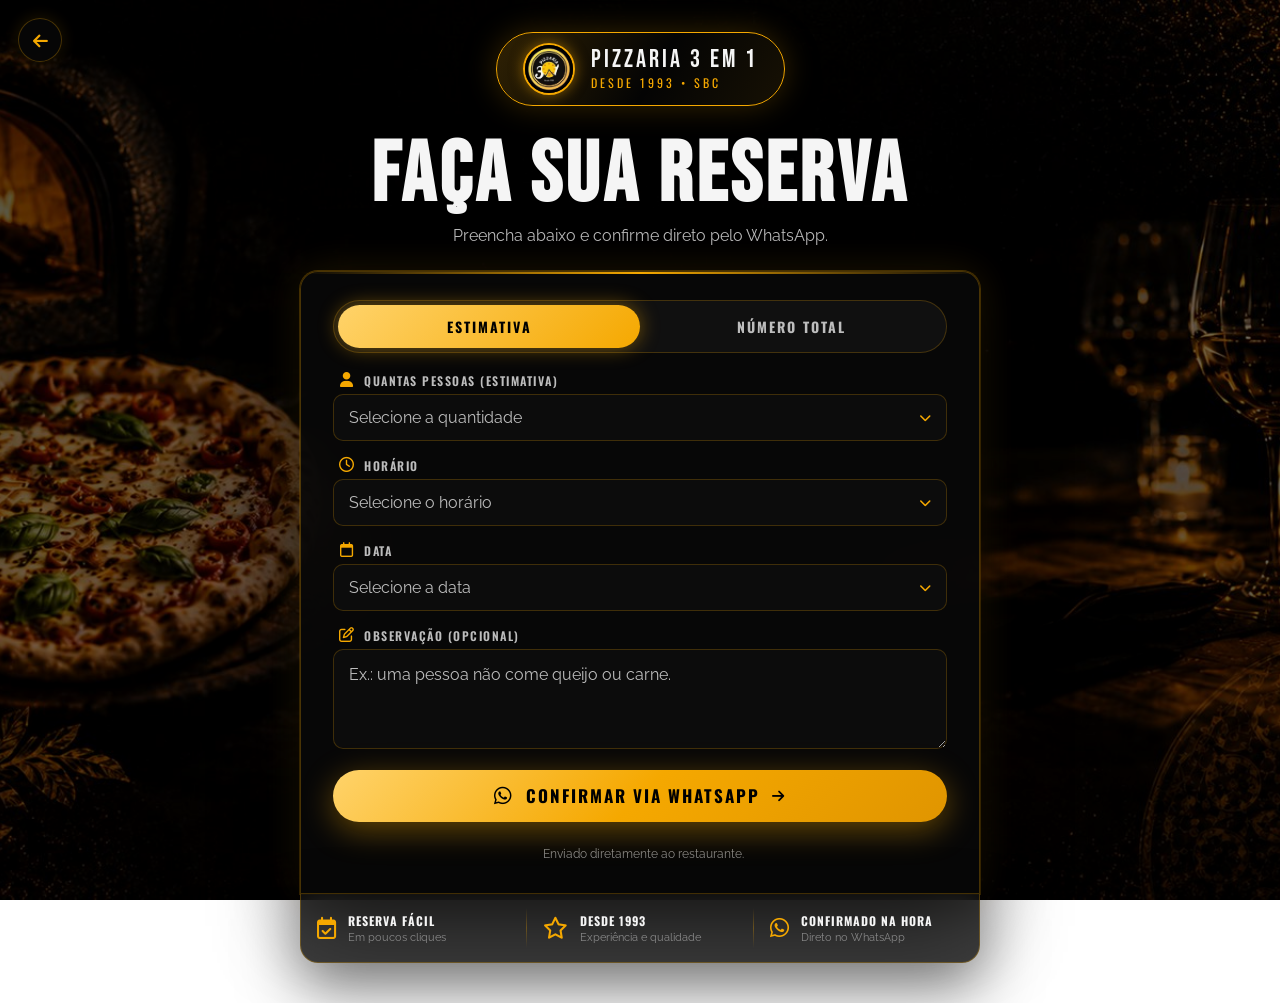
<file: reserva.html>
<!DOCTYPE html>
<html lang="pt-BR">
<head>
  <meta charset="UTF-8"/>
  <meta name="viewport" content="width=device-width, initial-scale=1.0"/>
  <title>Reserva Pizzaria 3 em 1 | São Bernardo do Campo</title>
  <meta name="description" content="Reserve sua mesa na Pizzaria 3 em 1 em São Bernardo do Campo. Informe data, horário e quantidade de pessoas para confirmar pelo WhatsApp.">
  <link rel="canonical" href="https://vinibr07gomes-alt.github.io/Pizzaria31/reserva.html">
  <meta property="og:title" content="Reserva Pizzaria 3 em 1 - São Bernardo do Campo">
  <meta property="og:description" content="Faça sua reserva online e confirme direto pelo WhatsApp.">
  <meta property="og:image" content="https://vinibr07gomes-alt.github.io/Pizzaria31/imagens/logo.jpg">
  <meta property="og:url" content="https://vinibr07gomes-alt.github.io/Pizzaria31/reserva.html">
  <meta property="og:type" content="website">
  <meta name="twitter:card" content="summary_large_image">
  <meta name="twitter:title" content="Reserva Pizzaria 3 em 1">
  <meta name="twitter:description" content="Reserve sua mesa e confirme direto pelo WhatsApp.">
  <meta name="twitter:image" content="https://vinibr07gomes-alt.github.io/Pizzaria31/imagens/logo.jpg">
  <link rel="preconnect" href="https://fonts.googleapis.com"/>
  <link rel="preconnect" href="https://fonts.gstatic.com" crossorigin/>
  <link href="https://fonts.googleapis.com/css2?family=Bebas+Neue&family=Oswald:wght@400;600;700&family=Raleway:wght@400;500;600;700&display=swap" rel="stylesheet"/>
  <link rel="stylesheet" href="https://cdnjs.cloudflare.com/ajax/libs/font-awesome/6.5.1/css/all.min.css" crossorigin="anonymous"/>
    <link rel="stylesheet" href="CSS/reserva.css"/>
<style>
    *,
*::before,
*::after {
    cursor: url("imagens/cursor2.cur"), auto !important;
}
  </style>
</head>
<body>

<div class="bg-layer" aria-hidden="true"></div>
<div class="bg-overlay" aria-hidden="true"></div>
<div class="particles" aria-hidden="true">
  <span></span><span></span><span></span><span></span><span></span><span></span>
</div>

<button class="back-btn" id="backBtn" type="button" aria-label="Voltar para a página anterior">
  <i class="fa-solid fa-arrow-left"></i>
</button>

<main class="page-wrap">

  <!-- LOGO -->
  <header class="logo-block">
    <div class="logo-inner">
      <img src="imagens/logo.jpg" alt="Logo Pizzaria 3 em 1" class="logo-img"/>
      <div class="logo-text-wrap">
        <span class="logo-name">PIZZARIA 3 EM 1</span>
        <span class="logo-sub">DESDE 1993 &bull; SBC</span>
      </div>
    </div>

  </header>

  <!-- TÍTULO -->
  <section class="hero-title">
    <h1 class="main-title">FA&#199;A SUA RESERVA</h1>
    <p class="main-subtitle">Preencha abaixo e confirme direto pelo WhatsApp.</p>
  </section>

  <!-- CARD -->
  <section class="card-main">

    <!-- TABS -->
    <div class="tab-selector" role="tablist">
      <button class="tab-btn active" data-tab="est" role="tab" aria-selected="true">ESTIMATIVA</button>
      <button class="tab-btn" data-tab="tot" role="tab" aria-selected="false">N&#218;MERO TOTAL</button>
      <div class="tab-track" id="tabTrack"></div>
    </div>

    <!-- PANEL ESTIMATIVA -->
    <div class="tab-panel active" id="panel-est">
      <!-- pessoas -->
      <div class="field">
        <div class="field-label">
          <span class="fi"><i class="fa-solid fa-user"></i></span>
          <span class="fl">QUANTAS PESSOAS (ESTIMATIVA)</span>
        </div>
        <div class="fc">
          <div class="sel-wrap people-select">
            <div class="sel-display" id="est-pd" tabindex="0" role="button" aria-haspopup="listbox">
              <span class="sel-txt">Selecione a quantidade</span>
              <i class="fa-solid fa-chevron-down arr"></i>
            </div>
            <div class="sel-drop" id="est-pdrop">
              <div class="sel-inner" id="est-pinner"></div>
            </div>
          </div>
          <input type="hidden" id="est-p" value=""/>
        </div>
      </div>
      <!-- horário -->
      <div class="field">
        <div class="field-label">
          <span class="fi"><i class="fa-regular fa-clock"></i></span>
          <span class="fl">HOR&#193;RIO</span>
        </div>
        <div class="fc">
          <div class="sel-wrap">
            <div class="sel-display" id="est-hd" tabindex="0" role="button" aria-haspopup="listbox">
              <span class="sel-txt">Selecione o hor&#225;rio</span>
              <i class="fa-solid fa-chevron-down arr"></i>
            </div>
            <div class="sel-drop" id="est-hdrop">
              <div class="sel-inner" id="est-hinner"></div>
            </div>
          </div>
          <input type="hidden" id="est-h" value=""/>
        </div>
      </div>
      <!-- data -->
      <div class="field">
        <div class="field-label">
          <span class="fi"><i class="fa-regular fa-calendar"></i></span>
          <span class="fl">DATA</span>
        </div>
        <div class="fc">
          <div class="cal-wrap">
            <div class="cal-display" id="est-dd" tabindex="0" role="button" aria-haspopup="dialog">
              <span class="cal-txt">Selecione a data</span>
              <i class="fa-solid fa-chevron-down arr"></i>
            </div>
            <div class="calendar" id="est-cal"></div>
          </div>
          <input type="hidden" id="est-d" value=""/>
        </div>
      </div>
      <!-- obs -->
      <div class="field">
        <div class="field-label">
          <span class="fi"><i class="fa-regular fa-pen-to-square"></i></span>
          <span class="fl">OBSERVA&#199;&#195;O (OPCIONAL)</span>
        </div>
        <div class="fc textarea">
          <textarea class="finput" id="est-obs" placeholder="Ex.: uma pessoa n&#227;o come queijo ou carne." rows="3"></textarea>
        </div>
      </div>
      <!-- botão -->
      <button class="btn-confirm" data-panel="est">
        <i class="fa-brands fa-whatsapp"></i>
        <span>CONFIRMAR VIA WHATSAPP</span>
        <i class="fa-solid fa-arrow-right btn-arrow-icon"></i>
      </button>
      <p class="sec-text"><i class="fa-regular fa-shield-check"></i> Enviado diretamente ao restaurante.</p>
    </div>

    <!-- PANEL NÚMERO TOTAL -->
    <div class="tab-panel" id="panel-tot">
      <!-- pessoas -->
      <div class="field">
        <div class="field-label">
          <span class="fi"><i class="fa-solid fa-user"></i></span>
          <span class="fl">N&#218;MERO TOTAL DE PESSOAS</span>
        </div>
        <div class="fc">
          <div class="sel-wrap people-select">
            <div class="sel-display" id="tot-pd" tabindex="0" role="button" aria-haspopup="listbox">
              <span class="sel-txt">Selecione a quantidade</span>
              <i class="fa-solid fa-chevron-down arr"></i>
            </div>
            <div class="sel-drop" id="tot-pdrop">
              <div class="sel-inner" id="tot-pinner"></div>
            </div>
          </div>
          <input type="hidden" id="tot-p" value=""/>
        </div>
      </div>
      <!-- horário -->
      <div class="field">
        <div class="field-label">
          <span class="fi"><i class="fa-regular fa-clock"></i></span>
          <span class="fl">HOR&#193;RIO</span>
        </div>
        <div class="fc">
          <div class="sel-wrap">
            <div class="sel-display" id="tot-hd" tabindex="0" role="button" aria-haspopup="listbox">
              <span class="sel-txt">Selecione o hor&#225;rio</span>
              <i class="fa-solid fa-chevron-down arr"></i>
            </div>
            <div class="sel-drop" id="tot-hdrop">
              <div class="sel-inner" id="tot-hinner"></div>
            </div>
          </div>
          <input type="hidden" id="tot-h" value=""/>
        </div>
      </div>
      <!-- data -->
      <div class="field">
        <div class="field-label">
          <span class="fi"><i class="fa-regular fa-calendar"></i></span>
          <span class="fl">DATA</span>
        </div>
        <div class="fc">
          <div class="cal-wrap">
            <div class="cal-display" id="tot-dd" tabindex="0" role="button" aria-haspopup="dialog">
              <span class="cal-txt">Selecione a data</span>
              <i class="fa-solid fa-chevron-down arr"></i>
            </div>
            <div class="calendar" id="tot-cal"></div>
          </div>
          <input type="hidden" id="tot-d" value=""/>
        </div>
      </div>
      <!-- obs -->
      <div class="field">
        <div class="field-label">
          <span class="fi"><i class="fa-regular fa-pen-to-square"></i></span>
          <span class="fl">OBSERVA&#199;&#195;O (OPCIONAL)</span>
        </div>
        <div class="fc textarea">
          <textarea class="finput" id="tot-obs" placeholder="Ex.: uma pessoa estar&#225; com camiseta vermelha." rows="3"></textarea>
        </div>
      </div>
      <!-- botão -->
      <button class="btn-confirm" data-panel="tot">
        <i class="fa-brands fa-whatsapp"></i>
        <span>CONFIRMAR VIA WHATSAPP</span>
        <i class="fa-solid fa-arrow-right btn-arrow-icon"></i>
      </button>
      <p class="sec-text"><i class="fa-regular fa-shield-check"></i> Enviado diretamente ao restaurante.</p>
    </div>

  </section><!-- /card -->

  <!-- INFO BAR -->
  <footer class="info-bar">
    <div class="info-card">
      <span class="info-ico"><i class="fa-regular fa-calendar-check"></i></span>
      <div class="info-text">
        <strong class="info-title">RESERVA F&#193;CIL</strong>
        <span class="info-desc">Em poucos cliques</span>
      </div>
    </div>
    <div class="info-div"></div>
    <div class="info-card">
      <span class="info-ico"><i class="fa-regular fa-star"></i></span>
      <div class="info-text">
        <strong class="info-title">DESDE 1993</strong>
        <span class="info-desc">Experi&#234;ncia e qualidade</span>
      </div>
    </div>
    <div class="info-div"></div>
    <div class="info-card">
      <span class="info-ico"><i class="fa-brands fa-whatsapp"></i></span>
      <div class="info-text">
        <strong class="info-title">CONFIRMADO NA HORA</strong>
        <span class="info-desc">Direto no WhatsApp</span>
      </div>
    </div>
  </footer>

</main>

<!-- TOAST -->
<div class="toast" id="toast">
  <i class="fa-solid fa-circle-check"></i>
  <span id="toast-msg">Abrindo WhatsApp...</span>
</div>

<script src="JS/reserva.js"></script>
</body>
</html>
</file>
<file: CSS/style.css>
/* Style principal */

/* ════════════════════════════════════════
       DESIGN TOKENS
    ════════════════════════════════════════ */
    :root {
      --gold: #f39c12;
      --gold-light: #f5b942;
      --gold-dim: rgba(243,156,18,0.12);
      --red: #c0392b;
      --dark: #050505;
      --dark-2: #0a0a0a;
      --dark-3: #111;
      --card-bg: #111;
      --border: #1e1e1e;
      --border-2: #2a2a2a;
      --text-muted: #888;
      --text-sub: #bbb;
      --header-h: 80px;
      --radius: 20px;
      --transition: 0.3s cubic-bezier(0.4,0,0.2,1);
    }

    /* ════════════════════════════════════════
       RESET & BASE
    ════════════════════════════════════════ */
    *, *::before, *::after { margin: 0; padding: 0; box-sizing: border-box; }
    html { scroll-behavior: smooth; font-size: 16px; }
    body {
      font-family: 'Raleway', sans-serif;
      background: var(--dark);
      color: #fff;
      overflow-x: hidden;
      -webkit-font-smoothing: antialiased;
    }
    a { text-decoration: none; color: inherit; }
    img { display: block; max-width: 100%; }
    button { cursor: pointer; font-family: inherit; }

    /* ════════════════════════════════════════
       SCROLL REVEAL — hidden by default
    ════════════════════════════════════════ */
    .reveal {
      opacity: 0;
      transform: translateY(32px);
      transition: opacity 0.7s var(--transition), transform 0.7s var(--transition);
    }
    .reveal.visible {
      opacity: 1;
      transform: translateY(0);
    }
    .reveal-delay-1 { transition-delay: 0.1s; }
    .reveal-delay-2 { transition-delay: 0.2s; }
    .reveal-delay-3 { transition-delay: 0.3s; }
    .reveal-delay-4 { transition-delay: 0.4s; }

    /* ════════════════════════════════════════
       GOLD DIVIDER
    ════════════════════════════════════════ */
    .gold-divider {
      display: flex;
      align-items: center;
      gap: 16px;
      margin: 0 auto 20px;
      max-width: 200px;
    }
    .gold-divider::before,
    .gold-divider::after {
      content: '';
      flex: 1;
      height: 1px;
      background: linear-gradient(to right, transparent, var(--gold), transparent);
    }
    .gold-divider span { color: var(--gold); font-size: 18px; }

    /* ════════════════════════════════════════
       HEADER PREMIUM
    ════════════════════════════════════════ */
    header {
      position: fixed;
      width: 100%;
      top: 0;
      z-index: 1000;
      background: rgba(5,5,5,0.85);
      border-bottom: 1px solid var(--border);
      backdrop-filter: blur(20px) saturate(180%);
      -webkit-backdrop-filter: blur(20px) saturate(180%);
      transition: padding var(--transition), background var(--transition);
    }
    header.scrolled {
      background: rgba(5,5,5,0.97);
      border-bottom-color: var(--border-2);
    }

    nav {
      max-width: 1300px;
      margin: auto;
      display: flex;
      justify-content: space-between;
      align-items: center;
      padding: 14px 24px;
      transition: padding var(--transition);
    }
    header.scrolled nav { padding: 10px 24px; }

    .logo-wrap {
      display: flex;
      align-items: center;
      gap: 12px;
      animation: logoEntrance 0.8s 0.1s cubic-bezier(0.34,1.56,0.64,1) both;
    }
    @keyframes logoEntrance {
      from { opacity: 0; transform: translateX(-28px) scale(0.8); }
      to   { opacity: 1; transform: translateX(0) scale(1); }
    }
    .logo-icon {
      width: 52px; height: 52px; flex-shrink: 0;
      border-radius: 50%;
      object-fit: cover;
      box-shadow: 0 0 0 2px var(--gold), 0 4px 16px rgba(243,156,18,0.25);
      transition: transform var(--transition), box-shadow var(--transition);
      pointer-events: auto;
    }
    .logo-icon:hover {
      transform: rotate(-6deg) scale(1.07);
      box-shadow: 0 0 0 3px var(--gold), 0 6px 24px rgba(243,156,18,0.45);
    }
    .logo-text span {
      display: block;
      font-size: 13px;
      color: var(--text-muted);
      font-family: 'Bebas Neue', sans-serif;
      font-weight: 400;
      letter-spacing: 3px;
      text-transform: uppercase;
      line-height: 1;
    }

    /* ── Bebas Neue aplicado em TODOS os tamanhos ── */
    .logo-text {
      font-family: 'Bebas Neue', sans-serif !important;
      font-size: 22px;
      letter-spacing: 2px;
      line-height: 1;
    }
    @media (min-width: 769px) {
      .logo-text {
        font-size: 26px;
      }
    }

    .nav-links {
      display: flex;
      gap: 28px;
      align-items: center;
    }
    .nav-links a {
      color: var(--text-sub);
      font-weight: 600;
      font-size: 13px;
      letter-spacing: 0.8px;
      transition: color var(--transition);
      text-transform: uppercase;
      position: relative;
    }
    .nav-links a::after {
      content: '';
      position: absolute;
      bottom: -3px;
      left: 0;
      width: 0;
      height: 1px;
      background: var(--gold);
      transition: width var(--transition);
    }
    .nav-links a:hover { color: var(--gold); }
    .nav-links a:hover::after { width: 100%; }

    .nav-cta {
      background: var(--red) !important;
      color: #fff !important;
      padding: 9px 22px !important;
      border-radius: 30px;
      font-size: 13px;
      position: relative;
      overflow: hidden;
    }
    .nav-cta::after { display: none !important; }
    .nav-cta::before {
      content: '';
      position: absolute;
      inset: 0;
      background: var(--gold);
      transform: scaleX(0);
      transform-origin: left;
      transition: transform 0.3s ease;
      z-index: 0;
    }
    .nav-cta:hover::before { transform: scaleX(1); }
    .nav-cta:hover { color: #000 !important; }
    .nav-cta span { position: relative; z-index: 1; }

    /* Mobile button */
    .pizza-menu-btn {
      display: none;
      background: none;
      border: none;
      font-size: 28px;
      line-height: 1;
      padding: 6px;
      transition: transform var(--transition);
    }
    .pizza-menu-btn:hover { transform: rotate(-10deg) scale(1.1); }

    /* ════════════════════════════════════════
       PIZZA MENU BUTTON — animated
    ════════════════════════════════════════ */
    .pizza-menu-btn {
      display: none;
      background: none;
      border: 2px solid transparent;
      border-radius: 50%;
      padding: 6px;
      width: 46px; height: 46px;
      align-items: center;
      justify-content: center;
      transition: border-color 0.3s, background 0.3s, transform 0.4s cubic-bezier(0.34,1.56,0.64,1);
      position: relative;
      overflow: hidden;
    }
    .pizza-menu-btn::before {
      content: '';
      position: absolute;
      inset: 0;
      border-radius: 50%;
      background: radial-gradient(circle, rgba(243,156,18,0.15) 0%, transparent 70%);
      opacity: 0;
      transition: opacity 0.3s;
    }
    .pizza-menu-btn:hover {
      border-color: var(--gold);
      background: rgba(243,156,18,0.08);
      transform: rotate(-8deg) scale(1.1);
    }
    .pizza-menu-btn:hover::before { opacity: 1; }
    .pizza-menu-btn.is-open {
      border-color: var(--gold);
      background: rgba(243,156,18,0.12);
    }

    @keyframes pizzaSpin {
      0%   { transform: rotate(0deg) scale(1); }
      30%  { transform: rotate(-20deg) scale(1.25); }
      60%  { transform: rotate(380deg) scale(0.9); }
      80%  { transform: rotate(350deg) scale(1.08); }
      100% { transform: rotate(360deg) scale(1); }
    }
    @keyframes pizzaClose {
      0%   { transform: rotate(0deg) scale(1); }
      40%  { transform: rotate(180deg) scale(0.7); }
      70%  { transform: rotate(340deg) scale(1.15); }
      100% { transform: rotate(360deg) scale(1); }
    }
    .pizza-slice {
      display: inline-block;
      font-size: 24px;
      line-height: 1;
      transform-origin: center;
    }
    .pizza-slice.spin { animation: pizzaSpin 0.65s cubic-bezier(0.22,1,0.36,1) forwards; }
    .pizza-slice.close { animation: pizzaClose 0.5s cubic-bezier(0.22,1,0.36,1) forwards; }

    /* ════════════════════════════════════════
       MOBILE NAV — full-screen animated
    ════════════════════════════════════════ */
    @keyframes navBgIn {
      from { opacity: 0; clip-path: circle(0% at calc(100% - 40px) 36px); }
      to   { opacity: 1; clip-path: circle(150% at calc(100% - 40px) 36px); }
    }
    @keyframes navBgOut {
      from { opacity: 1; clip-path: circle(150% at calc(100% - 40px) 36px); }
      to   { opacity: 0; clip-path: circle(0% at calc(100% - 40px) 36px); }
    }
    @keyframes navLinkIn {
      from { opacity: 0; transform: translateX(40px); }
      to   { opacity: 1; transform: translateX(0); }
    }
    @keyframes navLogoIn {
      from { opacity: 0; transform: scale(0.6) rotate(-20deg); }
      to   { opacity: 1; transform: scale(1) rotate(0deg); }
    }

    .mobile-nav {
      display: flex;
      position: fixed;
      inset: 0;
      background: rgba(5,5,5,0.98);
      z-index: 2000;
      flex-direction: column;
      align-items: center;
      justify-content: center;
      gap: 8px;
      backdrop-filter: blur(24px);
      opacity: 0;
      pointer-events: none;
      clip-path: circle(0% at calc(100% - 40px) 36px);
      transition: none;
    }
    .mobile-nav.open {
      opacity: 1;
      pointer-events: all;
      animation: navBgIn 0.6s cubic-bezier(0.22,1,0.36,1) forwards;
    }
    .mobile-nav.closing {
      animation: navBgOut 0.45s cubic-bezier(0.55,0,1,0.45) forwards;
      pointer-events: none;
    }

    .mobile-nav-logo {
      width: 80px; height: 80px;
      border-radius: 50%;
      object-fit: cover;
      box-shadow: 0 0 0 3px var(--gold), 0 8px 32px rgba(243,156,18,0.4);
      margin-bottom: 16px;
      opacity: 0;
    }
    .mobile-nav.open .mobile-nav-logo {
      animation: navLogoIn 0.55s 0.25s cubic-bezier(0.34,1.56,0.64,1) forwards;
    }

    .mobile-nav a {
      font-family: 'Playfair Display', serif;
      font-size: 30px;
      color: #fff;
      opacity: 0;
      position: relative;
      padding: 6px 0;
      transition: color 0.25s, letter-spacing 0.25s;
    }
    .mobile-nav a::after {
      content: '';
      position: absolute;
      bottom: 0; left: 50%;
      width: 0; height: 2px;
      background: var(--gold);
      transition: width 0.3s, left 0.3s;
    }
    .mobile-nav a:hover { color: var(--gold); letter-spacing: 2px; }
    .mobile-nav a:hover::after { width: 100%; left: 0; }

    .mobile-nav.open a:nth-child(2)  { animation: navLinkIn 0.4s 0.30s cubic-bezier(0.22,1,0.36,1) forwards; }
    .mobile-nav.open a:nth-child(3)  { animation: navLinkIn 0.4s 0.36s cubic-bezier(0.22,1,0.36,1) forwards; }
    .mobile-nav.open a:nth-child(4)  { animation: navLinkIn 0.4s 0.42s cubic-bezier(0.22,1,0.36,1) forwards; }
    .mobile-nav.open a:nth-child(5)  { animation: navLinkIn 0.4s 0.48s cubic-bezier(0.22,1,0.36,1) forwards; }
    .mobile-nav.open a:nth-child(6)  { animation: navLinkIn 0.4s 0.54s cubic-bezier(0.22,1,0.36,1) forwards; }
    .mobile-nav.open a:nth-child(7)  { animation: navLinkIn 0.4s 0.60s cubic-bezier(0.22,1,0.36,1) forwards; }
    .mobile-nav.open a:nth-child(8)  { animation: navLinkIn 0.4s 0.66s cubic-bezier(0.22,1,0.36,1) forwards; }
    .mobile-nav.open a:nth-child(9)  { animation: navLinkIn 0.4s 0.72s cubic-bezier(0.22,1,0.36,1) forwards; }
    .mobile-nav.open a:nth-child(10) { animation: navLinkIn 0.4s 0.78s cubic-bezier(0.22,1,0.36,1) forwards; }

    .mobile-nav-close {
      position: absolute;
      top: 20px; right: 24px;
      font-size: 32px;
      background: none;
      border: 2px solid rgba(243,156,18,0.3);
      border-radius: 50%;
      width: 44px; height: 44px;
      color: var(--gold);
      display: flex; align-items: center; justify-content: center;
      transition: background 0.25s, transform 0.3s, border-color 0.25s;
      cursor: pointer;
    }
    .mobile-nav-close:hover {
      background: rgba(243,156,18,0.15);
      border-color: var(--gold);
      transform: rotate(90deg) scale(1.1);
    }

    /* ════════════════════════════════════════
       HERO PREMIUM
    ════════════════════════════════════════ */
    .hero {
      height: 100vh;
      min-height: 600px;
      position: relative;
      display: flex;
      align-items: center;
      justify-content: center;
      text-align: center;
      padding: calc(var(--header-h) + 24px) 20px 40px;
      overflow: hidden;
    }
    .hero-bg {
      position: absolute;
      inset: 0;
      background-image: url('../imagens/heroback.avif');
      background-size: cover;
      background-position: center;
      transform: scale(1.06);
      transition: transform 8s ease-out;
      will-change: transform;
    }
    .hero-bg.loaded { transform: scale(1); }
    .hero-overlay {
      position: absolute;
      inset: 0;
      background: linear-gradient(
        to bottom,
        rgba(0,0,0,0.5) 0%,
        rgba(0,0,0,0.7) 50%,
        rgba(0,0,0,0.88) 100%
      );
    }
    .hero-content {
      position: relative;
      z-index: 2;
      width: 100%;
      max-width: 820px;
    }
    .hero-eyebrow {
      display: inline-flex;
      align-items: center;
      gap: 10px;
      color: var(--gold);
      font-size: 12px;
      font-weight: 700;
      letter-spacing: 4px;
      text-transform: uppercase;
      margin-bottom: 24px;
      opacity: 0;
      animation: fadeUp 0.8s 0.3s forwards;
    }
    .hero-eyebrow::before,
    .hero-eyebrow::after { content: '✦'; font-size: 8px; }

    .hero-content h1 {
      font-family: 'Playfair Display', serif;
      font-size: clamp(52px, 9vw, 96px);
      color: var(--gold);
      line-height: 1;
      letter-spacing: -1px;
      text-shadow: 0 4px 40px rgba(0,0,0,0.8);
      opacity: 0;
      animation: fadeUp 0.9s 0.5s forwards;
    }
    .hero-content p {
      font-size: clamp(16px, 2vw, 20px);
      color: #ddd;
      margin: 24px auto 40px;
      max-width: 580px;
      line-height: 1.7;
      opacity: 0;
      animation: fadeUp 0.9s 0.7s forwards;
    }
    .hero-btns {
      display: flex;
      gap: 16px;
      justify-content: center;
      flex-wrap: wrap;
      align-items: center;
      width: min(100%, 720px);
      margin: 0 auto;
      opacity: 0;
      animation: fadeUp 0.9s 0.9s forwards;
    }



    @keyframes fadeUp {
      from { opacity: 0; transform: translateY(24px); }
      to { opacity: 1; transform: translateY(0); }
    }
    @keyframes bounce {
      0%, 100% { transform: translateX(-50%) translateY(0); }
      50% { transform: translateX(-50%) translateY(8px); }
    }

    /* ════════════════════════════════════════
       BUTTONS PREMIUM
    ════════════════════════════════════════ */
    .btn {
      background: var(--red);
      color: white;
      padding: 0 28px;
      border-radius: 50px;
      font-weight: 700;
      font-family: 'Raleway', sans-serif;
      transition: var(--transition);
      display: inline-flex;
      align-items: center;
      justify-content: center;
      gap: 8px;
      letter-spacing: 0.5px;
      font-size: 15px;
      line-height: 1;
      border: 2px solid transparent;
      position: relative;
      overflow: hidden;
    }
    .btn::before {
      content: '';
      position: absolute;
      inset: 0;
      background: linear-gradient(135deg, var(--gold-light), var(--gold));
      opacity: 0;
      transition: opacity var(--transition);
    }
    .btn:hover { color: #000; border-color: var(--gold); transform: translateY(-2px); box-shadow: 0 8px 30px rgba(243,156,18,0.3); }
    .btn:hover::before { opacity: 1; }
    .btn span, .btn-icon { position: relative; z-index: 1; }

    .btn-outline {
      background: transparent;
      border: 1.5px solid rgba(243,156,18,0.6);
      color: var(--gold);
      padding: 0 28px;
      border-radius: 50px;
      font-weight: 700;
      font-family: 'Raleway', sans-serif;
      transition: var(--transition);
      display: inline-flex;
      align-items: center;
      justify-content: center;
      gap: 8px;
      font-size: 15px;
      line-height: 1;
    }
    .btn-outline:hover { background: var(--gold); color: #000; border-color: var(--gold); transform: translateY(-2px); box-shadow: 0 8px 30px rgba(243,156,18,0.2); }
    .hero-btns .btn,
    .hero-btns .btn-outline {
      flex: 1 1 190px;
      min-width: 0;
      min-height: 54px;
      white-space: nowrap;
    }

    /* ════════════════════════════════════════
       SECTIONS
    ════════════════════════════════════════ */
    section { padding: 100px 20px; }
    .container { max-width: 1300px; margin: auto; }

    .section-label {
      text-align: center;
      color: var(--gold);
      font-size: 11px;
      font-weight: 700;
      letter-spacing: 4px;
      text-transform: uppercase;
      margin-bottom: 12px;
    }
    .title {
      font-family: 'Playfair Display', serif;
      font-size: clamp(32px, 4vw, 48px);
      text-align: center;
      margin-bottom: 16px;
      color: #fff;
    }
    .title em { color: var(--gold); font-style: normal; }
    .title-sub {
      text-align: center;
      color: var(--text-muted);
      font-size: 16px;
      max-width: 500px;
      margin: 0 auto 60px;
      line-height: 1.6;
    }

    /* ════════════════════════════════════════
       SOBRE
    ════════════════════════════════════════ */
    .about-grid {
      display: grid;
      grid-template-columns: 1fr 1fr;
      gap: 80px;
      align-items: center;
    }
    .about-text p {
      line-height: 1.9;
      color: var(--text-sub);
      font-size: 17px;
      margin-bottom: 18px;
    }
    .about-stats {
      display: grid;
      grid-template-columns: repeat(3, 1fr);
      gap: 1px;
      background: var(--border);
      border-radius: 16px;
      overflow: hidden;
      margin-top: 36px;
    }
    .stat {
      background: var(--dark-3);
      padding: 24px 16px;
      text-align: center;
      display: flex;
      min-width: 0;
      flex-direction: column;
      align-items: center;
      justify-content: center;
    }
    .stat-num {
      font-family: 'Bebas Neue', 'Barlow Condensed', sans-serif;
      font-size: clamp(36px, 5vw, 48px);
      color: var(--gold);
      display: block;
      line-height: 1;
      min-height: 48px;
      margin-bottom: 8px;
      letter-spacing: 1px;
      white-space: nowrap;
    }
    .stat-label {
      font-size: 11px;
      color: var(--text-muted);
      text-transform: uppercase;
      letter-spacing: 1.5px;
    }
    .about-img-wrap {
      position: relative;
    }
    .about-img {
      border-radius: var(--radius);
      height: 500px;
      width: 100%;
      object-fit: cover;
      display: block;
    }
    .about-img-badge {
      position: absolute;
      bottom: -20px;
      left: -20px;
      background: var(--gold);
      color: #000;
      border-radius: 16px;
      padding: 16px 20px;
      font-weight: 700;
      font-size: 13px;
      line-height: 1.4;
      box-shadow: 0 8px 30px rgba(243,156,18,0.4);
    }
    .about-img-badge strong { display: block; font-size: 22px; font-family: 'Playfair Display', serif; }

    /* ════════════════════════════════════════
       CARROSSEL
    ════════════════════════════════════════ */
    .carousel-section {
      background: var(--dark-2);
      padding: 80px 0;
      overflow: hidden;
    }
    .carousel-section .title { margin-bottom: 40px; }
    .carousel-wrapper {
      position: relative;
      max-width: 1100px;
      margin: auto;
      padding: 0 60px;
    }
    .carousel-track-outer {
      overflow: hidden;
      border-radius: 24px;
      box-shadow: 0 30px 80px rgba(0,0,0,0.6);
    }
    .carousel-track {
      display: flex;
      transition: transform 0.6s cubic-bezier(0.4,0,0.2,1);
    }
    .carousel-slide { min-width: 100%; position: relative; }
    .carousel-slide img {
      width: 100%;
      height: 520px;
      object-fit: cover;
      display: block;
    }
    .carousel-caption {
      position: absolute;
      bottom: 0; left: 0; right: 0;
      background: linear-gradient(transparent, rgba(0,0,0,0.88));
      padding: 60px 36px 28px;
      font-size: 18px;
      color: #fff;
      font-weight: 600;
      letter-spacing: 0.3px;
    }
    .carousel-btn {
      position: absolute;
      top: 50%;
      transform: translateY(-50%);
      background: rgba(5,5,5,0.7);
      border: 1px solid rgba(243,156,18,0.4);
      color: var(--gold);
      width: 48px; height: 48px;
      border-radius: 50%;
      font-size: 20px;
      transition: var(--transition);
      display: flex;
      align-items: center;
      justify-content: center;
      font-weight: bold;
      backdrop-filter: blur(8px);
    }
    .carousel-btn:hover { background: var(--gold); color: #000; border-color: var(--gold); transform: translateY(-50%) scale(1.08); }
    .carousel-btn.prev { left: 8px; }
    .carousel-btn.next { right: 8px; }
    .carousel-dots { display: flex; justify-content: center; gap: 8px; margin-top: 24px; }
    .dot {
      width: 6px; height: 6px;
      border-radius: 50%;
      background: var(--border-2);
      transition: all 0.3s;
      border: none;
    }
    .dot.active { background: var(--gold); width: 24px; border-radius: 4px; }

    /* ════════════════════════════════════════
       ESPECIALIDADES
    ════════════════════════════════════════ */
    .cards {
      display: grid;
      grid-template-columns: repeat(auto-fit, minmax(280px,1fr));
      gap: 28px;
    }
    .card {
      background: var(--card-bg);
      border-radius: var(--radius);
      overflow: hidden;
      border: 1px solid var(--border);
      transition: border-color var(--transition), box-shadow var(--transition);
      position: relative;
    }
    .card::after {
      content: '';
      position: absolute;
      inset: 0;
      border-radius: var(--radius);
      box-shadow: inset 0 0 0 1px rgba(243,156,18,0);
      transition: box-shadow var(--transition);
      pointer-events: none;
    }
    .card:hover { border-color: rgba(243,156,18,0.5); box-shadow: 0 20px 60px rgba(0,0,0,0.4), 0 0 0 1px rgba(243,156,18,0.1); }
    .card:hover::after { box-shadow: inset 0 0 0 1px rgba(243,156,18,0.2); }
    .card-img-wrap { position: relative; overflow: hidden; }
    .card img { height: 220px; width: 100%; object-fit: cover; transition: transform 0.6s ease; }
    .card:hover img { transform: scale(1.04); }
    .card-content { padding: 24px; }
    .card-content h3 {
      font-family: 'Playfair Display', serif;
      color: var(--gold);
      margin-bottom: 10px;
      font-size: 22px;
    }
    .card-content p { color: var(--text-sub); line-height: 1.6; font-size: 15px; }

    /* ════════════════════════════════════════
       RODÍZIOS
    ════════════════════════════════════════ */
    .rodizios {
      display: grid;
      grid-template-columns: repeat(auto-fit, minmax(360px,1fr));
      gap: 30px;
    }
    .rodizio-box {
      background: linear-gradient(145deg, #0f0f0f, #181818);
      border: 1px solid var(--border-2);
      border-radius: 24px;
      overflow: hidden;
      transition: border-color var(--transition), box-shadow var(--transition);
      position: relative;
    }
    .rodizio-box::before {
      content: '';
      position: absolute;
      top: 0; left: 0; right: 0;
      height: 2px;
      background: linear-gradient(to right, transparent, var(--gold), transparent);
      opacity: 0;
      transition: opacity var(--transition);
    }
    .rodizio-box:hover { border-color: rgba(243,156,18,0.3); box-shadow: 0 24px 60px rgba(0,0,0,0.5), 0 0 40px rgba(243,156,18,0.05); }
    .rodizio-box:hover::before { opacity: 1; }
    .rodizio-box-img-wrap { position: relative; overflow: hidden; aspect-ratio: 16 / 9; background: #101010; }
    .rodizio-box img {
      width: 100%;
      height: 100%;
      min-height: 260px;
      object-fit: cover;
      object-position: center;
      transition: transform 0.6s ease;
      display: block;
    }
    .rodizio-box:hover img { transform: scale(1.03); }
    .rodizio-badge {
      position: absolute;
      top: 16px; right: 16px;
      background: var(--gold);
      color: #000;
      font-size: 11px;
      font-weight: 700;
      letter-spacing: 1px;
      text-transform: uppercase;
      padding: 5px 12px;
      border-radius: 20px;
    }
    .rodizio-content { padding: 30px; }
    .rodizio-content h3 {
      font-family: 'Playfair Display', serif;
      font-size: 30px;
      color: #fff;
      margin-bottom: 10px;
    }
    .rodizio-content p { color: var(--text-sub); line-height: 1.7; font-size: 15px; }
    .price {
      font-size: clamp(42px, 5vw, 56px);
      background: linear-gradient(135deg, var(--gold-light), var(--gold));
      -webkit-background-clip: text;
      -webkit-text-fill-color: transparent;
      background-clip: text;
      margin: 18px 0;
      font-weight: 900;
      font-family: 'Bebas Neue', 'Barlow Condensed', sans-serif;
      display: inline-block;
      line-height: 1;
      letter-spacing: 1px;
    }
    .rodizio-alert {
      background: rgba(192,57,43,0.1);
      border: 1px solid rgba(192,57,43,0.25);
      border-radius: 10px;
      padding: 10px 14px;
      font-size: 13px;
      margin-bottom: 10px;
      color: #ddd;
    }
    .rodizio-drinks {
      color: var(--text-muted);
      font-size: 13px;
    }

    /* Birthday banner */
    .birthday {
      background:
        linear-gradient(rgba(0,0,0,0.72), rgba(0,0,0,0.82)),
        url('../imagens/drinks/lagoa-azul.jpg') center/cover;
      text-align: center;
      border-radius: 24px;
      padding: 90px 30px;
      margin-top: 50px;
      border: 1px solid rgba(243,156,18,0.15);
      position: relative;
      overflow: hidden;
    }
    .birthday::after {
      content: '';
      position: absolute;
      inset: 0;
      background: radial-gradient(ellipse at center, rgba(243,156,18,0.05) 0%, transparent 70%);
      pointer-events: none;
    }
    .birthday h2 {
      font-family: 'Playfair Display', serif;
      font-size: clamp(32px, 5vw, 50px);
      color: var(--gold);
      margin-bottom: 20px;
    }
    .birthday p { max-width: 700px; margin: auto; line-height: 1.8; font-size: 17px; color: #ddd; }

    /* ════════════════════════════════════════
       MENU CTA SECTION
    ════════════════════════════════════════ */
    .menu-cta-section {
      background: linear-gradient(135deg, #0d0d0d 0%, #141414 100%);
      border-top: 1px solid var(--border);
      border-bottom: 1px solid var(--border);
      text-align: center;
      padding: 90px 20px;
      position: relative;
      overflow: hidden;
    }
    .menu-cta-section::before {
      content: '';
      position: absolute;
      top: -100px; left: 50%;
      transform: translateX(-50%);
      width: 600px; height: 600px;
      background: radial-gradient(circle, rgba(243,156,18,0.04) 0%, transparent 70%);
      pointer-events: none;
    }
    .menu-cta-section h2 {
      font-family: 'Playfair Display', serif;
      font-size: clamp(32px, 4vw, 50px);
      color: #fff;
      margin-bottom: 16px;
    }
    .menu-cta-section h2 em { color: var(--gold); font-style: normal; }
    .menu-cta-section p {
      color: var(--text-muted);
      font-size: 17px;
      margin-bottom: 36px;
      max-width: 560px;
      margin-left: auto;
      margin-right: auto;
      line-height: 1.7;
    }
    .menu-cta-tags {
      display: flex;
      gap: 10px;
      justify-content: center;
      flex-wrap: wrap;
      margin-bottom: 40px;
    }
    .tag {
      background: rgba(255,255,255,0.04);
      color: var(--text-sub);
      padding: 7px 18px;
      border-radius: 30px;
      font-size: 13px;
      font-weight: 600;
      border: 1px solid var(--border-2);
      transition: var(--transition);
    }
    .tag:hover { background: var(--gold-dim); color: var(--gold); border-color: rgba(243,156,18,0.3); }

    /* ════════════════════════════════════════
       LOCALIZAÇÃO
    ════════════════════════════════════════ */
    .location-section {
      background: var(--dark-2);
      padding: 100px 20px;
    }
    .location-grid {
      display: grid;
      grid-template-columns: 1fr 1fr;
      gap: 60px;
      align-items: start;
      max-width: 1300px;
      margin: auto;
    }
    .location-map {
      border-radius: 24px;
      overflow: hidden;
      border: 1px solid var(--border);
      height: 400px;
      background: #111;
      position: relative;
    }
    .location-map iframe {
      width: 100%;
      height: 100%;
      border: none;
      filter: grayscale(60%) invert(90%) hue-rotate(180deg);
    }
    .location-map-overlay {
      position: absolute;
      inset: 0;
      pointer-events: none;
      border-radius: 24px;
      box-shadow: inset 0 0 0 1px rgba(243,156,18,0.15);
    }
    .location-info { padding-top: 10px; }
    .location-info h2 {
      font-family: 'Playfair Display', serif;
      font-size: 40px;
      color: #fff;
      margin-bottom: 8px;
    }
    .location-info h2 em { color: var(--gold); font-style: normal; }
    .location-info .loc-sub { color: var(--text-muted); font-size: 15px; margin-bottom: 36px; }

    .loc-items { display: flex; flex-direction: column; gap: 20px; margin-bottom: 36px; }
    .loc-item {
      display: flex;
      align-items: flex-start;
      gap: 16px;
      padding: 18px 20px;
      background: var(--dark-3);
      border: 1px solid var(--border);
      border-radius: 14px;
      transition: border-color var(--transition);
    }
    .loc-item:hover { border-color: rgba(243,156,18,0.3); }
    .loc-icon {
      width: 40px; height: 40px;
      background: var(--gold-dim);
      border-radius: 10px;
      display: flex;
      align-items: center;
      justify-content: center;
      font-size: 18px;
      flex-shrink: 0;
    }
    .loc-text strong {
      display: block;
      font-size: 14px;
      color: var(--gold);
      letter-spacing: 0.5px;
      text-transform: uppercase;
      margin-bottom: 4px;
      font-size: 11px;
    }
    .loc-text p, .loc-text a {
      color: #ddd;
      font-size: 15px;
      line-height: 1.5;
    }
    .loc-text a:hover { color: var(--gold); }
    .loc-btns { display: flex; gap: 12px; flex-wrap: wrap; }
    .loc-btn {
      display: inline-flex;
      align-items: center;
      gap: 8px;
      padding: 13px 24px;
      border-radius: 50px;
      font-weight: 700;
      font-size: 14px;
      transition: var(--transition);
    }
    .loc-btn-primary { background: var(--gold); color: #000; }
    .loc-btn-primary:hover { background: var(--gold-light); box-shadow: 0 6px 24px rgba(243,156,18,0.4); transform: translateY(-2px); }
    .loc-btn-secondary { background: transparent; color: var(--text-sub); border: 1px solid var(--border-2); }
    .loc-btn-secondary:hover { border-color: var(--gold); color: var(--gold); transform: translateY(-2px); }

    /* ════════════════════════════════════════
       AVALIAÇÕES PREMIUM
    ════════════════════════════════════════ */
    .reviews-header { text-align: center; margin-bottom: 50px; }
    .google-rating {
      display: inline-flex;
      align-items: center;
      gap: 20px;
      background: var(--dark-3);
      border: 1px solid var(--border-2);
      border-radius: 20px;
      padding: 20px 32px;
      margin-top: 20px;
    }
    .google-logo {
      font-size: 30px;
      font-weight: 900;
      background: linear-gradient(135deg,#4285f4,#ea4335,#fbbc04,#34a853);
      -webkit-background-clip: text;
      -webkit-text-fill-color: transparent;
      background-clip: text;
      font-family: 'Playfair Display', serif;
    }
    .g-score { font-size: 38px; font-weight: 700; color: #fff; font-family: 'Playfair Display', serif; }
    .g-stars { color: #fbbc04; font-size: 20px; letter-spacing: 3px; }
    .g-count { color: var(--text-muted); font-size: 13px; }

    .reviews-grid {
      display: grid;
      grid-template-columns: repeat(auto-fit, minmax(300px,1fr));
      gap: 22px;
    }
    .review-card {
      background: var(--dark-3);
      border: 1px solid var(--border);
      border-radius: 20px;
      padding: 26px;
      transition: border-color var(--transition), box-shadow var(--transition);
      position: relative;
    }
    .review-card::before {
      content: '"';
      position: absolute;
      top: 16px; right: 20px;
      font-family: 'Playfair Display', serif;
      font-size: 60px;
      color: var(--gold-dim);
      line-height: 1;
    }
    .review-card:hover { border-color: rgba(251,188,4,0.35); box-shadow: 0 12px 40px rgba(0,0,0,0.4); }
    .review-top {
      display: flex;
      align-items: center;
      gap: 14px;
      margin-bottom: 14px;
    }
    .review-avatar {
      width: 46px; height: 46px;
      border-radius: 50%;
      display: flex;
      align-items: center;
      justify-content: center;
      font-weight: 700;
      font-size: 18px;
      flex-shrink: 0;
    }
    .review-name { font-weight: 700; font-size: 15px; }
    .review-date { font-size: 12px; color: var(--text-muted); margin-top: 2px; }
    .review-stars { color: #fbbc04; font-size: 16px; margin-bottom: 12px; letter-spacing: 2px; }
    .review-text { color: var(--text-sub); line-height: 1.75; font-size: 14px; }
    .review-google-badge {
      display: flex;
      align-items: center;
      gap: 6px;
      margin-top: 18px;
      padding-top: 16px;
      border-top: 1px solid var(--border);
    }
    .review-google-badge span { font-size: 12px; color: var(--text-muted); }

    /* ════════════════════════════════════════
       CARREIRAS
    ════════════════════════════════════════ */
    .contact-form {
      display: grid;
      gap: 16px;
      max-width: 680px;
      margin: auto;
    }
    .contact-form input,
    .contact-form textarea,
    .contact-form select {
      padding: 15px 20px;
      border-radius: 14px;
      border: 1px solid var(--border-2);
      background: var(--dark-3);
      color: #fff;
      font-family: 'Raleway', sans-serif;
      font-size: 15px;
      transition: border-color var(--transition), box-shadow var(--transition);
    }
    .contact-form input:focus,
    .contact-form textarea:focus {
      outline: none;
      border-color: var(--gold);
      box-shadow: 0 0 0 3px rgba(243,156,18,0.1);
    }
    .contact-form input::placeholder,
    .contact-form textarea::placeholder { color: var(--text-muted); }

    /* ════════════════════════════════════════
       FOOTER PREMIUM
    ════════════════════════════════════════ */
    footer {
      background: #000;
      border-top: 1px solid var(--border);
    }
    .footer-inner {
      max-width: 1300px;
      margin: auto;
      padding: 60px 24px 40px;
      display: grid;
      grid-template-columns: 2fr 1fr 1fr;
      gap: 50px;
    }
    .footer-brand .footer-logo {
      font-family: 'Bebas Neue', 'Barlow Condensed', sans-serif;
      font-size: 32px;
      line-height: 1;
      letter-spacing: 2px;
      color: var(--gold);
      margin-bottom: 12px;
    }
    .footer-brand p { color: var(--text-muted); font-size: 14px; line-height: 1.8; max-width: 300px; }
    .footer-col h4 {
      color: var(--gold);
      font-size: 11px;
      font-weight: 700;
      letter-spacing: 2px;
      text-transform: uppercase;
      margin-bottom: 20px;
    }
    .footer-col ul { list-style: none; display: flex; flex-direction: column; gap: 10px; }
    .footer-col ul li a {
      color: var(--text-muted);
      font-size: 14px;
      transition: color var(--transition);
    }
    .footer-col ul li a:hover { color: var(--gold); }
    .footer-col .contact-line {
      color: var(--text-muted);
      font-size: 14px;
      display: flex;
      align-items: center;
      gap: 8px;
      margin-bottom: 8px;
    }
    .footer-col .contact-line a { color: var(--text-muted); transition: color var(--transition); }
    .footer-col .contact-line a:hover { color: var(--gold); }
    .footer-bottom {
      border-top: 1px solid var(--border);
      padding: 20px 24px;
      max-width: 1300px;
      margin: auto;
      display: flex;
      justify-content: space-between;
      align-items: center;
      gap: 16px;
      flex-wrap: wrap;
    }
    .footer-bottom p { color: var(--text-muted); font-size: 13px; }
    .footer-social-links {
      display: flex;
      gap: 12px;
    }
    .footer-social-links a {
      width: 34px; height: 34px;
      border-radius: 50%;
      border: 1px solid var(--border-2);
      display: flex;
      align-items: center;
      justify-content: center;
      color: var(--text-muted);
      font-size: 14px;
      transition: var(--transition);
    }
    .footer-social-links a:hover { border-color: var(--gold); color: var(--gold); background: var(--gold-dim); }
    .footer-brand-logo{width:22px;height:22px;object-fit:cover;border-radius:50%;display:block;}

    /* ════════════════════════════════════════
       FAB MENU
    ════════════════════════════════════════ */
    .fab-wrap {
      position: fixed;
      right: 20px;
      bottom: 20px;
      display: flex;
      flex-direction: column;
      align-items: center;
      gap: 10px;
      z-index: 1000;
    }
    .fab-top {
      width: 45px; height: 45px;
      border-radius: 50%;
      background: var(--gold);
      color: #000;
      border: none;
      font-size: 20px;
      font-weight: 900;
      display: flex;
      align-items: center;
      justify-content: center;
      box-shadow: 0 4px 16px rgba(243,156,18,0.45);
      opacity: 0;
      visibility: hidden;
      transition: opacity 0.3s, visibility 0.3s, transform 0.2s;
    }
    .fab-top.visible { opacity: 1; visibility: visible; }
    .fab-top:hover { transform: scale(1.1); }

    .fab-socials {
      display: flex;
      flex-direction: column;
      align-items: center;
      gap: 10px;
      overflow: hidden;
      max-height: 0;
      opacity: 0;
      transition: max-height 0.4s cubic-bezier(0.4,0,0.2,1), opacity 0.3s ease;
    }
    .fab-socials.open { max-height: 320px; opacity: 1; }

    .fab-social-btn {
      width: 40px; height: 40px;
      border-radius: 50%;
      display: flex;
      align-items: center;
      justify-content: center;
      box-shadow: 0 3px 14px rgba(0,0,0,0.5);
      transition: transform 0.2s;
      flex-shrink: 0;
    }
    .fab-social-btn:hover { transform: scale(1.12); }
    .fab-social-btn svg { width: 20px; height: 20px; }
    .fab-social-btn img { width: 30px; height: 30px; object-fit:cover; border-radius:50%; display:block; }
    .ifood-wordmark{
      width:32px;height:32px;border-radius:50%;
      display:flex;align-items:center;justify-content:center;
      background:#ea1d2c;color:#fff;
      font-family:Arial Black,Helvetica,sans-serif;font-size:11px;font-weight:900;letter-spacing:-1px;line-height:1;
    }

    .fab-wpp  { background: #25D366; }
    .fab-ifood { background: #ea1d2c; }
    .fab-insta { background: linear-gradient(45deg,#f09433,#e6683c,#dc2743,#cc2366,#bc1888); }
    .fab-99food { background: #ffcb05; }
    .fab-keeta { background: #12b76a; }

    .fab-main {
      width: 50px; height: 50px;
      border-radius: 50%;
      background: var(--red);
      color: #fff;
      border: none;
      font-size: 22px;
      display: flex;
      align-items: center;
      justify-content: center;
      box-shadow: 0 4px 20px rgba(192,57,43,0.6);
      transition: transform 0.3s, background 0.2s;
    }
    .fab-main:hover { background: var(--gold); color: #000; }
    .fab-main.open { transform: rotate(45deg); background: var(--gold); color: #000; }

    /* WhatsApp pulse */
    @keyframes wpp-pulse {
      0% { box-shadow: 0 0 0 0 rgba(37,211,102,0.5); }
      70% { box-shadow: 0 0 0 12px rgba(37,211,102,0); }
      100% { box-shadow: 0 0 0 0 rgba(37,211,102,0); }
    }
    .fab-socials.open .fab-wpp { animation: wpp-pulse 2s infinite; }

    /* ════════════════════════════════════════
       RESPONSIVE
    ════════════════════════════════════════ */
    @media (max-width: 1024px) {
      .location-grid { grid-template-columns: 1fr; }
      .location-map { height: 320px; }
      .footer-inner { grid-template-columns: 1fr 1fr; }
      .footer-brand { grid-column: 1 / -1; }
    }

    @media (max-width: 900px) {
      .about-grid { grid-template-columns: 1fr; gap: 40px; }
      .about-img { height: 360px; }
      .about-img-badge { left: 0; bottom: -16px; }
      .about-stats { grid-template-columns: repeat(3,1fr); }
      .rodizios { grid-template-columns: 1fr; }
    }

    @media (max-width: 768px) {
      :root { --header-h: 72px; }
      .nav-links { display: none; }
      .pizza-menu-btn { display: flex; align-items: center; justify-content: center; }
      section { padding: 70px 20px; }
      .carousel-slide img { height: 300px; }
      .carousel-wrapper { padding: 0 50px; }
      .birthday h2 { font-size: 30px; }
      .menu-cta-section h2 { font-size: 30px; }
      .footer-inner { grid-template-columns: 1fr; gap: 32px; }
      .footer-bottom { flex-direction: column; text-align: center; }
    }

    @media (max-width: 480px) {
      .about-stats { grid-template-columns: 1fr 1fr 1fr; }
      .loc-btns { flex-direction: column; }
      .loc-btn { justify-content: center; }
      .fab-social-btn img,.ifood-wordmark{width:28px;height:28px;}
      .ifood-wordmark{font-size:10px;}
      .hero-content{margin-top: 10%;}
      #sobre{margin-top: 20%;}
      
    }

/* Estilos específicos do formulário */

  .cf-field { position: relative; }

  .cf-error {
    display: block;
    font-size: 13px;
    color: #e74c3c;
    margin-top: 6px;
    min-height: 18px;
    padding-left: 4px;
  }

  .cf-file-label {
    display: flex;
    align-items: center;
    gap: 10px;
    padding: 15px 20px;
    border-radius: 14px;
    border: 1.5px dashed var(--border-2);
    background: var(--dark-3);
    color: var(--text-muted);
    font-size: 15px;
    cursor: pointer;
    transition: border-color var(--transition), color var(--transition);
    position: relative;
  }
  .cf-file-label:hover,
  .cf-file-label:focus-within {
    border-color: var(--gold);
    color: var(--gold);
  }
  .cf-file-label.has-file {
    border-style: solid;
    border-color: rgba(39,174,96,0.7);
    color: #2ecc71;
  }
  .cf-file-label.has-error {
    border-color: #e74c3c;
  }

  /* Campo com erro */
  .contact-form input.input-error,
  .contact-form textarea.input-error {
    border-color: #e74c3c;
    box-shadow: 0 0 0 3px rgba(231,76,60,0.12);
  }
  .contact-form input.input-ok {
    border-color: rgba(39,174,96,0.6);
  }

  .btn-arrow{
  display: block;
  justify-content: center;
  align-items: center;
  gap: 8px;

  margin: 0 auto 60px;
  padding: 16px 38px;

  background: var(--red);
  color: #fff;

  border-radius: 50px;
  border: 2px solid transparent;

  font-family: 'Raleway', sans-serif;
  font-weight: 700;
  font-size: 15px;
  letter-spacing: .5px;
  line-height: 1.6;

  position: relative;
  overflow: hidden;

  transition: var(--transition);
}

.btn-arrow::before{
  content: '';
  position: absolute;
  inset: 0;
  background: linear-gradient(135deg, var(--gold-light), var(--gold));
  opacity: 0;
  transition: opacity var(--transition);
}

.btn-arrow span,
.btn-arrow i,
.btn-arrow svg{
  position: relative;
  z-index: 1;
}

.btn-arrow:hover{
  color: #000;
  border-color: var(--gold);
  transform: translateY(-2px);
  box-shadow: 0 8px 30px rgba(243,156,18,0.3);
}

.btn-arrow:hover::before{
  opacity: 1;
}
.fa-solid{
    width: 100%;
    height: 100%;
}
.email-wrap{
    width:100%;
    display:flex;
    justify-content:center;
    align-items:center;
    margin:60px auto;
}

/* BOTÃO */
.email-btn{
    position:relative;
    overflow:hidden;

    display:flex;
    align-items:center;
    gap:16px;

    padding:18px 42px;

    border:none;
    border-radius:60px;

    background:linear-gradient(
        135deg,
        #111 0%,
        #171717 100%
    );

    border:2px solid rgba(243,156,18,.18);

    color:#fff;
    font-family:'Raleway',sans-serif;
    font-size:15px;
    font-weight:700;
    letter-spacing:.4px;

    cursor:pointer;

    transition:all .45s cubic-bezier(.4,0,.2,1);

    box-shadow:
        0 10px 40px rgba(0,0,0,.45),
        inset 0 0 0 1px rgba(255,255,255,.03);
}

/* ONDAS */
.email-waves{
    position:absolute;
    inset:0;
    overflow:hidden;
    border-radius:60px;
    z-index:0;
}

.email-waves::before,
.email-waves::after{
    content:'';
    position:absolute;
    width:220%;
    height:220%;
    left:-60%;
    border-radius:42%;

    background:
        radial-gradient(
            circle,
            rgba(243,156,18,.18),
            rgba(243,156,18,.04) 55%,
            transparent 70%
        );

    animation:waveMove 12s linear infinite;
}

.email-waves::after{
    animation-duration:18s;
    animation-direction:reverse;
    opacity:.65;
}

@keyframes waveMove{
    from{
        transform:
            translateY(15%)
            rotate(0deg);
    }

    to{
        transform:
            translateY(-12%)
            rotate(360deg);
    }
}

/* ÍCONE */
.email-icon{
    position:relative;
    z-index:2;

    width:44px;
    height:44px;

    display:flex;
    align-items:center;
    justify-content:center;

    border-radius:50%;

    background:
        linear-gradient(
            135deg,
            var(--gold-light),
            var(--gold)
        );

    color:#000;
    font-size:18px;
    font-weight:900;

    box-shadow:
        0 0 25px rgba(243,156,18,.35);

    transition:.4s;
}

/* TEXTO */
.email-text{
    position:relative;
    z-index:2;
}

/* HOVER */
.email-btn:hover{
    transform:translateY(-4px);

    border-color:var(--gold);

    box-shadow:
        0 18px 55px rgba(243,156,18,.18),
        inset 0 0 0 1px rgba(243,156,18,.25);
}

.email-btn:hover .email-icon{
    transform:rotate(-12deg) scale(1.12);
    box-shadow:
        0 0 35px rgba(243,156,18,.55);
}

.email-btn:hover .email-waves::before{
    animation-duration:7s;
}

.email-btn:hover .email-waves::after{
    animation-duration:10s;
}

/* CLICK */
.email-btn:active{
    transform:scale(.97);
}
.career-list{
    max-width:620px;
    margin:24px auto 50px;
    padding-left:28px;

    background:linear-gradient(
        145deg,
        #0f0f0f,
        #171717
    );

    border:1px solid var(--border);
    border-radius:22px;

    padding:28px 36px;

    box-shadow:
        0 18px 45px rgba(0,0,0,.35),
        inset 0 0 0 1px rgba(255,255,255,.02);

    transition:var(--transition);
    cursor: none;
}

.career-list:hover{
    border-color:rgba(243,156,18,.28);

    box-shadow:
        0 22px 60px rgba(0,0,0,.45),
        0 0 35px rgba(243,156,18,.05);
}

.career-list li{
    color:var(--text-sub);
    font-size:16px;
    line-height:1.8;
    margin:14px 0;
    padding-left:6px;
  cursor: none;
    transition:all .35s ease;
}

/* bolinha html padrão estilizada */
.career-list li::marker{
    color:var(--gold);
    font-size:1.15em;
}

.career-list li:hover{
    color:#fff;
    transform:translateX(6px);
}

/* detalhe dourado topo */
.career-list::before{
    content:'REQUISITOS';
    display:block;

    font-size:11px;
    letter-spacing:3px;
    text-transform:uppercase;
    font-weight:700;

    color:var(--gold);

    margin-bottom:18px;
    padding-bottom:14px;

    border-bottom:1px solid rgba(243,156,18,.12);
}

.contact-btns-wrap,
.contact-narrow {
    width: 100%;
    display: flex;
    justify-content: center;
}

.contact-btns-wrap {
    margin: 28px auto 34px;
}

.contact-narrow {
    max-width: 500px;
    margin: 28px auto 0;
}

.contact-btn {
    position: relative;
    overflow: hidden;
    display: inline-flex;
    align-items: center;
    justify-content: center;
    gap: 14px;
    width: min(100%, 500px);
    padding: 17px 26px;
    border: 1.5px solid rgba(243,156,18,.22);
    border-radius: 50px;
    background: linear-gradient(135deg, #101010, #171717);
    color: #fff;
    font-size: 15px;
    font-weight: 700;
    letter-spacing: .3px;
    box-shadow: 0 16px 42px rgba(0,0,0,.35);
    transition: transform var(--transition), border-color var(--transition), box-shadow var(--transition), color var(--transition);
}

.contact-btn-waves {
    position: absolute;
    inset: 0;
    background:
        radial-gradient(circle at 25% 20%, rgba(243,156,18,.2), transparent 34%),
        radial-gradient(circle at 80% 70%, rgba(192,57,43,.22), transparent 36%);
    opacity: .7;
    transition: opacity var(--transition);
}

.contact-btn-icon,
.contact-btn-text {
    position: relative;
    z-index: 1;
}

.contact-btn-icon {
    width: 40px;
    height: 40px;
    display: inline-flex;
    align-items: center;
    justify-content: center;
    flex: 0 0 auto;
    border-radius: 50%;
    background: linear-gradient(135deg, var(--gold-light), var(--gold));
    color: #000;
    box-shadow: 0 0 22px rgba(243,156,18,.3);
}

.contact-btn-icon svg,
.contact-btn-icon i {
    width: 18px;
    height: 18px;
    font-size: 18px;
}

.contact-btn-text {
    overflow-wrap: anywhere;
}

.contact-btn:hover {
    transform: translateY(-3px);
    border-color: var(--gold);
    box-shadow: 0 22px 58px rgba(243,156,18,.15), 0 18px 48px rgba(0,0,0,.45);
}

.contact-btn:hover .contact-btn-waves {
    opacity: 1;
}

.wpp-btn-disabled {
    pointer-events: none;
    opacity: .58;
    filter: grayscale(.45);
}

.vagas-titulo {
    margin: 10px auto 18px;
    color: var(--text-sub);
    text-align: center;
    font-size: 15px;
    font-weight: 700;
}

.vagas-grid {
    max-width: 760px;
    margin: 0 auto;
    display: flex;
    flex-wrap: wrap;
    justify-content: center;
    gap: 12px;
}

.vaga-chip {
    position: relative;
    display: inline-flex;
}

.vaga-chip input {
    position: absolute;
    opacity: 0;
    pointer-events: none;
}

.vaga-chip label {
    display: inline-flex;
    align-items: center;
    justify-content: center;
    min-height: 44px;
    padding: 11px 18px;
    border: 1px solid var(--border-2);
    border-radius: 50px;
    background: rgba(255,255,255,.03);
    color: var(--text-sub);
    font-size: 14px;
    font-weight: 700;
    cursor: pointer;
    transition: color var(--transition), background var(--transition), border-color var(--transition), transform var(--transition);
}

.vaga-chip label:hover,
.vaga-chip input:focus-visible + label {
    color: var(--gold);
    border-color: rgba(243,156,18,.55);
    transform: translateY(-2px);
}

.vaga-chip input:checked + label {
    color: #000;
    border-color: var(--gold);
    background: linear-gradient(135deg, var(--gold-light), var(--gold));
    box-shadow: 0 8px 28px rgba(243,156,18,.2);
}

/* UTILITÁRIOS E AJUSTES DE CONTEÚDO */
.section-alt{background:var(--dark-2);}
.text-center{text-align:center;}
.btn-icon{
    width:1.15em;
    height:1.15em;
    display:inline-flex;
    align-items:center;
    justify-content:center;
    flex:0 0 auto;
    font-size:18px;
    line-height:1;
    color:currentColor;
}
.btn .fa-whatsapp{font-size:19px;}
.btn-wide{font-size:16px;padding:18px 44px;}
.mobile-link-highlight{color:var(--gold);}
.price-strong{font-family:'Bebas Neue','Barlow Condensed',sans-serif;font-weight:400;}
.price-large{font-size:clamp(34px,4vw,44px);}
.rodizio-badge-premium{background:linear-gradient(135deg,#fff3c4,#f39c12);color:#000;}
.rodizio-badge-la-carte{background:linear-gradient(135deg,#f39c12,#e67e22);color:#000;}
.rodizio-note{color:var(--text-sub);font-size:14px;}
.menu-card-note{color:var(--text-muted);font-size:13px;}
.beverage-block{margin-bottom:14px;}
.beverage-label{
    font-size:12px;
    font-weight:700;
    letter-spacing:1px;
    text-transform:uppercase;
    color:var(--gold);
    margin-bottom:10px;
}
.beverage-chips{display:flex;flex-wrap:wrap;gap:8px;}
.beverage-chip{
    background:rgba(243,156,18,0.08);
    border:1px solid rgba(243,156,18,0.2);
    border-radius:20px;
    padding:5px 14px;
    font-size:13px;
    color:#ddd;
}
.review-source-title{font-weight:700;font-size:15px;}
.review-action{margin-top:14px;}
.btn-review{font-size:13px;padding:11px 24px;display:inline-flex;gap:8px;align-items:center;}
.review-link-card{text-decoration:none;display:block;cursor:pointer;color:inherit;}
.avatar-blue{background:#4285f4;color:#fff;}
.avatar-red{background:#ea4335;color:#fff;}
.avatar-green{background:#34a853;color:#fff;}
.avatar-yellow{background:#fbbc04;color:#000;}
.avatar-dark-red{background:#c0392b;color:#fff;}
.avatar-purple{background:#9b59b6;color:#fff;}
.avatar-teal{background:#16a085;color:#fff;}
.avatar-orange{background:#d35400;color:#fff;}
.career-arrow{font-size:35px;}
.career-extra{display:none;}
.footer-muted{color:#888;}

@media (max-width: 760px) {
    .rodizio-box-img-wrap {
        aspect-ratio: 4 / 3;
    }

    .rodizio-box img {
        min-height: 220px;
        object-position: center center;
    }

    .birthday {
        background:
            linear-gradient(rgba(0,0,0,0.72), rgba(0,0,0,0.84)),
            url('../imagens/drinks/lagoa-azul.jpg') center/cover;
    }

    .hero-btns {
        flex-direction: column;
        width: min(100%, 420px);
    }

    .hero-btns .btn,
    .hero-btns .btn-outline {
        width: 100%;
        flex-basis: auto;
    }
}

@media (max-width: 480px) {
    section {
        padding-left: 16px;
        padding-right: 16px;
        overflow: hidden;
    }

    .container,
    .about-grid,
    .about-text,
    .about-img-wrap,
    .about-stats {
        width: 100%;
        max-width: 100%;
        min-width: 0;
    }

    .about-stats {
        grid-template-columns: repeat(3, minmax(0, 1fr));
    }

    .stat {
        padding: 18px 8px;
    }

    .stat-num {
        font-size: 34px;
        min-height: 34px;
    }

    .carousel-wrapper {
        width: 100%;
        max-width: 100%;
        padding-left: 16px;
        padding-right: 16px;
        overflow: hidden;
    }

    .carousel-track-outer,
    .carousel-track {
        max-width: 100%;
    }

    .hero-btns {
        flex-direction: column;
        width: 100%;
    }

    .hero-btns .btn,
    .hero-btns .btn-outline,
    .contact-btn {
        width: 100%;
    }

    .career-list {
        padding: 24px 24px 24px 30px;
        border-radius: 18px;
    }

    .contact-btn {
        padding: 15px 18px;
        font-size: 14px;
    }

    .vagas-grid {
        justify-content: stretch;
    }

    .vaga-chip,
    .vaga-chip label {
        width: 100%;
    }
}
</file>
<file: CSS/cardapio.css>
:root {
      --gold: #f39c12;
      --red: #c0392b;
      --dark: #050505;
      --card-bg: #111;
      --border: #222;
      --text-muted: #999;
    }

    * { margin: 0; padding: 0; box-sizing: border-box; max-width: 100%; }

    html {
      scroll-behavior: smooth;
      overflow-x: hidden;
    }

    body {
      font-family: 'Raleway', sans-serif;
      background: var(--dark);
      color: #fff;
      overflow-x: hidden;
      width: 100%;
    }

    /* Elementos de mídia nunca estouram */
    img, video, svg { max-width: 100%; height: auto; }

    a { text-decoration: none; color: inherit; }

    /* ── HEADER ── */
    header {
      position: sticky;
      top: 0;
      z-index: 100;
      width: 100%;
      background: rgba(5,5,5,0.97);
      border-bottom: 1px solid var(--border);
      backdrop-filter: blur(8px);
    }

    .header-inner {
      max-width: 1300px;
      margin: auto;
      padding: 10px 24px;
      display: flex;
      justify-content: space-between;
      align-items: center;
      gap: 16px;
      height: 64px;
    }

    /* ── BACK BUTTON ── */
    .back-btn {
      display: inline-flex;
      align-items: center;
      gap: 8px;
      color: var(--gold);
      font-family: 'Bebas Neue', sans-serif;
      font-weight: 400;
      font-size: 18px;
      letter-spacing: 1.5px;
      white-space: nowrap;
      flex-shrink: 0;
      transition: opacity 0.2s, transform 0.2s;
    }
    .back-btn:hover { opacity: 0.75; transform: translateX(-2px); }

    /* ── SEARCH ICON BUTTON ── */
    .search-toggle {
      background: none;
      border: none;
      cursor: pointer;
      color: #999;
      display: flex;
      align-items: center;
      justify-content: center;
      width: 40px;
      height: 40px;
      border-radius: 50%;
      flex-shrink: 0;
      transition: color 0.2s, background 0.2s;
      position: relative;
      z-index: 2;
    }
    .search-toggle:hover { color: var(--gold); background: rgba(243,156,18,0.1); }
    .search-toggle.active { color: var(--gold); }

    /* ── SEARCH OVERLAY — expande para todo o header ── */

    .header-inner { position: relative; }

    /* Elementos que somem quando a busca abre */
    .back-btn,
    .header-logo-wrap {
      transition: opacity 0.22s ease, transform 0.22s ease;
    }
    .search-active .back-btn,
    .search-active .header-logo-wrap {
      opacity: 0;
      pointer-events: none;
      transform: translateY(-4px);
    }
    /* O botão da lupa também some (a barra toma o lugar) */
    .search-active .search-toggle {
      opacity: 0;
      pointer-events: none;
    }
    .search-toggle {
      transition: opacity 0.2s ease;
    }

    /* A barra ocupa todo o header-inner */
    .header-search-wrap {
      position: absolute;
      top: 0; left: 0; right: 0; bottom: 0;
      background: rgba(5,5,5,0.98);
      backdrop-filter: blur(14px);
      display: flex;
      align-items: center;

      /* começa colapsada: sem largura visível via clip */
      clip-path: inset(0 0 0 100%);
      pointer-events: none;
      transition: clip-path 0.38s cubic-bezier(0.4, 0, 0.2, 1);
      z-index: 5;
      overflow: hidden;
    }

    .header-search-wrap.open {
      clip-path: inset(0 0 0 0%);
      pointer-events: all;
    }

    /* inner: fade + slide do conteúdo */
    .search-inner {
      display: flex;
      align-items: center;
      gap: 12px;
      padding: 0 20px;
      width: 100%;
      min-width: 0;
      opacity: 0;
      transform: translateX(24px);
      transition: opacity 0.22s ease 0.2s, transform 0.22s ease 0.2s;
    }

    .header-search-wrap.open .search-inner {
      opacity: 1;
      transform: translateX(0);
    }

    .header-search-wrap .search-icon {
      flex-shrink: 0;
      color: var(--gold);
    }

    .header-search-wrap input {
      flex: 1;
      min-width: 0;
      background: none;
      border: none;
      border-bottom: 2px solid rgba(243,156,18,0.5);
      color: #fff;
      font-family: 'Raleway', sans-serif;
      font-size: 16px;
      padding: 4px 0;
      outline: none;
      transition: border-color 0.2s;
    }
    .header-search-wrap input:focus {
      border-bottom-color: var(--gold);
    }
    .header-search-wrap input::placeholder { color: #555; }

    /* ── BOTÃO FECHAR (X) ── */
    .search-close {
      background: none;
      border: none;
      cursor: pointer;
      flex-shrink: 0;
      width: 34px;
      height: 34px;
      border-radius: 50%;
      display: flex;
      align-items: center;
      justify-content: center;
      color: #777;
      transition: color 0.2s, background 0.2s;
    }
    .search-close:hover {
      color: #fff;
      background: rgba(255,255,255,0.1);
    }
    .search-close svg { display: block; }

    /* ── HERO CARDÁPIO ── */
    .cardapio-hero {
      background: linear-gradient(135deg, #0f0f0f 0%, #1a0a0a 50%, #0f0f0f 100%);
      text-align: center;
      padding: 60px 20px 50px;
      border-bottom: 1px solid var(--border);
      position: relative;
      overflow: hidden;
      width: 100%;
    }

    .cardapio-hero::before {
      content: '🍕';
      position: absolute;
      font-size: clamp(100px, 40vw, 200px);
      opacity: 0.04;
      top: 50%;
      left: 50%;
      transform: translate(-50%, -50%);
      z-index: -99;
      pointer-events: none;
      overflow: hidden;
    }

    .cardapio-hero h1 {
      font-family: 'Bebas Neue', 'Playfair Display', serif;
      font-size: 60px;
      letter-spacing: 4px;
      font-weight: 400;
      color: var(--gold);
      margin-bottom: 12px;
    }

    .cardapio-hero p {
      font-family: 'Bebas Neue', sans-serif;
      color: var(--text-muted);
      font-size: 20px;
      letter-spacing: 3px;
    }

    /* ── FILTER TABS ── */
    .filter-wrap {
      position: sticky;
      top: 64px; /* altura do header desktop */
      z-index: 90;
      background: rgba(5,5,5,0.97);
      border-bottom: 1px solid var(--border);
      backdrop-filter: blur(8px);
      width: 100%;
      overflow: hidden;
    }

    .filter-tabs {
      max-width: 1300px;
      width: 100%;
      margin: auto;
      padding: 0 20px;
      display: flex;
      gap: 6px;
      overflow-x: auto;
      scrollbar-width: none;
      -ms-overflow-style: none;
    }

    .filter-tabs::-webkit-scrollbar { display: none; }

    .tab-btn {
      flex-shrink: 0;
      background: none;
      border: none;
      color: var(--text-muted);
      font-family: 'Raleway', sans-serif;
      font-weight: 600;
      font-size: 13px;
      padding: 16px 18px;
      cursor: pointer;
      border-bottom: 3px solid transparent;
      transition: color 0.2s, border-color 0.2s;
      text-transform: uppercase;
      letter-spacing: 0.5px;
      white-space: nowrap;
    }

    .tab-btn:hover { color: #fff; }
    .tab-btn.active { color: var(--gold); border-bottom-color: var(--gold); }

    /* ── SUBCATEGORY PILLS ── */
    .subcats {
      max-width: 1300px;
      margin: 0 auto;
      padding: 18px 20px 0;
      display: none;
      flex-wrap: wrap;
      gap: 10px;
    }

    .subcats.visible { display: flex; }

    .subcat-pill {
      background: var(--card-bg);
      border: 1px solid var(--border);
      color: #ccc;
      padding: 6px 16px;
      border-radius: 20px;
      font-size: 13px;
      cursor: pointer;
      transition: 0.2s;
      font-family: 'Raleway', sans-serif;
      font-weight: 600;
    }

    .subcat-pill:hover,
    .subcat-pill.active { background: var(--gold); color: #000; border-color: var(--gold); }

    /* ── MAIN CONTENT ── */
    .content {
      max-width: 1300px;
      width: 100%;
      margin: auto;
      padding: 40px 20px 80px;
    }

    /* ── SECTION TITLE ── */
    .section-title {
      font-family: 'Bebas Neue', 'Playfair Display', serif;
      font-size: 36px;
      letter-spacing: 3px;
      font-weight: 400;
      color: var(--gold);
      margin-bottom: 10px;
      padding-bottom: 12px;
      border-bottom: 2px solid var(--border);
    }

    .section-count {
      color: var(--text-muted);
      font-size: 13px;
      margin-bottom: 30px;
    }

    /* ── MENU CATEGORY BLOCK ── */
    .menu-block {
      margin-bottom: 70px;
    }

    .subcat-title {
      font-size: 15px;
      font-weight: 700;
      color: var(--red);
      text-transform: uppercase;
      letter-spacing: 2px;
      margin: 30px 0 18px;
      display: flex;
      align-items: center;
      gap: 10px;
    }

    .subcat-title::after {
      content: '';
      flex: 1;
      height: 1px;
      background: var(--border);
    }

    /* ── ITEMS GRID ── */
    .items-grid {
      display: grid;
      grid-template-columns: repeat(auto-fill, minmax(300px, 1fr));
      gap: 16px;
    }

    .item-card {
      background: var(--card-bg);
      border: 1px solid var(--border);
      border-radius: 16px;
      padding: 18px 20px;
      display: flex;
      justify-content: space-between;
      align-items: flex-start;
      gap: 16px;
      transition: border-color 0.2s, transform 0.2s;
      cursor: default;
    }

    .item-card:hover { border-color: var(--gold); box-shadow: 0 0 0 1px var(--gold); }

    .item-card.hidden { display: none; }

    .item-info {
      flex: 1;
      min-width: 0;
    }

    .item-name {
      font-weight: 700;
      font-size: 15px;
      color: #fff;
      margin-bottom: 6px;
    }

    .item-desc {
      color: var(--text-muted);
      font-size: 13px;
      line-height: 1.5;
    }

    .item-price {
      color: var(--gold);
      font-weight: 400;
      font-size: clamp(24px, 2.6vw, 30px);
      font-family: 'Bebas Neue', 'Barlow Condensed', sans-serif;
      letter-spacing: 1px;
      line-height: 1;
      white-space: nowrap;
      flex-shrink: 0;
      min-width: 86px;
      text-align: right;
      font-variant-numeric: tabular-nums;
    }

    .item-badge {
      display: inline-block;
      font-size: 10px;
      padding: 2px 8px;
      border-radius: 10px;
      margin-top: 6px;
      font-weight: 700;
      text-transform: uppercase;
      letter-spacing: 0.5px;
    }

    .badge-especial { background: rgba(192,57,43,0.2); color: var(--red); border: 1px solid rgba(192,57,43,0.3); }
    .badge-doce { background: rgba(243,156,18,0.15); color: var(--gold); border: 1px solid rgba(243,156,18,0.3); }

    /* ── EMPTY STATE ── */
    .empty-state {
      text-align: center;
      padding: 80px 20px;
      display: none;
    }

    .empty-state.visible { display: block; }
    .empty-state p { color: var(--text-muted); font-size: 18px; margin-top: 16px; }

    /* ── CTA BOTTOM ── */
    .cta-bottom {
      text-align: center;
      background: linear-gradient(135deg, #111 0%, #1a1a1a 100%);
      border-radius: 24px;
      padding: 60px 30px;
      margin-top: 40px;
      border: 1px solid var(--border);
    }

    .cta-bottom h2 {
      font-family: 'Bebas Neue', 'Playfair Display', serif;
      font-size: 42px;
      letter-spacing: 3px;
      font-weight: 400;
      color: var(--gold);
      margin-bottom: 14px;
    }

    .cta-bottom p { color: #ccc; margin-bottom: 28px; font-size: 16px; }

    .btn {
      background: var(--red);
      color: white;
      padding: 14px 32px;
      border-radius: 40px;
      font-weight: 700;
      font-family: 'Raleway', sans-serif;
      transition: 0.3s;
      display: inline-block;
      font-size: 15px;
    }

    .btn:hover { background: var(--gold); color: #000; transform: scale(1.04); }

    .btn-ghost {
      background: transparent;
      border: 2px solid var(--gold);
      color: var(--gold);
      padding: 12px 30px;
      border-radius: 40px;
      font-weight: 700;
      font-family: 'Raleway', sans-serif;
      transition: 0.3s;
      display: inline-block;
      font-size: 15px;
      margin-left: 12px;
    }

    .btn-ghost:hover { background: var(--gold); color: #000; transform: scale(1.04); }

    /* ── FAB MENU ── */
    /* ── FAB WRAP — ancora do conjunto inteiro ── */
    .fab-wrap {
      position: fixed;
      right: 28px;
      bottom: 28px;
      display: flex;
      flex-direction: column;
      align-items: center;
      gap: 10px;
      z-index: 1000;
    }

    /* ── BOTÃO TOPO — desktop: flutua separado à esquerda do FAB ── */
    .fab-top {
      width: 44px;
      height: 44px;
      border-radius: 50%;
      background: var(--gold, #f39c12);
      color: #000;
      border: none;
      font-size: 20px;
      font-weight: 900;
      cursor: pointer;
      display: flex;
      align-items: center;
      justify-content: center;
      box-shadow: 0 4px 16px rgba(243,156,18,0.45);
      opacity: 0;
      visibility: hidden;
      transition: opacity 0.3s, visibility 0.3s, transform 0.2s;
    }
    .fab-top.visible { opacity: 1; visibility: visible; }
    .fab-top:hover { transform: scale(1.1); }

    /* ── SOCIAIS: no mobile empilha normalmente ── */
    .fab-socials {
      display: flex;
      flex-direction: column;
      align-items: center;
      gap: 10px;
      overflow: hidden;
      max-height: 0;
      opacity: 0;
      transition: max-height 0.4s cubic-bezier(0.4,0,0.2,1), opacity 0.3s ease;
    }
    .fab-socials.open { max-height: 300px; opacity: 1; }

    /* ── DESKTOP: abre para cima em absolute, não empurra conteúdo ── */
    @media (min-width: 769px) {
      .fab-wrap {
        right: 36px;
        bottom: 36px;
        /* altura reservada apenas para o botão principal */
        height: 56px;
        justify-content: flex-end;
      }
      .fab-top {
        position: fixed;
        right: 96px;   /* ao lado do FAB, sem sobrepor */
        bottom: 46px;
      }
      .fab-socials {
        position: absolute;
        bottom: 64px;  /* sobe a partir do topo do FAB principal */
        right: 0;
        overflow: visible;
        max-height: none;
        opacity: 1;
        /* esconde via clip em vez de max-height, para não empurrar */
        clip-path: inset(100% 0 0 0);
        transition: clip-path 0.4s cubic-bezier(0.4,0,0.2,1), opacity 0.3s ease;
        pointer-events: none;
        gap: 10px;
      }
      .fab-socials.open {
        clip-path: inset(0% 0 0 0);
        pointer-events: all;
        max-height: none;
      }
    }

    .fab-social-btn {
      width: 42px;
      height: 42px;
      border-radius: 50%;
      display: flex;
      align-items: center;
      justify-content: center;
      box-shadow: 0 3px 14px rgba(0,0,0,0.5);
      transition: transform 0.2s;
      flex-shrink: 0;
      cursor: pointer;
    }
    .fab-social-btn:hover { transform: scale(1.12); }
    .fab-social-btn svg { width: 20px; height: 20px; cursor: pointer; }
    .fab-social-btn img { width: 30px; height: 30px; object-fit:cover; border-radius:50%; display:block; cursor:pointer; }
    .ifood-wordmark{
      width:32px;height:32px;border-radius:50%;
      display:flex;align-items:center;justify-content:center;
      background:#ea1d2c;color:#fff;
      font-family:Arial Black,Helvetica,sans-serif;font-size:11px;font-weight:900;letter-spacing:-1px;line-height:1;cursor:pointer;
    }
    .fab-social-btn * { cursor: pointer; }
    .fab-wpp   { background: #25D366; }
    .fab-ifood { background: #ea1d2c; cursor: pointer; }
    .fab-insta { background: linear-gradient(45deg, #f09433, #e6683c, #dc2743, #cc2366, #bc1888); }
    .fab-99food { background: #ffcb05; }
    .fab-keeta { background: #12b76a; }

    .fab-main {
      width: 56px;
      height: 56px;
      border-radius: 50%;
      background: #c0392b;
      color: #fff;
      border: none;
      font-size: 24px;
      cursor: pointer;
      display: flex;
      align-items: center;
      justify-content: center;
      box-shadow: 0 4px 20px rgba(192,57,43,0.6);
      transition: transform 0.3s, background 0.2s;
      flex-shrink: 0;
    }
    .fab-main:hover { background: #f39c12; color: #000; }
    .fab-main.open { transform: rotate(45deg); background: #f39c12; color: #000; }



    /* ═══════════════════════════════════════
       RESPONSIVIDADE
    ═══════════════════════════════════════ */

    /* ── Tablet (≤ 900px) ── */
    @media (max-width: 900px) {
      .header-inner { padding: 10px 16px; gap: 10px; }
      .header-logo-name { font-size: 26px; letter-spacing: 2px; }
      .header-logo-img  { width: 36px; height: 36px; }

      .items-grid { grid-template-columns: repeat(auto-fill, minmax(260px, 1fr)); }
      .drinks-grid { grid-template-columns: repeat(auto-fill, minmax(220px, 1fr)); }

      .content { padding: 32px 16px 80px; }
      .cardapio-hero { padding: 48px 16px 40px; }
      .cardapio-hero h1 { font-size: 48px; }
      .cardapio-hero p  { font-size: 17px; }

      .cta-bottom { padding: 48px 24px; }
      .cta-bottom h2 { font-size: 36px; }
    }

    /* ── Mobile (≤ 640px) ── */
    @media (max-width: 640px) {
      body,
      header,
      .cardapio-hero,
      .filter-wrap,
      .content {
        max-width: 100vw;
        overflow-x: clip;
      }

      /* Header */
      .header-inner { padding: 10px 14px; height: 58px; gap: 8px; }
      .back-btn { font-size: 15px; letter-spacing: 1px; }
      .header-logo-name { font-size: 20px; letter-spacing: 1.5px; }
      .header-logo-img  { width: 32px; height: 32px; }
      .header-logo-wrap { gap: 7px; }

      /* A barra de busca já é absolute/full, só ajusta a altura */
      /* .header-search-wrap {top:0; left:0; right:0; bottom:0; } */

      /* Hero */
      .cardapio-hero { padding: 36px 16px 30px; }
      .cardapio-hero h1 { font-size: 34px; letter-spacing: 2px; }
      .cardapio-hero p  { font-size: 14px; letter-spacing: 2px; }
      .hero-logo-img { width: 100px; height: 100px; }

      /* Filter tabs */
      .filter-wrap { top: 58px; } /* acompanha header menor */
      .filter-tabs { padding: 0 10px; gap: 0; }
      .tab-btn { font-size: 11px; padding: 14px 10px; letter-spacing: 0; }

      /* Subcats */
      .subcats { padding: 12px 14px 0; gap: 8px; }
      .subcat-pill { font-size: 12px; padding: 5px 12px; }

      /* Conteúdo */
      .content { padding: 24px 14px 80px; }
      .section-title { font-size: 26px; letter-spacing: 2px; }
      .menu-block { margin-bottom: 48px; }
      .subcat-title { font-size: 13px; margin: 22px 0 14px; }

      /* Cards */
      .items-grid { grid-template-columns: 1fr; gap: 12px; }
      .item-card {
        padding: 14px 16px;
        border-radius: 14px;
        align-items: center;
        gap: 12px;
      }
      .item-name { font-size: 14px; }
      .item-price {
        font-size: 24px;
        min-width: 76px;
        align-self: center;
      }

      /* Drinks */
      .drinks-grid { grid-template-columns: 1fr 1fr; gap: 12px; }
      .drink-card img { height: 130px; }
      .drink-info { padding: 12px 14px; }
      .drink-name { font-size: 13px; }
      .drink-price { font-size: 24px; }

      /* CTA */
      .cta-bottom { padding: 36px 16px; border-radius: 16px; margin-top: 24px; }
      .cta-bottom h2 { font-size: 30px; letter-spacing: 2px; }
      .cta-bottom p { font-size: 14px; margin-bottom: 22px; }
      .btn, .btn-ghost { padding: 12px 22px; font-size: 14px; }
      .btn-ghost { margin-left: 0; margin-top: 10px; display: inline-block; }

      /* FAB */
      .fab-wrap { right: 18px; bottom: 18px; }
      .fab-main { width: 50px; height: 50px; font-size: 20px; }
      .fab-social-btn { width: 38px; height: 38px; }
      .fab-social-btn img,.ifood-wordmark{width:28px;height:28px;}
      .ifood-wordmark{font-size:10px;}
      .fab-top { width: 40px; height: 40px; font-size: 18px; }
    }

    /* ── Mobile pequeno (≤ 380px) ── */
    @media (max-width: 380px) {
      .header-logo-name { display: none; } /* só a foto da logo */
      .back-btn { font-size: 13px; }
      .cardapio-hero h1 { font-size: 28px; }
      .tab-btn { font-size: 10px; padding: 14px 7px; }
      .item-card {
        flex-direction: column;
        align-items: flex-start;
      }
      .item-price {
        min-width: 0;
        text-align: left;
        align-self: flex-start;
      }
      .drinks-grid { grid-template-columns: 1fr; }
      .search-inner { padding: 0 12px; gap: 8px; }
      .header-search-wrap input { font-size: 14px; }
    }

    /* ── DRINK CARDS ── */
    .drinks-grid {
      display: grid;
      grid-template-columns: repeat(auto-fill, minmax(260px, 1fr));
      gap: 20px;
    }

    .drink-card {
      background: var(--card-bg);
      border: 1px solid var(--border);
      border-radius: 18px;
      overflow: hidden;
      transition: border-color 0.2s, transform 0.2s;
    }

    .drink-card:hover { border-color: var(--gold); box-shadow: 0 0 0 1px var(--gold); }
    .drink-card.hidden { display: none; }

    .drink-card img {
      width: 100%;
      height: 180px;
      object-fit: cover;
      display: block;
    }

    .wine-card img {
      object-position: center;
      background: #160006;
    }

    .drink-info { padding: 16px 18px; }

    .drink-name {
      font-weight: 700;
      font-size: 15px;
      color: #fff;
      margin-bottom: 5px;
    }

    .drink-desc {
      color: var(--text-muted);
      font-size: 12px;
      line-height: 1.5;
      margin-bottom: 10px;
    }

    .drink-price {
      color: var(--gold);
      font-weight: 400;
      font-size: clamp(24px, 2.6vw, 30px);
      font-family: 'Bebas Neue', 'Barlow Condensed', sans-serif;
      line-height: 1;
      letter-spacing: 1px;
      font-variant-numeric: tabular-nums;
    }

    .drink-hero {
      background: linear-gradient(135deg, #0d0005 0%, #1a0010 50%, #0d0005 100%);
      border-radius: 16px;
      padding: 28px;
      margin-bottom: 30px;
      text-align: center;
      border: 1px solid #2a0015;
    }

    .drink-hero p {
      color: #ccc;
      font-size: 15px;
      font-style: italic;
    }

    .logo-svg-small { width: 44px; height: 44px; flex-shrink: 0; }


    /* ── HEADER LOGO WRAP ── */
    .header-logo-wrap {
      display: flex;
      align-items: center;
      gap: 10px;
      flex-shrink: 0;
    }
    .header-logo-img {
      width: 42px;
      height: 42px;
      border-radius: 50%;
      object-fit: cover;
      box-shadow: 0 0 0 2px var(--gold), 0 3px 12px rgba(243,156,18,0.3);
      transition: transform 0.3s, box-shadow 0.3s;
      flex-shrink: 0;
      pointer-events: auto;
    }
    .header-logo-img:hover {
      transform: rotate(-6deg) scale(1.07);
      box-shadow: 0 0 0 3px var(--gold), 0 6px 20px rgba(243,156,18,0.5);
    }
    .header-logo-name {
      font-family: 'Bebas Neue', 'Playfair Display', serif;
      color: var(--gold);
      font-size: clamp(16px, 5vw, 28px);
      font-weight: 400;
      letter-spacing: 2px;
      white-space: nowrap;
      overflow: hidden;
      text-overflow: ellipsis;
      max-width: 160px;
      pointer-events: none;
    }

    /* ── DESKTOP: tamanho maior ── */
    @media (min-width: 769px) {
      .header-logo-name {
        font-size: 30px;
        letter-spacing: 3px;
        max-width: none;
      }
    }

    /* ── HERO LOGO IMAGE ── */
    .hero-logo-img {
      width: 130px;
      height: 130px;
      border-radius: 50%;
      object-fit: cover;
      display: block;
      margin: 0 auto 20px;
      box-shadow:
        0 0 0 3px var(--gold),
        0 0 0 6px rgba(243,156,18,0.2),
        0 12px 40px rgba(243,156,18,0.35);
      animation: heroLogoIn 0.9s cubic-bezier(0.34,1.56,0.64,1) both;
    }
    @keyframes heroLogoIn {
      from { opacity: 0; transform: scale(0.6) rotate(-15deg); }
      to   { opacity: 1; transform: scale(1) rotate(0deg); }
    }
    .hero-logo-img:hover {
      transform: scale(1.06) rotate(3deg);
      transition: transform 0.4s cubic-bezier(0.34,1.56,0.64,1);
    }

    /* Utilitários do cardápio */
    .quick-links {
      display: flex;
      gap: 12px;
      justify-content: center;
      flex-wrap: wrap;
      margin-top: 24px;
    }

    .quick-link {
      display: inline-flex;
      align-items: center;
      gap: 8px;
      color: #fff;
      padding: 12px 22px;
      border-radius: 40px;
      font-weight: 700;
      font-family: 'Raleway', sans-serif;
      font-size: 14px;
      text-decoration: none;
      transition: transform .2s ease, filter .2s ease;
    }

    .quick-link:hover {
      transform: translateY(-2px);
      filter: brightness(1.08);
    }

    .quick-link-whatsapp { background: #25D366; }
    .quick-link-ifood { background: #ea1d2c; }
    .quick-link-instagram { background: linear-gradient(45deg,#f09433,#e6683c,#dc2743,#cc2366,#bc1888); }

    .quick-hours {
      margin-top: 20px;
      font-size: 13px;
      color: #888;
      line-height: 2;
      display: flex;
      flex-wrap: wrap;
      justify-content: center;
      gap: 4px 12px;
      padding: 0 10px;
    }

    .quick-hour {
      font-family: 'Bebas Neue', sans-serif;
      font-size: 14px;
      letter-spacing: 1px;
      color: #aaa;
      white-space: nowrap;
    }

    .content-subcats {
      padding-bottom: 0;
      padding-top: 20px;
    }

    .empty-icon {
      font-size: 60px;
    }
</file>
<file: CSS/reserva.css>
:root{
      --gold:#f5a800; --gold-light:#ffd36a; --gold-dark:#9c6500;
      --black:#050505; --black-card:rgba(8,8,8,0.90); --black-field:rgba(14,14,14,0.92);
      --white:#f5f5f5; --gray:#bdbdbd; --gray-dim:#888;
      --border:rgba(245,168,0,0.28); --border-field:rgba(245,168,0,0.22); --border-focus:rgba(245,168,0,0.75);
      --font-d:'Bebas Neue','Oswald',sans-serif; --font-l:'Oswald',sans-serif; --font-b:'Raleway',sans-serif;
      --r-card:18px; --r-field:10px; --r-btn:50px;
      --tr:0.28s cubic-bezier(0.4,0,0.2,1);
    }
    *,*::before,*::after{margin:0;padding:0;box-sizing:border-box;}
    html{scroll-behavior:smooth;}
    html,body{width:100%;max-width:100%;overflow-x:hidden;}
    body{font-family:var(--font-b);color:var(--white);min-height:100vh;-webkit-font-smoothing:antialiased;}
    button{cursor:pointer;font-family:inherit;border:none;background:none;}
    a{text-decoration:none;color:inherit;}

    /* ── BG ── */
    .bg-layer{
      position:fixed;inset:0;z-index:0;
      background:url("../imagens/fundo.jpg") center/cover no-repeat;
    }
    .bg-overlay{
      position:fixed;inset:0;z-index:1;
      background:linear-gradient(135deg,rgba(0,0,0,.68) 0%,rgba(0,0,0,.48) 50%,rgba(0,0,0,.68) 100%);
    }

    /* partículas */
    .particles{position:fixed;inset:0;z-index:2;pointer-events:none;overflow:hidden;}
    .particles span{position:absolute;width:3px;height:3px;border-radius:50%;background:var(--gold);opacity:0;
      animation:floatP var(--dur,8s) var(--delay,0s) infinite ease-in-out;}
    .particles span:nth-child(1){left:10%;--dur:9s;--delay:0s;--tx:30px;}
    .particles span:nth-child(2){left:25%;--dur:11s;--delay:1.5s;--tx:-20px;}
    .particles span:nth-child(3){left:42%;--dur:8s;--delay:.8s;--tx:40px;}
    .particles span:nth-child(4){left:60%;--dur:13s;--delay:2s;--tx:-35px;}
    .particles span:nth-child(5){left:75%;--dur:10s;--delay:.4s;--tx:25px;}
    .particles span:nth-child(6){left:88%;--dur:12s;--delay:1s;--tx:-15px;}
    @keyframes floatP{
      0%{opacity:0;transform:translateY(100vh) translateX(0);}
      10%{opacity:.7;}90%{opacity:.3;}
      100%{opacity:0;transform:translateY(-10vh) translateX(var(--tx));}
    }

    /* ── LAYOUT ── */
    .page-wrap{position:relative;z-index:3;min-height:100vh;display:flex;flex-direction:column;align-items:center;width:100%;max-width:100vw;padding:32px 16px 0;}

    .back-btn{
      position:fixed;top:18px;left:18px;z-index:20;
      width:44px;height:44px;border-radius:50%;
      display:flex;align-items:center;justify-content:center;
      background:rgba(8,8,8,.86);color:var(--gold);
      border:1.5px solid var(--border);box-shadow:0 10px 28px rgba(0,0,0,.45),0 0 18px rgba(245,168,0,.16);
      backdrop-filter:blur(12px);transition:transform var(--tr),background var(--tr),border-color var(--tr);
    }
    .back-btn:hover{transform:translateX(-2px);background:rgba(245,168,0,.12);border-color:var(--border-focus);}
    .back-btn i{font-size:17px;}

    /* ── LOGO HEADER ── */
    .logo-block{display:flex;align-items:center;gap:0;width:100%;max-width:680px;justify-content:center;margin-bottom:28px;animation:fadeDown .7s .1s both;}

    /* ornamento folha — SVG inline */
    .leaf-ornament{width:48px;height:68px;flex-shrink:0;opacity:.85;}
    .leaf-ornament.left{transform:scaleX(-1);margin-right:-4px;}
    .leaf-ornament.right{margin-left:-4px;}

    .logo-inner{
      display:flex;align-items:center;gap:16px;padding:10px 26px;
      background:rgba(5,5,5,.88);border:1.5px solid var(--gold);border-radius:50px;
      box-shadow:0 0 30px rgba(245,168,0,.22),0 8px 32px rgba(0,0,0,.6);
      backdrop-filter:blur(12px);position:relative;overflow:hidden;
      max-width:100%;min-width:0;
    }
    .logo-inner::before{
      content:'';position:absolute;inset:0;border-radius:50px;
      background:linear-gradient(120deg,rgba(245,168,0,.18) 0%,transparent 55%,rgba(245,168,0,.08) 100%);
      pointer-events:none;
    }
    .logo-img{
      width:52px;height:52px;border-radius:50%;object-fit:cover;
      border:2px solid var(--gold);box-shadow:0 0 14px rgba(245,168,0,.5);
      flex-shrink:0;position:relative;z-index:1;
    }
    .logo-text-wrap{display:flex;flex-direction:column;gap:2px;position:relative;z-index:1;min-width:0;}
    .logo-name{font-family:var(--font-d);font-size:25px;letter-spacing:3px;color:var(--white);line-height:1;overflow-wrap:anywhere;}
    .logo-sub{font-family:var(--font-l);font-size:12px;letter-spacing:3px;color:var(--gold);font-weight:400;overflow-wrap:anywhere;}

    /* ── TÍTULO ── */
    .hero-title{text-align:center;margin-bottom:26px;animation:fadeDown .8s .2s both;}
    .main-title{font-family:var(--font-d);font-size:clamp(40px,8vw,84px);letter-spacing:4px;color:var(--white);line-height:1;
      text-shadow:0 2px 0 rgba(0,0,0,.8);margin-bottom:8px;}
    .main-subtitle{font-family:var(--font-b);font-size:clamp(13px,2vw,16px);color:var(--gray);}

    /* ── CARD PRINCIPAL ── */
    .card-main{
      width:100%;max-width:680px;background:var(--black-card);
      border:1.5px solid var(--border);
      border-radius:var(--r-card) var(--r-card) 0 0;
      padding:28px 32px 32px;
      box-shadow:0 32px 80px rgba(0,0,0,.7),0 0 0 1px var(--border),0 0 40px rgba(245,168,0,.14);
      backdrop-filter:blur(20px);position:relative;
      animation:fadeUp .8s .3s both;
      min-width:0;
    }
    .card-main::before{
      content:'';position:absolute;top:0;left:0;right:0;height:2px;border-radius:var(--r-card) var(--r-card) 0 0;
      background:linear-gradient(to right,transparent,var(--gold),transparent);
    }

    /* ── TABS ── */
    .tab-selector{
      display:grid;grid-template-columns:1fr 1fr;
      background:rgba(255,255,255,.04);border:1px solid var(--border-field);
      border-radius:50px;padding:4px;margin-bottom:18px;position:relative;
    }
    .tab-track{
      position:absolute;top:4px;bottom:4px;left:4px;width:calc(50% - 4px);border-radius:50px;
      background:linear-gradient(135deg,var(--gold-light),var(--gold));
      box-shadow:0 0 20px rgba(245,168,0,.45);
      transition:transform .38s cubic-bezier(.34,1.56,.64,1);pointer-events:none;
    }
    .tab-track.right{transform:translateX(100%);}
    .tab-btn{
      position:relative;z-index:1;padding:11px 8px;border-radius:50px;
      font-family:var(--font-l);font-size:14px;font-weight:700;letter-spacing:2px;color:var(--gray);
      transition:color var(--tr);
    }
    .tab-btn.active{color:#000;}

    /* ── PAINEL ── */
    .tab-panel{display:none;flex-direction:column;gap:15px;}
    .tab-panel.active{display:flex;animation:panelIn .35s ease both;}
    @keyframes panelIn{from{opacity:0;transform:translateY(10px);}to{opacity:1;transform:translateY(0);}}

    /* ── CAMPO ── */
    .field{display:flex;flex-direction:column;gap:5px;}
    .field-label{display:flex;align-items:center;gap:9px;padding:0 4px;}
    .fi{color:var(--gold);font-size:15px;width:18px;text-align:center;flex-shrink:0;}
    .fl{font-family:var(--font-l);font-size:12px;font-weight:600;letter-spacing:1.5px;color:var(--gray);}

    /* wrapper do input / select / calendar */
    .fc{
      background:var(--black-field);border:1px solid var(--border-field);border-radius:var(--r-field);
      display:flex;align-items:center;position:relative;
      transition:border-color var(--tr),box-shadow var(--tr);
    }
    .fc:focus-within{border-color:var(--border-focus);box-shadow:0 0 0 3px rgba(245,168,0,.1);}
    .fc.textarea{align-items:flex-start;}

    /* textarea */
    .finput{
      flex:1;padding:13px 15px;background:transparent;border:none;outline:none;
      color:var(--white);font-family:var(--font-b);font-size:16px;font-weight:500;
      caret-color:var(--gold);resize:vertical;min-height:78px;line-height:1.5;
    }
    .finput::placeholder{color:var(--gray);font-weight:400;}
    .field-hint{font-size:11px;color:var(--gray-dim);padding:4px 4px 0;font-style:italic;}

    /* ── SELECT PESSOAS / HORÁRIO ── */
    .people-select .sel-drop.open{max-height:230px;}

    /* ── DROPDOWN HORÁRIO ── */
    .sel-wrap{position:relative;flex:1;}
    .sel-display{
      display:flex;align-items:center;justify-content:space-between;
      padding:13px 15px;cursor:pointer;user-select:none;color:var(--gray);font-size:16px;
      transition:color var(--tr);
      min-width:0;
    }
    .sel-txt{min-width:0;overflow:hidden;text-overflow:ellipsis;white-space:nowrap;}
    .sel-display.has-val{color:var(--white);font-weight:500;}
    .sel-display .arr{color:var(--gold);font-size:12px;transition:transform .25s;margin-left:8px;flex-shrink:0;}
    .sel-display.open .arr{transform:rotate(180deg);}
    .sel-drop{
      position:absolute;top:calc(100% + 4px);left:0;right:0;
      background:rgba(12,12,12,.98);border:1px solid var(--border-focus);border-radius:10px;
      overflow:hidden;z-index:500;
      max-height:0;opacity:0;pointer-events:none;
      transition:max-height .3s ease,opacity .22s ease;
      box-shadow:0 16px 48px rgba(0,0,0,.7);
    }
    .sel-drop.open{max-height:210px;opacity:1;pointer-events:all;}
    .sel-inner{overflow-y:auto;max-height:210px;}
    .sel-inner::-webkit-scrollbar{width:3px;}
    .sel-inner::-webkit-scrollbar-thumb{background:var(--gold-dark);border-radius:3px;}
    .sel-opt{
      padding:11px 16px;font-size:14px;color:var(--gray);cursor:pointer;
      transition:background var(--tr),color var(--tr);font-family:var(--font-b);
    }
    .sel-opt:hover{background:rgba(245,168,0,.1);color:var(--white);}
    .sel-opt.chosen{background:rgba(245,168,0,.15);color:var(--gold);font-weight:600;}

    /* ── CALENDÁRIO ── */
    .cal-wrap{position:relative;flex:1;}
    .cal-display{
      display:flex;align-items:center;justify-content:space-between;
      padding:13px 15px;cursor:pointer;user-select:none;color:var(--gray);font-size:16px;
      transition:color var(--tr);
      min-width:0;
    }
    .cal-txt{min-width:0;overflow:hidden;text-overflow:ellipsis;white-space:nowrap;}
    .cal-display.has-val{color:var(--white);font-weight:500;}
    .cal-display .arr{color:var(--gold);font-size:12px;transition:transform .25s;margin-left:8px;flex-shrink:0;}
    .cal-display.open .arr{transform:rotate(180deg);}
    .calendar{
      position:absolute;top:calc(100% + 4px);left:0;right:0;
      background:rgba(12,12,12,.98);border:1px solid var(--border-focus);border-radius:10px;
      overflow:hidden;z-index:500;
      max-height:0;opacity:0;pointer-events:none;
      transition:max-height .35s ease,opacity .22s ease;
      box-shadow:0 16px 48px rgba(0,0,0,.7);
      min-width:0;width:100%;
    }
    .calendar.open{max-height:330px;opacity:1;pointer-events:all;}
    .cal-head{display:flex;align-items:center;justify-content:space-between;padding:12px 14px;border-bottom:1px solid var(--border-field);}
    .cal-head .cal-title{font-family:var(--font-l);font-size:14px;letter-spacing:1px;color:var(--gold);}
    .cal-nav{background:none;border:none;cursor:pointer;color:var(--gold);font-size:19px;padding:3px 9px;border-radius:6px;line-height:1;transition:background var(--tr);}
    .cal-nav:hover{background:rgba(245,168,0,.12);}
    .cal-nav:disabled{opacity:.25;cursor:default;}
    .cal-wdays{display:grid;grid-template-columns:repeat(7,1fr);padding:6px 10px 3px;gap:2px;}
    .cal-wd{text-align:center;font-size:10px;font-weight:600;color:var(--gray-dim);font-family:var(--font-l);padding:2px;}
    .cal-grid{display:grid;grid-template-columns:repeat(7,1fr);padding:3px 10px 10px;gap:2px;}
    .cal-d{
      text-align:center;padding:6px 2px;font-size:12px;cursor:pointer;border-radius:5px;
      color:var(--gray);transition:background var(--tr),color var(--tr);font-family:var(--font-b);line-height:1.4;
    }
    .cal-d:not(.disabled):not(.empty):hover{background:rgba(245,168,0,.12);color:var(--white);}
    .cal-d.selected{background:var(--gold);color:#000;font-weight:700;}
    .cal-d.today{border:1px solid rgba(245,168,0,.5);color:var(--gold);}
    .cal-d.today.selected{border:none;}
    .cal-d.disabled{opacity:.25;cursor:default;}
    .cal-d.empty{cursor:default;}

    /* ── BTN CONFIRMAR ── */
    .btn-confirm{
      position:relative;overflow:hidden;display:flex;align-items:center;justify-content:center;
      gap:12px;width:100%;padding:16px 28px;margin-top:6px;border-radius:var(--r-btn);
      background:linear-gradient(135deg,var(--gold-light) 0%,var(--gold) 50%,#e09500 100%);
      color:#000;font-family:var(--font-l);font-size:17px;font-weight:700;letter-spacing:2px;
      box-shadow:0 8px 32px rgba(245,168,0,.4);
      transition:transform var(--tr),box-shadow var(--tr),filter var(--tr);
      min-width:0;
    }
    .btn-confirm::before{
      content:'';position:absolute;inset:0;border-radius:inherit;
      background:linear-gradient(135deg,rgba(255,255,255,.22),transparent 55%);
      opacity:0;transition:opacity var(--tr);
    }
    .btn-confirm:hover{transform:translateY(-2px) scale(1.01);box-shadow:0 14px 44px rgba(245,168,0,.55);filter:brightness(1.06);}
    .btn-confirm:hover::before{opacity:1;}
    .btn-confirm:active{transform:translateY(0) scale(.99);}
    .btn-confirm i{font-size:20px;position:relative;z-index:1;}
    .btn-confirm .btn-arrow-icon{font-size:14px;}
    .btn-confirm span{position:relative;z-index:1;min-width:0;text-align:center;line-height:1.2;}
    .sec-text{display:flex;align-items:center;justify-content:center;gap:7px;font-size:12px;color:var(--gray-dim);margin-top:10px;}
    .sec-text i{color:var(--gold);opacity:.7;}

    /* ── INFO BAR ── */
    .info-bar{
      display:flex;width:100%;max-width:680px;
      
      background:rgba(8,8,8,.78);border:1.85px solid var(--border);border-top:none;
      border-radius:0 0 var(--r-card) var(--r-card);
      backdrop-filter:blur(16px);overflow:hidden;
      animation:fadeUp .9s .45s both;margin-bottom:40px;
      box-shadow:0 24px 60px rgba(0,0,0,.5);
      min-width:0;
    }
    .info-card{flex:1;display:flex;align-items:center;gap:12px;padding:18px 16px;transition:background var(--tr);min-width:0;}
    .info-card:hover{background:rgba(245,168,0,.04);}
    .info-ico{font-size:22px;color:var(--gold);flex-shrink:0;}
    .info-text{display:flex;flex-direction:column;gap:2px;min-width:0;cursor:default;}
    .info-title{font-family:var(--font-l);font-size:12px;font-weight:700;letter-spacing:1px;color:var(--white);}
    .info-desc{font-size:11px;color:var(--gray-dim);}
    .info-div{width:1px;background:linear-gradient(to bottom,transparent,rgba(245,168,0,.3),transparent);margin:14px 0;flex-shrink:0;}

    /* ── TOAST ── */
    .toast{
      position:fixed;bottom:28px;left:50%;transform:translateX(-50%) translateY(16px);
      display:flex;align-items:center;gap:10px;
      background:rgba(10,10,10,.96);border:1.5px solid var(--gold);border-radius:50px;
      padding:13px 26px;color:var(--white);font-family:var(--font-b);font-size:14px;font-weight:600;
      box-shadow:0 8px 40px rgba(0,0,0,.6),0 0 20px rgba(245,168,0,.2);
      z-index:9999;opacity:0;pointer-events:none;
      transition:opacity .35s,transform .4s cubic-bezier(.34,1.56,.64,1);
      backdrop-filter:blur(16px);max-width:90vw;white-space:nowrap;
    }
    .toast i{color:var(--gold);font-size:17px;}
    .toast.show{opacity:1;transform:translateX(-50%) translateY(0);pointer-events:all;}
    .toast.err{border-color:#ff4d4d;}
    .toast.err i{color:#ff4d4d;}

    /* ── ANIMS ── */
    @keyframes fadeDown{from{opacity:0;transform:translateY(-18px);}to{opacity:1;transform:translateY(0);}}
    @keyframes fadeUp{from{opacity:0;transform:translateY(22px);}to{opacity:1;transform:translateY(0);}}

    /* ── RESPONSIVE ── */
    @media(max-width:700px){
      .page-wrap{padding:20px 12px 0;}
      .logo-name{font-size:19px;}
      .logo-sub{font-size:11px;}
      .logo-img{width:44px;height:44px;}
      .logo-inner{padding:9px 18px;gap:12px;}
      .logo-block{margin-bottom:20px;}
      .card-main{padding:20px 16px 24px;}
      .info-bar{flex-direction:column;}
      .info-card{padding:14px 16px;}
      .info-div{width:auto;height:1px;margin:0 14px;background:linear-gradient(to right,transparent,rgba(245,168,0,.3),transparent);}
    }
    @media(max-width:480px){
      .leaf-ornament{width:34px;height:50px;}
      .page-wrap{padding-left:10px;padding-right:10px;}
      .back-btn{top:12px;left:12px;width:38px;height:38px;}
      .logo-inner{padding:8px 12px;gap:10px;}
      .logo-name{font-size:16px;letter-spacing:1.5px;}
      .logo-sub{font-size:10px;letter-spacing:1.8px;}
      .tab-btn{font-size:12px;letter-spacing:1px;}
      .card-main{padding:18px 12px 22px;}
      .sel-display,.cal-display{font-size:14px;}
      .btn-confirm{font-size:14px;padding:14px 12px;gap:8px;letter-spacing:.8px;}
      .btn-confirm i{font-size:18px;}
      .main-title{letter-spacing:2px;}
      .toast{padding:12px 16px;white-space:normal;text-align:center;border-radius:18px;}
    }
    @media(max-width:360px){
      .leaf-ornament{display:none;}
      .page-wrap{padding-left:8px;padding-right:8px;}
      .logo-name{font-size:14px;letter-spacing:1px;}
      .logo-sub{font-size:9px;letter-spacing:1.2px;}
      .logo-img{width:38px;height:38px;}
      .card-main{padding:16px 8px 18px;}
      .tab-btn{font-size:11px;letter-spacing:.5px;padding:10px 4px;}
      .field-label{gap:6px;}
      .fl{font-size:11px;letter-spacing:.8px;}
      .sel-display,.cal-display,.finput{padding-left:12px;padding-right:12px;}
      .btn-confirm{font-size:13px;letter-spacing:.4px;}
    }
</file>
